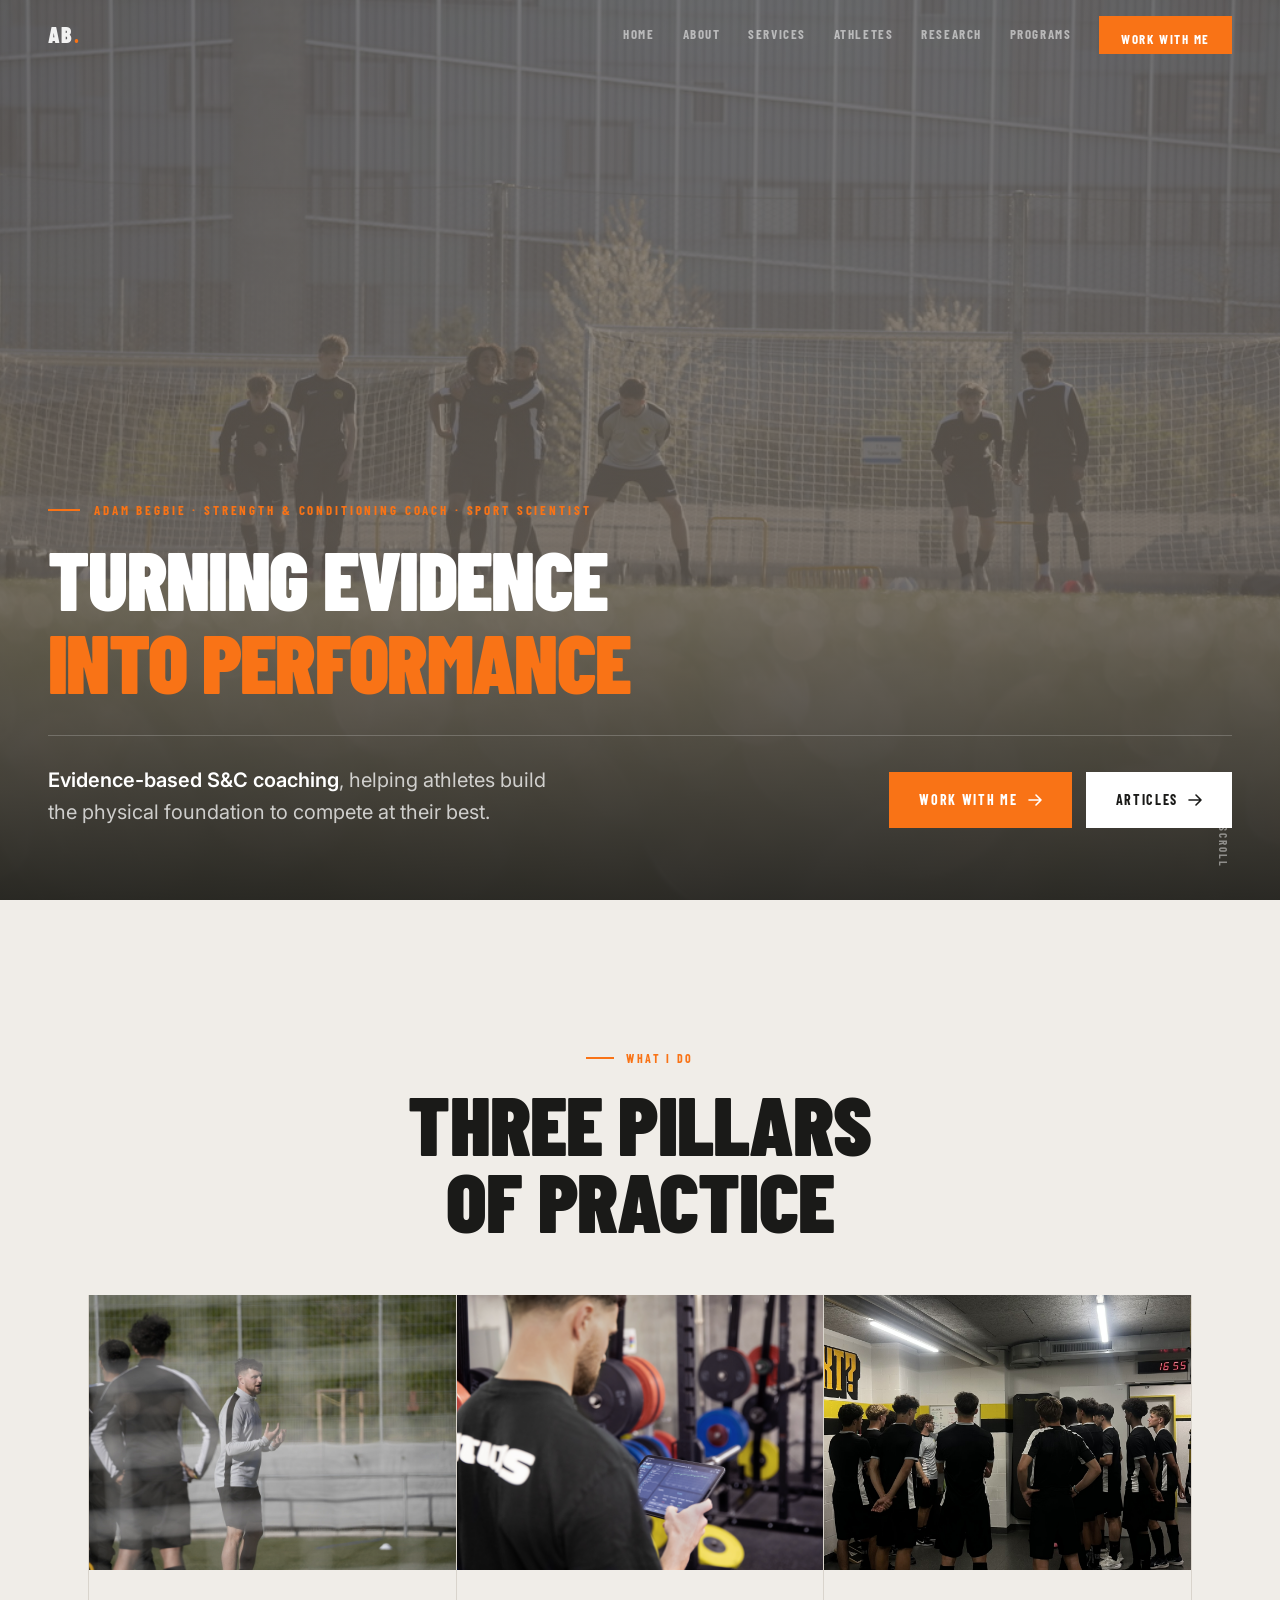
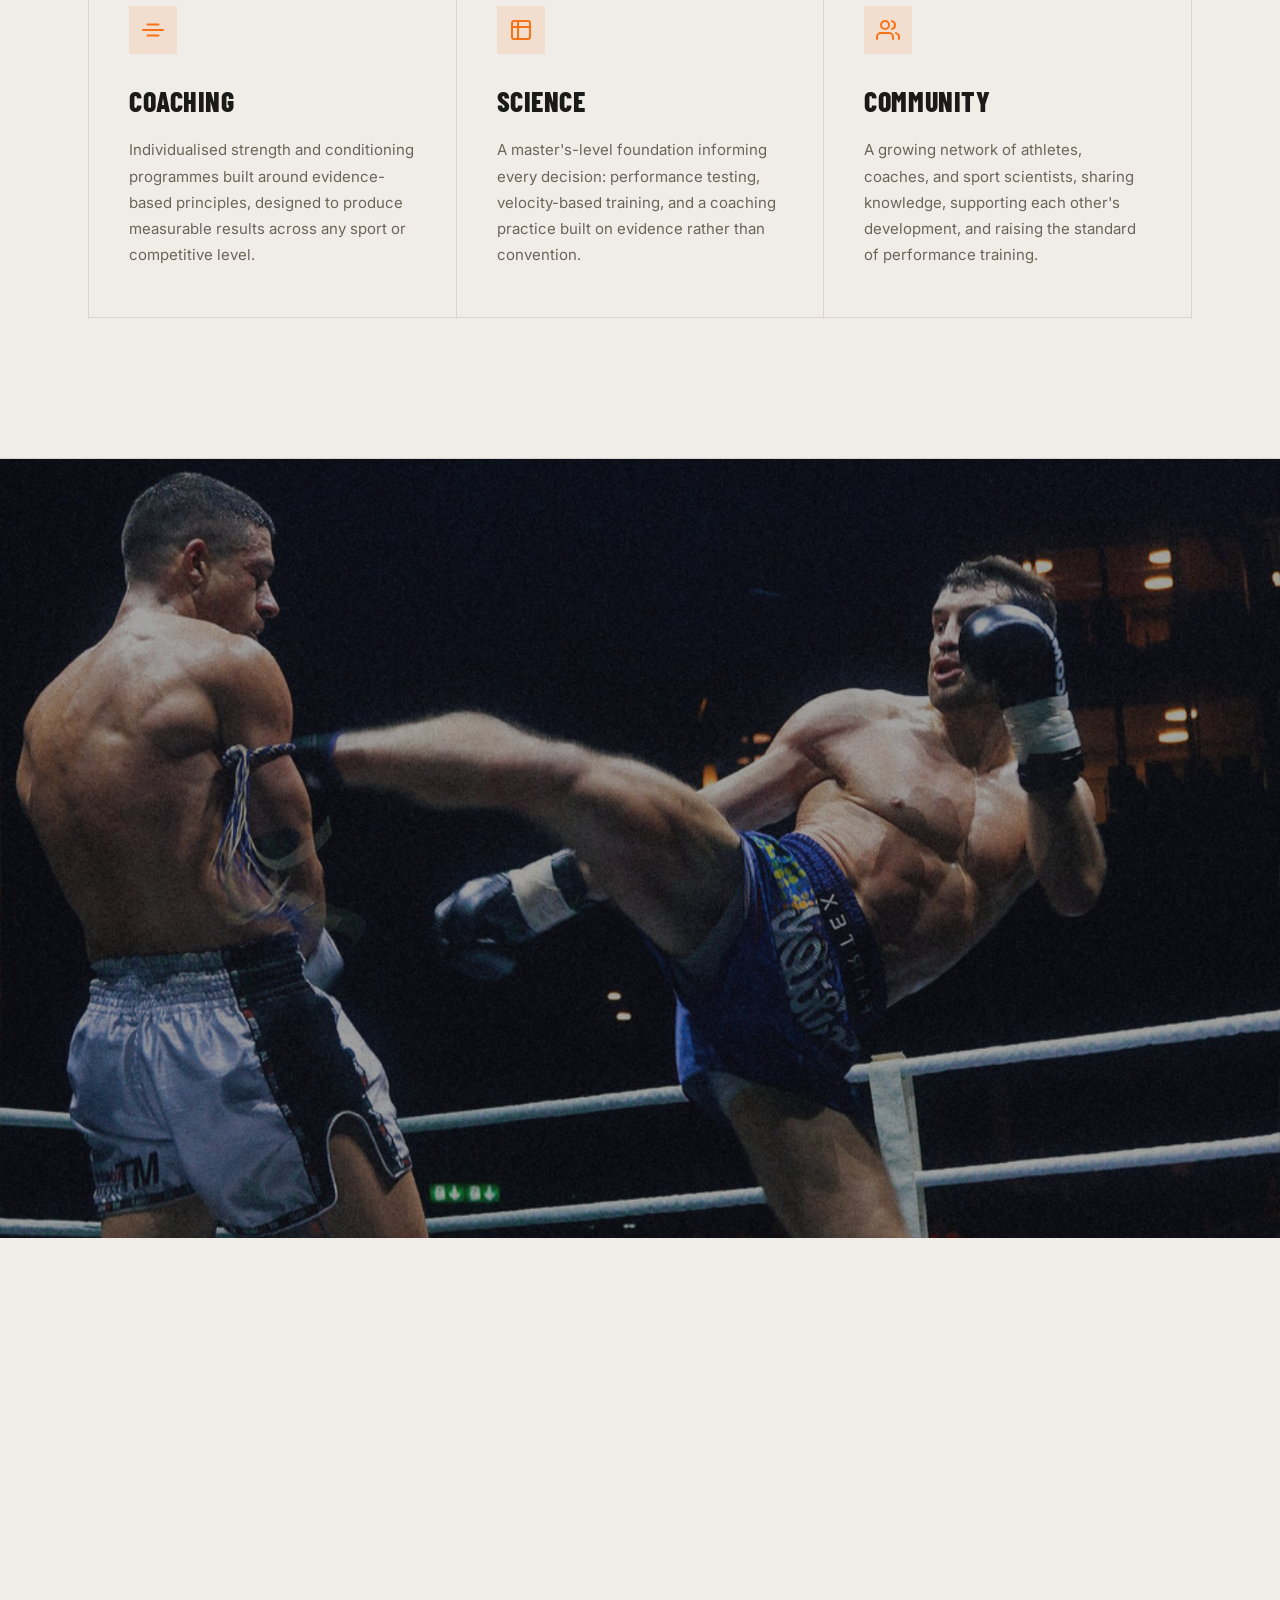
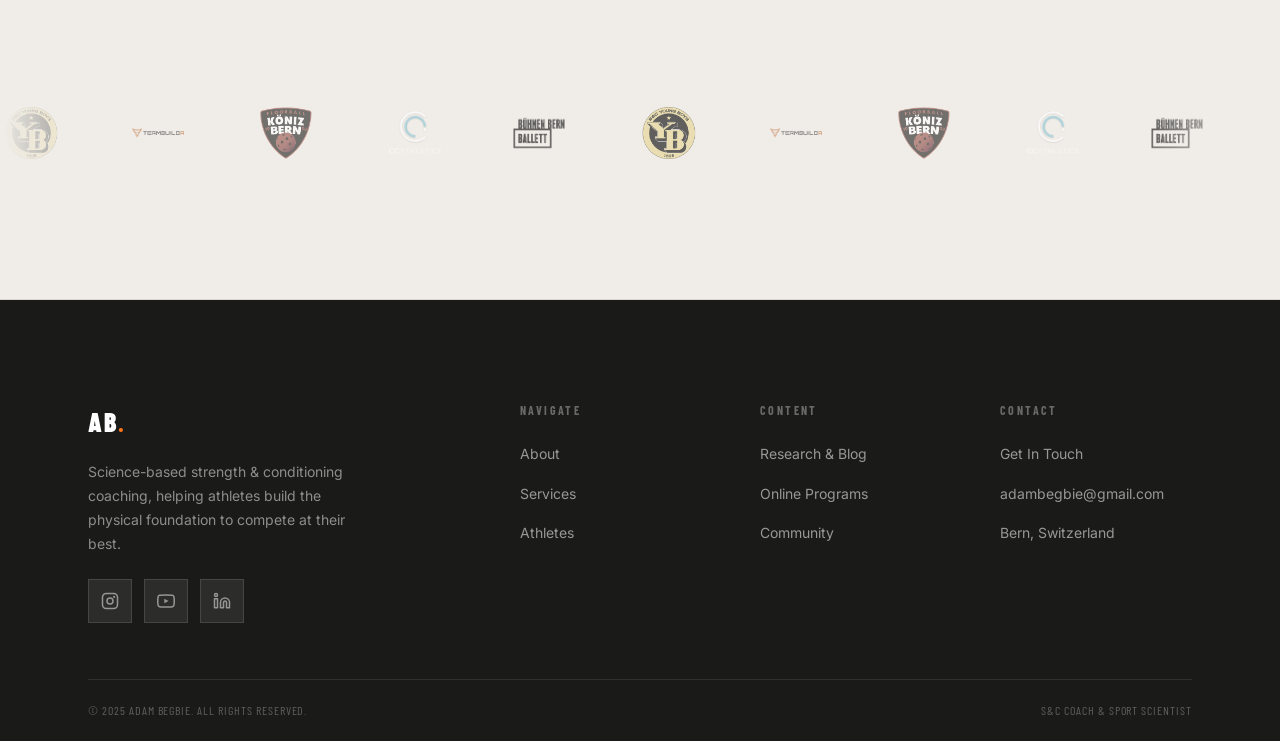
<file: index.html>
<!DOCTYPE html>
<html lang="en">
<head>
  <meta charset="UTF-8">
  <meta name="viewport" content="width=device-width, initial-scale=1.0">
  <title>Adam Begbie | Strength & Conditioning Coach & Sport Scientist</title>
  <meta name="description" content="Science-based strength and conditioning coaching for athletes who demand more. 1:1 coaching, online programming, performance testing, and sport science consultancy.">
  <meta property="og:title" content="Adam Begbie | S&C Coach & Sport Scientist">
  <meta property="og:description" content="Helping athletes build the physical foundation to compete at their best.">
  <meta property="og:image" content="assets/images/og-image.jpg">
  <meta property="og:type" content="website">
  <link rel="icon" href="assets/images/favicon.png">

  <link rel="preconnect" href="https://fonts.googleapis.com">
  <link rel="preconnect" href="https://fonts.gstatic.com" crossorigin>
  <link href="https://fonts.googleapis.com/css2?family=Barlow+Condensed:wght@700;800;900&family=Inter:wght@400;500;600&display=swap" rel="stylesheet">
  <link rel="stylesheet" href="styles.css">
</head>

<body class="is-home">
  <a href="#main" class="skip">Skip to main content</a>

  <!-- ── NAV ──────────────────────────────────── -->
  <nav id="nav" role="navigation" aria-label="Main navigation">
    <a href="index.html" class="nav-logo" aria-label="Adam Begbie">AB<b>.</b></a>

    <div class="nav-links">
      <a href="index.html" class="active">Home</a>
      <a href="about.html">About</a>
      <a href="services.html">Services</a>
      <a href="athletes.html">Athletes</a>
      <a href="blog.html">Research</a>
      <a href="training-programs.html">Programs</a>
      <a href="contact.html" class="nav-cta">Work With Me</a>
    </div>

    <button class="hamburger" id="ham" aria-label="Open menu" aria-expanded="false" aria-controls="mob-nav">
      <span></span><span></span><span></span>
    </button>
  </nav>

  <nav id="mob-nav" aria-label="Mobile navigation" aria-hidden="true">
    <a href="index.html"    class="mlink">Home</a>
    <a href="about.html"    class="mlink">About</a>
    <a href="services.html" class="mlink">Services</a>
    <a href="athletes.html" class="mlink">Athletes</a>
    <a href="blog.html"     class="mlink">Research</a>
    <a href="training-programs.html" class="mlink">Programs</a>
    <a href="contact.html"  class="mlink">Contact</a>
  </nav>

  <main id="main">

    <!-- ── HERO ─────────────────────────────────── -->
    <section id="hero" aria-label="Introduction">
      <div class="hero-img" aria-hidden="true">
        <!-- [PHOTO: Full-height hero portrait of Adam Begbie, athletic setting, high contrast] -->
        <img src="assets/images/hero-portrait.jpeg" alt="">
      </div>
      <div class="hero-overlay" aria-hidden="true"></div>

      <div class="hero-inner">
        <p class="hero-tag">Adam Begbie · Strength &amp; Conditioning Coach · Sport Scientist</p>

        <h1>
          <span class="hero-tagline-main">Turning Evidence<br><span>Into Performance</span></span>
        </h1>

        <div class="hero-rule" aria-hidden="true"></div>

        <div class="hero-foot">
          <p class="hero-tagline">
            <strong>Evidence-based S&amp;C coaching</strong>, helping athletes
            build the physical foundation to compete at their best.
          </p>
          <div class="hero-ctas">
            <a href="services.html" class="btn btn-fill">
              Work With Me
              <svg width="14" height="14" viewBox="0 0 14 14" fill="none" aria-hidden="true">
                <path d="M1 7h12M8 2l5 5-5 5" stroke="currentColor" stroke-width="1.6" stroke-linecap="round" stroke-linejoin="round"/>
              </svg>
            </a>
            <a href="blog.html" class="btn btn-light">
              Articles
              <svg width="14" height="14" viewBox="0 0 14 14" fill="none" aria-hidden="true">
                <path d="M1 7h12M8 2l5 5-5 5" stroke="currentColor" stroke-width="1.6" stroke-linecap="round" stroke-linejoin="round"/>
              </svg>
            </a>
          </div>
        </div>
      </div>

      <div class="scroll-hint" aria-hidden="true">
        <span>Scroll</span>
      </div>
    </section>

    <!-- ── WHAT I DO ──────────────────────────────── -->
    <section id="what-i-do" class="section-pad" aria-labelledby="wid-h">
      <div class="container">
        <div class="sr" style="text-align:center; margin-bottom: 56px;">
          <p class="lbl" style="justify-content:center">What I Do</p>
          <h2 class="section-head" id="wid-h">THREE PILLARS<br>OF PRACTICE</h2>
        </div>
        <div class="pillars">

          <div class="pillar sr">
            <div class="pillar-img">
              <img src="assets/images/coaching-pillars-of-practice.jpeg" alt="">
            </div>
            <div class="pillar-content">
              <div class="pillar-icon" aria-hidden="true">
                <svg viewBox="0 0 24 24" fill="none" stroke="currentColor" stroke-width="2" stroke-linecap="round" stroke-linejoin="round">
                  <path d="M6.5 6.5h11M6.5 17.5h11M4 12h16M2 12h2M20 12h2"/>
                </svg>
              </div>
              <h3>Coaching</h3>
              <p>Individualised strength and conditioning programmes built around evidence-based principles, designed to produce measurable results across any sport or competitive level.</p>
            </div>
          </div>

          <div class="pillar sr d2">
            <div class="pillar-img">
              <img src="assets/images/Science-pillars-of-practice.jpg" alt="">
            </div>
            <div class="pillar-content">
              <div class="pillar-icon" aria-hidden="true">
                <svg viewBox="0 0 24 24" fill="none" stroke="currentColor" stroke-width="2" stroke-linecap="round" stroke-linejoin="round">
                  <path d="M9 3H5a2 2 0 00-2 2v4m6-6h10a2 2 0 012 2v4M9 3v18m0 0h10a2 2 0 002-2V9M9 21H5a2 2 0 01-2-2V9m0 0h18"/>
                </svg>
              </div>
              <h3>Science</h3>
              <p>A master's-level foundation informing every decision: performance testing, velocity-based training, and a coaching practice built on evidence rather than convention.</p>
            </div>
          </div>

          <div class="pillar sr d3">
            <div class="pillar-img">
              <img src="assets/images/community-pillers-of-practice.jpeg" alt="">
            </div>
            <div class="pillar-content">
              <div class="pillar-icon" aria-hidden="true">
                <svg viewBox="0 0 24 24" fill="none" stroke="currentColor" stroke-width="2" stroke-linecap="round" stroke-linejoin="round">
                  <path d="M17 21v-2a4 4 0 00-4-4H5a4 4 0 00-4 4v2M9 11a4 4 0 100-8 4 4 0 000 8zM23 21v-2a4 4 0 00-3-3.87M16 3.13a4 4 0 010 7.75"/>
                </svg>
              </div>
              <h3>Community</h3>
              <p>A growing network of athletes, coaches, and sport scientists, sharing knowledge, supporting each other's development, and raising the standard of performance training.</p>
            </div>
          </div>

        </div>
      </div>
    </section>

    <!-- ── FEATURED QUOTE ─────────────────────────── -->
    <section id="featured-quote" class="dark" aria-label="Featured testimonial">
      <div class="quote-full-bg" aria-hidden="true">
        <img src="assets/images/Tim-Schlapbach.jpg" alt="">
      </div>
      <div class="container">
        <div class="quote-wrap sr">
          <span class="quote-mark" aria-hidden="true">&ldquo;</span>
          <blockquote>
            <p class="quote-text">
              Non-surgical ACL rehab. Back competing at the highest level. I had doubts. Adam never did. The process was precise, the science was sound, and fourteen weeks later the results did the talking.
            </p>
            <footer class="quote-attr">
              <img src="assets/images/Tim-Schlapbach-portrait.jpeg" alt="Tim Schlapbach" class="quote-avatar">
              <cite class="quote-name">Tim Schlapbach</cite>
              <span class="quote-role">Muay Thai Fighter · RWS Thailand</span>
            </footer>
          </blockquote>
        </div>
      </div>
    </section>

    <!-- ── BLOG TEASERS ───────────────────────────── -->
    <section id="home-blog" class="section-pad" aria-labelledby="blog-h">
      <div class="container">
        <div class="home-blog-top">
          <div class="sr">
            <p class="lbl">Research &amp; Writing</p>
            <h2 class="section-head" id="blog-h">LATEST<br>FROM THE LAB</h2>
          </div>
          <a href="blog.html" class="btn btn-outline sr d2">View All Writing</a>
        </div>

        <div class="card-grid card-grid--four">

          <article class="card sr">
            <div class="card-thumb">
              <img src="assets/images/Concurrent-Training.jpg" alt="Concurrent training">
            </div>
            <div class="card-body">
              <span class="card-tag tag-research">Research</span>
              <time class="card-date" datetime="2025-03">March 2025</time>
              <h3>The Interference Effect: From Foundational Theory to Modern Practice</h3>
              <p>A critical review tracing the interference effect from Hickson's 1980 study to the AMPK–mTOR conflict, and what modern evidence says about concurrent training.</p>
              <a href="interference-effect.html" class="card-link" aria-label="Read: The Interference Effect">
                Read More
                <svg width="14" height="10" viewBox="0 0 14 10" fill="none" aria-hidden="true">
                  <path d="M1 5h12M8 1l4 4-4 4" stroke="currentColor" stroke-width="1.5" stroke-linecap="round" stroke-linejoin="round"/>
                </svg>
              </a>
            </div>
          </article>

          <article class="card sr d1">
            <div class="card-thumb">
              <img src="assets/images/Conditioning.webp" alt="Athlete conditioning">
            </div>
            <div class="card-body">
              <span class="card-tag tag-thought">Thought Piece</span>
              <time class="card-date" datetime="2025-02">February 2025</time>
              <h3>Precision Over Punishment: A New Philosophy of Conditioning</h3>
              <p>A challenge to the exhaustion culture in conditioning, arguing for a precision-based approach that minimises collateral stress while targeting specific adaptations.</p>
              <a href="precision-conditioning.html" class="card-link" aria-label="Read: Precision Over Punishment">
                Read More
                <svg width="14" height="10" viewBox="0 0 14 10" fill="none" aria-hidden="true">
                  <path d="M1 5h12M8 1l4 4-4 4" stroke="currentColor" stroke-width="1.5" stroke-linecap="round" stroke-linejoin="round"/>
                </svg>
              </a>
            </div>
          </article>

          <article class="card sr d2">
            <div class="card-thumb">
              <img src="assets/images/Wicket-Runs.jpg" alt="Wicket runs sprint training">
            </div>
            <div class="card-body">
              <span class="card-tag tag-thought">Thought Piece</span>
              <time class="card-date" datetime="2025-04">April 2025</time>
              <h3>A-Skips Are a Waste of Time</h3>
              <p>A case for replacing traditional sprint drills with wicket-based training, and why a constraints-led approach develops sprint mechanics more effectively.</p>
              <a href="a-skips.html" class="card-link" aria-label="Read: A-Skips Are a Waste of Time">
                Read More
                <svg width="14" height="10" viewBox="0 0 14 10" fill="none" aria-hidden="true">
                  <path d="M1 5h12M8 1l4 4-4 4" stroke="currentColor" stroke-width="1.5" stroke-linecap="round" stroke-linejoin="round"/>
                </svg>
              </a>
            </div>
          </article>

          <article class="card sr d3">
            <div class="card-thumb">
              <img src="assets/images/Overspeed-Training.webp" alt="Overspeed sprint training">
            </div>
            <div class="card-body">
              <span class="card-tag tag-research">Research</span>
              <time class="card-date" datetime="2025-05">May 2025</time>
              <h3>Is Overspeed Training Effective for Maximal Sprint Speed?</h3>
              <p>A critical evaluation of the evidence behind overspeed training: the biomechanics, current literature, and practical recommendations for coaches.</p>
              <a href="overspeed-training.html" class="card-link" aria-label="Read: Overspeed Training">
                Read More
                <svg width="14" height="10" viewBox="0 0 14 10" fill="none" aria-hidden="true">
                  <path d="M1 5h12M8 1l4 4-4 4" stroke="currentColor" stroke-width="1.5" stroke-linecap="round" stroke-linejoin="round"/>
                </svg>
              </a>
            </div>
          </article>

        </div>
      </div>
    </section>

    <!-- ── PARTNERS ───────────────────────────────── -->
    <section id="partners" class="section-pad" aria-label="Partners and affiliations">
      <div class="container">
        <p class="partners-intro sr">Trusted by &amp; affiliated with</p>
        <h2 class="partners-heading sr">Organisations &amp; Partners</h2>
      </div>
      <div class="partners-strip">
        <div class="partners-track" aria-label="Partner logos">
          <div class="partner-logo"><img src="assets/images/Partner-logo-1.png" alt="Partner 1"></div>
          <div class="partner-logo"><img src="assets/images/Partner-logo-2.png" alt="Partner 2"></div>
          <div class="partner-logo"><img src="assets/images/Partner-logo-3.png" alt="Partner 3"></div>
          <div class="partner-logo"><img src="assets/images/Partner-logo-4.png" alt="Partner 4"></div>
          <div class="partner-logo"><img src="assets/images/Partner-logo-5.png" alt="Partner 5"></div>
          <div class="partner-logo" aria-hidden="true"><img src="assets/images/Partner-logo-1.png" alt=""></div>
          <div class="partner-logo" aria-hidden="true"><img src="assets/images/Partner-logo-2.png" alt=""></div>
          <div class="partner-logo" aria-hidden="true"><img src="assets/images/Partner-logo-3.png" alt=""></div>
          <div class="partner-logo" aria-hidden="true"><img src="assets/images/Partner-logo-4.png" alt=""></div>
          <div class="partner-logo" aria-hidden="true"><img src="assets/images/Partner-logo-5.png" alt=""></div>
          <div class="partner-logo" aria-hidden="true"><img src="assets/images/Partner-logo-1.png" alt=""></div>
          <div class="partner-logo" aria-hidden="true"><img src="assets/images/Partner-logo-2.png" alt=""></div>
          <div class="partner-logo" aria-hidden="true"><img src="assets/images/Partner-logo-3.png" alt=""></div>
          <div class="partner-logo" aria-hidden="true"><img src="assets/images/Partner-logo-4.png" alt=""></div>
          <div class="partner-logo" aria-hidden="true"><img src="assets/images/Partner-logo-5.png" alt=""></div>
          <div class="partner-logo" aria-hidden="true"><img src="assets/images/Partner-logo-1.png" alt=""></div>
          <div class="partner-logo" aria-hidden="true"><img src="assets/images/Partner-logo-2.png" alt=""></div>
          <div class="partner-logo" aria-hidden="true"><img src="assets/images/Partner-logo-3.png" alt=""></div>
          <div class="partner-logo" aria-hidden="true"><img src="assets/images/Partner-logo-4.png" alt=""></div>
          <div class="partner-logo" aria-hidden="true"><img src="assets/images/Partner-logo-5.png" alt=""></div>
        </div>
      </div>
    </section>

  </main>

  <!-- ── FOOTER ──────────────────────────────────── -->
  <footer role="contentinfo">
    <div class="container">
      <div class="footer-grid">
        <div class="footer-brand">
          <a href="index.html" class="nav-logo">AB<b>.</b></a>
          <p>Science-based strength &amp; conditioning coaching, helping athletes build the physical foundation to compete at their best.</p>
          <div class="socials" aria-label="Social media links">
            <a href="https://www.instagram.com/adamathletik/#" class="social-btn" aria-label="Instagram" target="_blank" rel="noopener noreferrer">
              <svg viewBox="0 0 24 24" fill="none" stroke="currentColor" stroke-width="2" stroke-linecap="round" stroke-linejoin="round"><rect x="2" y="2" width="20" height="20" rx="5"/><circle cx="12" cy="12" r="4"/><circle cx="17.5" cy="6.5" r=".5" fill="currentColor"/></svg>
            </a>
            <a href="https://youtube.com/@adambegbie4595?si=CycsUvRPD9QI_giy" class="social-btn" aria-label="YouTube" target="_blank" rel="noopener noreferrer">
              <svg viewBox="0 0 24 24" fill="none" stroke="currentColor" stroke-width="2" stroke-linecap="round" stroke-linejoin="round"><path d="M22.54 6.42a2.78 2.78 0 00-1.95-1.96C18.88 4 12 4 12 4s-6.88 0-8.59.46A2.78 2.78 0 001.46 6.42 29 29 0 001 12a29 29 0 00.46 5.58 2.78 2.78 0 001.95 1.96C5.12 20 12 20 12 20s6.88 0 8.59-.46a2.78 2.78 0 001.95-1.96A29 29 0 0023 12a29 29 0 00-.46-5.58z"/><polygon points="9.75 15.02 15.5 12 9.75 8.98 9.75 15.02" fill="currentColor" stroke="none"/></svg>
            </a>
            <a href="https://www.linkedin.com/in/adam-begbie-0b9b06232/" class="social-btn" aria-label="LinkedIn" target="_blank" rel="noopener noreferrer">
              <svg viewBox="0 0 24 24" fill="none" stroke="currentColor" stroke-width="2" stroke-linecap="round" stroke-linejoin="round"><path d="M16 8a6 6 0 016 6v7h-4v-7a2 2 0 00-2-2 2 2 0 00-2 2v7h-4v-7a6 6 0 016-6z"/><rect x="2" y="9" width="4" height="12"/><circle cx="4" cy="4" r="2"/></svg>
            </a>
            </div>
        </div>

        <div class="footer-col">
          <h4>Navigate</h4>
          <ul>
            <li><a href="about.html">About</a></li>
            <li><a href="services.html">Services</a></li>
            <li><a href="athletes.html">Athletes</a></li>
            
          </ul>
        </div>

        <div class="footer-col">
          <h4>Content</h4>
          <ul>
            <li><a href="blog.html">Research &amp; Blog</a></li>
            <li><a href="training-programs.html">Online Programs</a></li>
            <li><a href="community.html">Community</a></li>
          </ul>
        </div>

        <div class="footer-col">
          <h4>Contact</h4>
          <ul>
            <li><a href="contact.html">Get In Touch</a></li>
            <li><a href="mailto:adambegbie@gmail.com">adambegbie@gmail.com</a></li>
            <li><a href="#">Bern, Switzerland</a></li>
          </ul>
        </div>
      </div>

      <div class="footer-bottom">
        <span>&copy; 2025 Adam Begbie. All rights reserved.</span>
        <span>S&amp;C Coach &amp; Sport Scientist</span>
      </div>
    </div>
  </footer>

  <script src="main.js"></script>
</body>
</html>
</file>
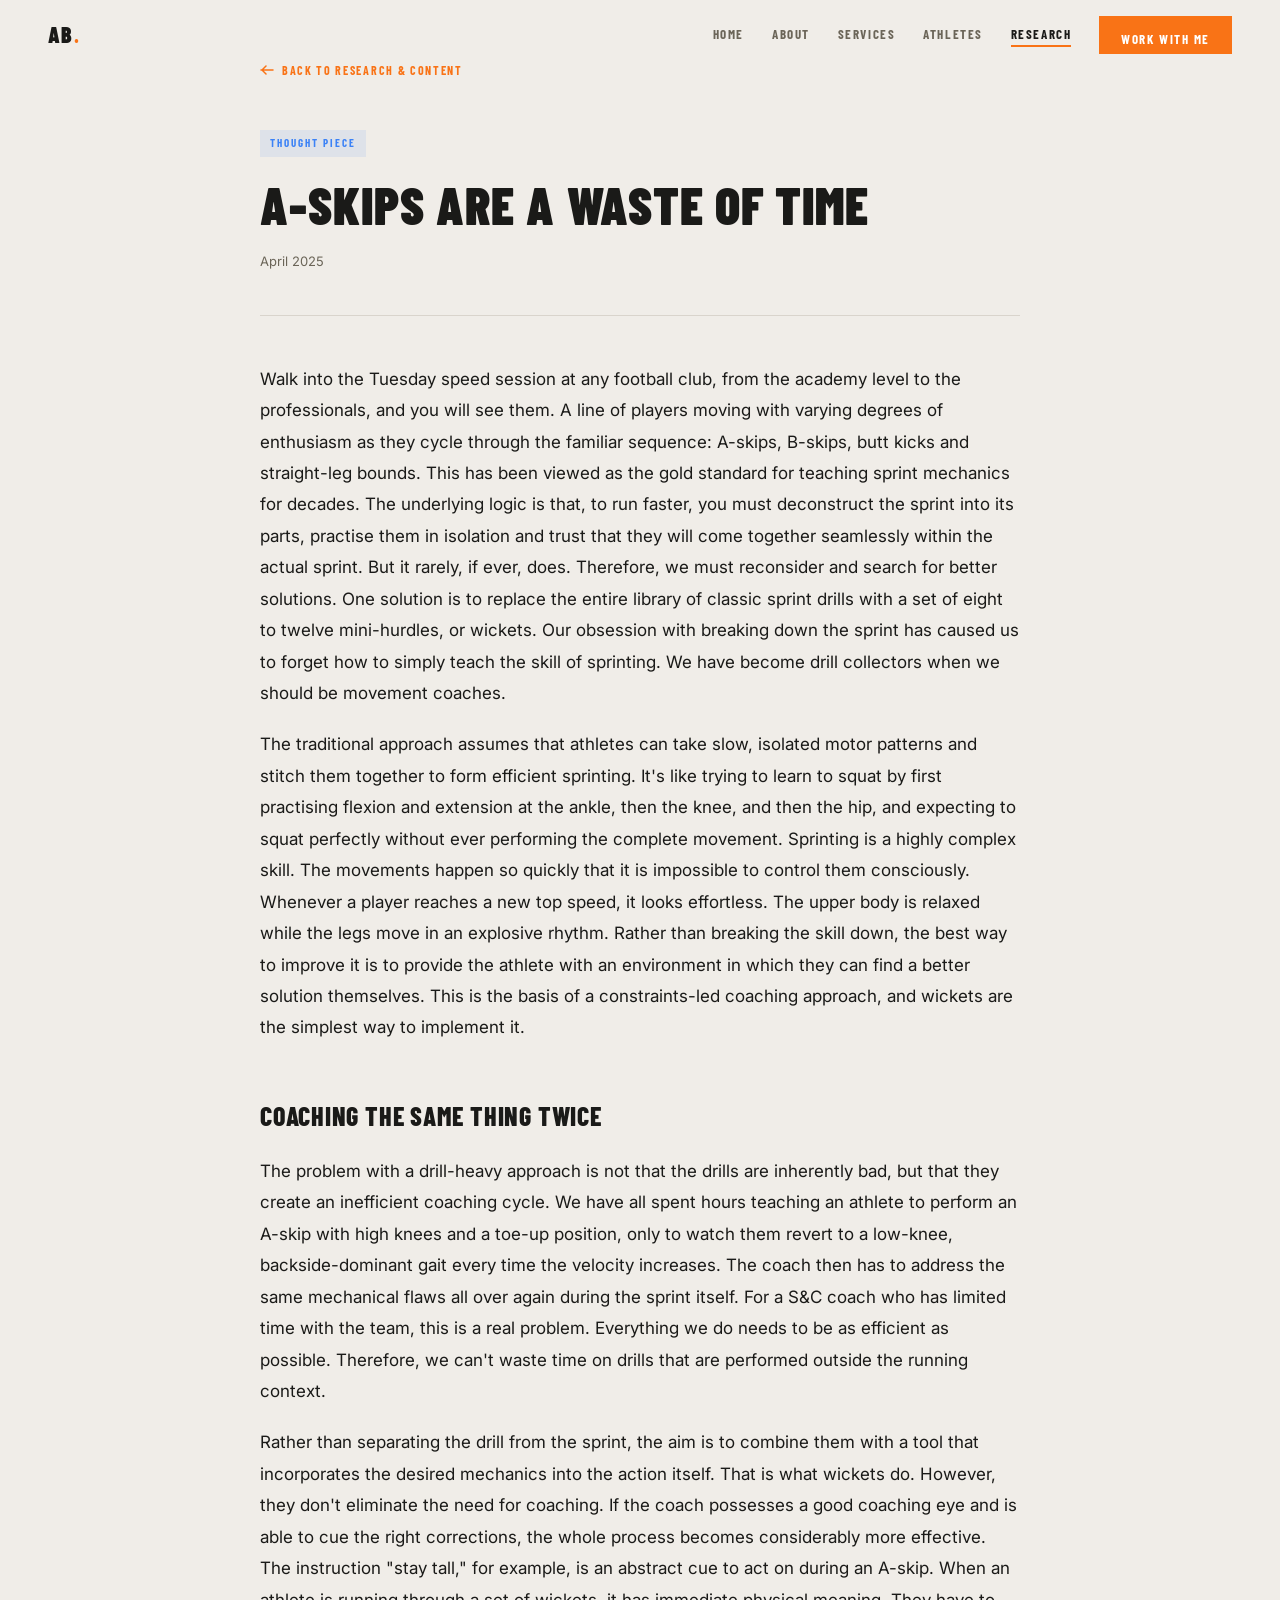
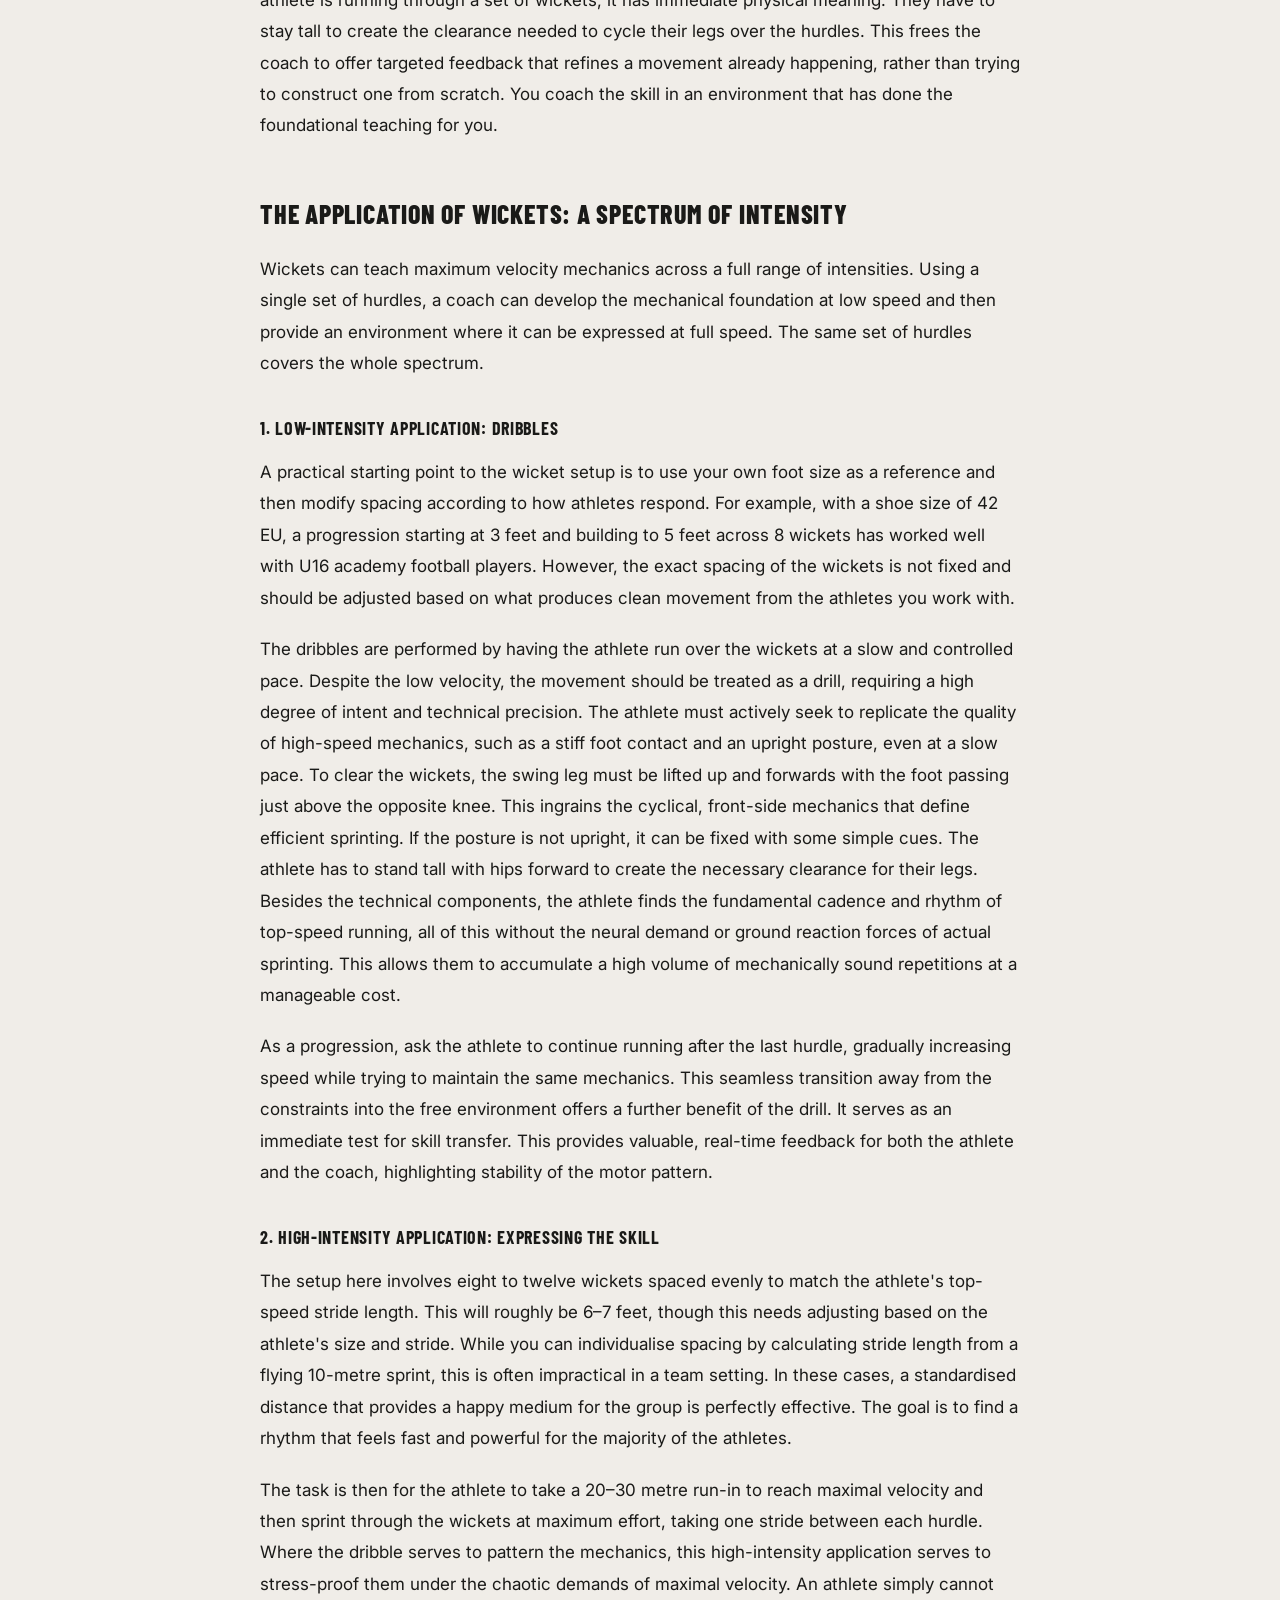
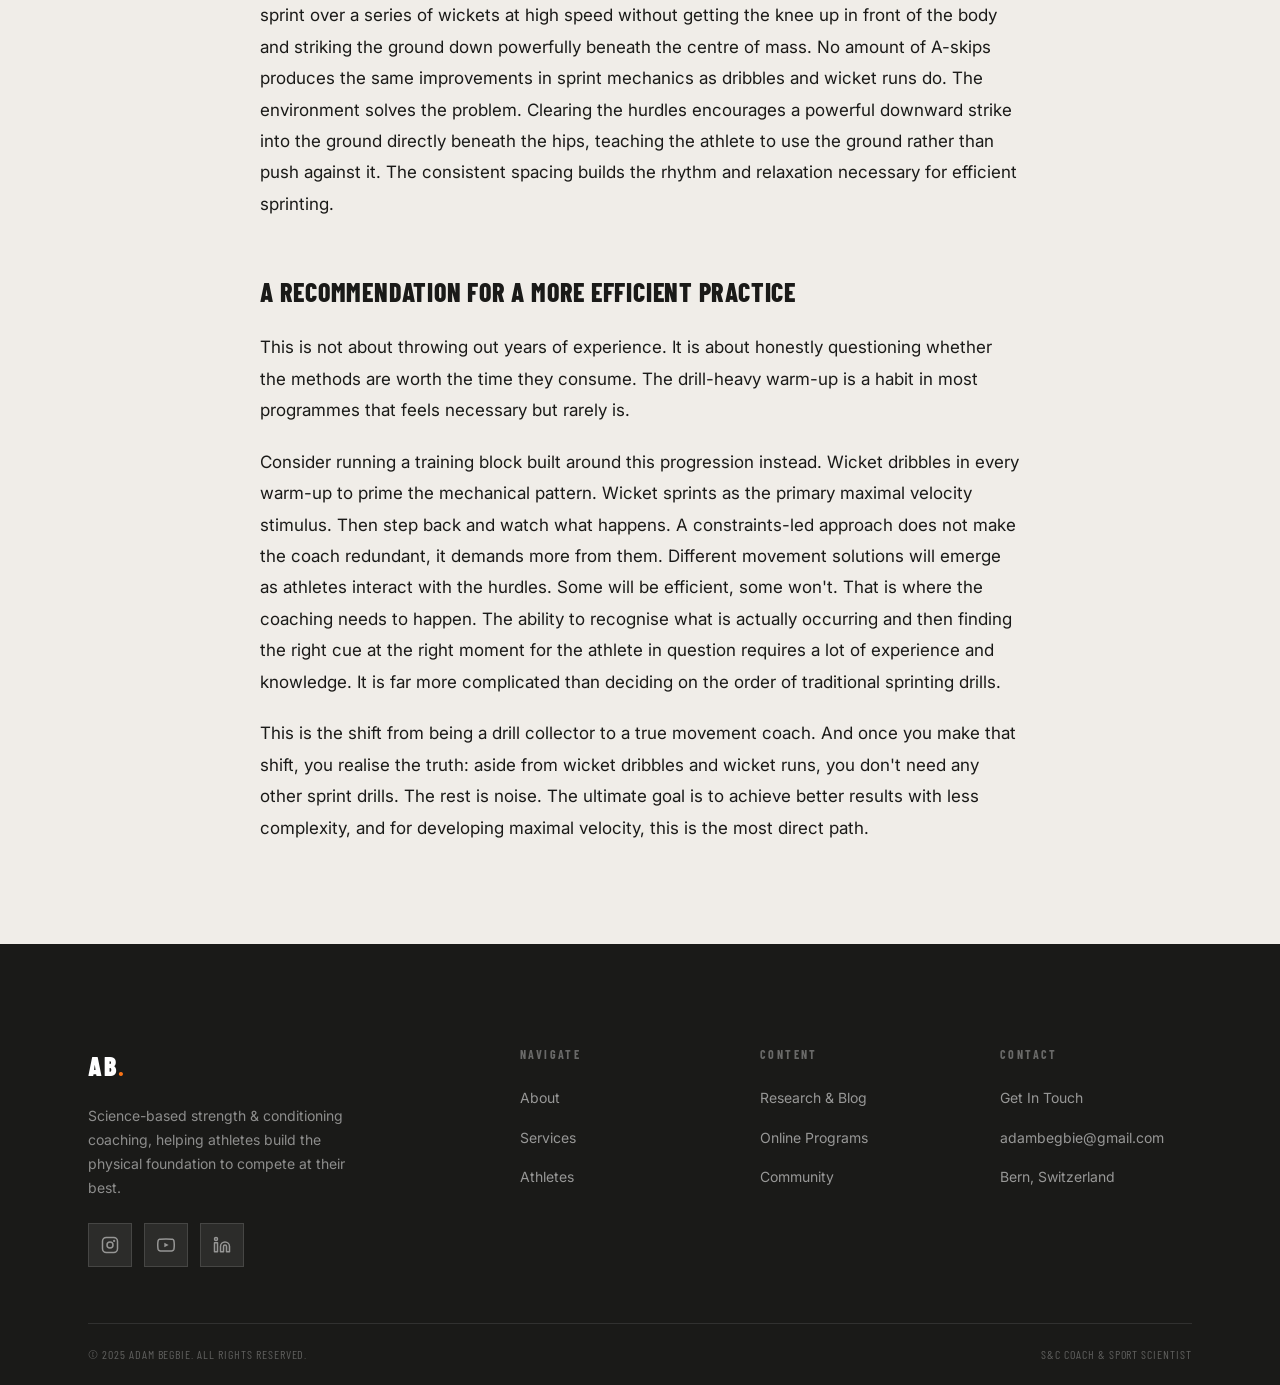
<file: a-skips.html>
<!DOCTYPE html>
<html lang="en">
<head>
  <meta charset="UTF-8">
  <meta name="viewport" content="width=device-width, initial-scale=1.0">
  <title>A-Skips Are a Waste of Time | Adam Begbie</title>
  <meta name="description" content="A case for replacing traditional sprint drills with wicket-based training, and why a constraints-led approach develops sprint mechanics more effectively.">
  <link rel="icon" href="assets/images/favicon.png">
  <link rel="preconnect" href="https://fonts.googleapis.com">
  <link rel="preconnect" href="https://fonts.gstatic.com" crossorigin>
  <link href="https://fonts.googleapis.com/css2?family=Barlow+Condensed:wght@700;800;900&family=Inter:wght@400;500;600&display=swap" rel="stylesheet">
  <link rel="stylesheet" href="styles.css">
</head>

<body>
  <a href="#main" class="skip">Skip to main content</a>

  <nav id="nav" role="navigation" aria-label="Main navigation">
    <a href="index.html" class="nav-logo">AB<b>.</b></a>
    <div class="nav-links">
      <a href="index.html">Home</a>
      <a href="about.html">About</a>
      <a href="services.html">Services</a>
      <a href="athletes.html">Athletes</a>
      <a href="blog.html" class="active">Research</a>
      <a href="contact.html" class="nav-cta">Work With Me</a>
    </div>
    <button class="hamburger" id="ham" aria-label="Open menu" aria-expanded="false" aria-controls="mob-nav">
      <span></span><span></span><span></span>
    </button>
  </nav>

  <nav id="mob-nav" aria-label="Mobile navigation" aria-hidden="true">
    <a href="index.html"    class="mlink">Home</a>
    <a href="about.html"    class="mlink">About</a>
    <a href="services.html" class="mlink">Services</a>
    <a href="athletes.html" class="mlink">Athletes</a>
    <a href="blog.html"     class="mlink">Research</a>
    <a href="training-programs.html" class="mlink">Programs</a>
    <a href="contact.html"  class="mlink">Contact</a>
  </nav>

  <main id="main">
    <div class="container">
      <div class="article-wrap">

        <a href="blog.html" class="article-back">
          <svg width="14" height="10" viewBox="0 0 14 10" fill="none" aria-hidden="true">
            <path d="M1 5h12M8 1l4 4-4 4" stroke="currentColor" stroke-width="1.5" stroke-linecap="round" stroke-linejoin="round"/>
          </svg>
          Back to Research &amp; Content
        </a>

        <header class="article-header">
          <span class="card-tag tag-thought">Thought Piece</span>
          <h1 class="article-title">A-Skips Are a Waste of Time</h1>
          <time class="article-date" datetime="2025-04">April 2025</time>
        </header>

        <div class="article-body">

          <p>Walk into the Tuesday speed session at any football club, from the academy level to the professionals, and you will see them. A line of players moving with varying degrees of enthusiasm as they cycle through the familiar sequence: A-skips, B-skips, butt kicks and straight-leg bounds. This has been viewed as the gold standard for teaching sprint mechanics for decades. The underlying logic is that, to run faster, you must deconstruct the sprint into its parts, practise them in isolation and trust that they will come together seamlessly within the actual sprint. But it rarely, if ever, does. Therefore, we must reconsider and search for better solutions. One solution is to replace the entire library of classic sprint drills with a set of eight to twelve mini-hurdles, or wickets. Our obsession with breaking down the sprint has caused us to forget how to simply teach the skill of sprinting. We have become drill collectors when we should be movement coaches.</p>

          <p>The traditional approach assumes that athletes can take slow, isolated motor patterns and stitch them together to form efficient sprinting. It's like trying to learn to squat by first practising flexion and extension at the ankle, then the knee, and then the hip, and expecting to squat perfectly without ever performing the complete movement. Sprinting is a highly complex skill. The movements happen so quickly that it is impossible to control them consciously. Whenever a player reaches a new top speed, it looks effortless. The upper body is relaxed while the legs move in an explosive rhythm. Rather than breaking the skill down, the best way to improve it is to provide the athlete with an environment in which they can find a better solution themselves. This is the basis of a constraints-led coaching approach, and wickets are the simplest way to implement it.</p>

          <h2>Coaching the Same Thing Twice</h2>

          <p>The problem with a drill-heavy approach is not that the drills are inherently bad, but that they create an inefficient coaching cycle. We have all spent hours teaching an athlete to perform an A-skip with high knees and a toe-up position, only to watch them revert to a low-knee, backside-dominant gait every time the velocity increases. The coach then has to address the same mechanical flaws all over again during the sprint itself. For a S&amp;C coach who has limited time with the team, this is a real problem. Everything we do needs to be as efficient as possible. Therefore, we can't waste time on drills that are performed outside the running context.</p>

          <p>Rather than separating the drill from the sprint, the aim is to combine them with a tool that incorporates the desired mechanics into the action itself. That is what wickets do. However, they don't eliminate the need for coaching. If the coach possesses a good coaching eye and is able to cue the right corrections, the whole process becomes considerably more effective. The instruction "stay tall," for example, is an abstract cue to act on during an A-skip. When an athlete is running through a set of wickets, it has immediate physical meaning. They have to stay tall to create the clearance needed to cycle their legs over the hurdles. This frees the coach to offer targeted feedback that refines a movement already happening, rather than trying to construct one from scratch. You coach the skill in an environment that has done the foundational teaching for you.</p>

          <h2>The Application of Wickets: A Spectrum of Intensity</h2>

          <p>Wickets can teach maximum velocity mechanics across a full range of intensities. Using a single set of hurdles, a coach can develop the mechanical foundation at low speed and then provide an environment where it can be expressed at full speed. The same set of hurdles covers the whole spectrum.</p>

          <h3>1. Low-Intensity Application: Dribbles</h3>

          <p>A practical starting point to the wicket setup is to use your own foot size as a reference and then modify spacing according to how athletes respond. For example, with a shoe size of 42 EU, a progression starting at 3 feet and building to 5 feet across 8 wickets has worked well with U16 academy football players. However, the exact spacing of the wickets is not fixed and should be adjusted based on what produces clean movement from the athletes you work with.</p>

          <p>The dribbles are performed by having the athlete run over the wickets at a slow and controlled pace. Despite the low velocity, the movement should be treated as a drill, requiring a high degree of intent and technical precision. The athlete must actively seek to replicate the quality of high-speed mechanics, such as a stiff foot contact and an upright posture, even at a slow pace. To clear the wickets, the swing leg must be lifted up and forwards with the foot passing just above the opposite knee. This ingrains the cyclical, front-side mechanics that define efficient sprinting. If the posture is not upright, it can be fixed with some simple cues. The athlete has to stand tall with hips forward to create the necessary clearance for their legs. Besides the technical components, the athlete finds the fundamental cadence and rhythm of top-speed running, all of this without the neural demand or ground reaction forces of actual sprinting. This allows them to accumulate a high volume of mechanically sound repetitions at a manageable cost.</p>

          <p>As a progression, ask the athlete to continue running after the last hurdle, gradually increasing speed while trying to maintain the same mechanics. This seamless transition away from the constraints into the free environment offers a further benefit of the drill. It serves as an immediate test for skill transfer. This provides valuable, real-time feedback for both the athlete and the coach, highlighting stability of the motor pattern.</p>

          <h3>2. High-Intensity Application: Expressing the Skill</h3>

          <p>The setup here involves eight to twelve wickets spaced evenly to match the athlete's top-speed stride length. This will roughly be 6–7 feet, though this needs adjusting based on the athlete's size and stride. While you can individualise spacing by calculating stride length from a flying 10-metre sprint, this is often impractical in a team setting. In these cases, a standardised distance that provides a happy medium for the group is perfectly effective. The goal is to find a rhythm that feels fast and powerful for the majority of the athletes.</p>

          <p>The task is then for the athlete to take a 20–30 metre run-in to reach maximal velocity and then sprint through the wickets at maximum effort, taking one stride between each hurdle. Where the dribble serves to pattern the mechanics, this high-intensity application serves to stress-proof them under the chaotic demands of maximal velocity. An athlete simply cannot sprint over a series of wickets at high speed without getting the knee up in front of the body and striking the ground down powerfully beneath the centre of mass. No amount of A-skips produces the same improvements in sprint mechanics as dribbles and wicket runs do. The environment solves the problem. Clearing the hurdles encourages a powerful downward strike into the ground directly beneath the hips, teaching the athlete to use the ground rather than push against it. The consistent spacing builds the rhythm and relaxation necessary for efficient sprinting.</p>

          <h2>A Recommendation for a More Efficient Practice</h2>

          <p>This is not about throwing out years of experience. It is about honestly questioning whether the methods are worth the time they consume. The drill-heavy warm-up is a habit in most programmes that feels necessary but rarely is.</p>

          <p>Consider running a training block built around this progression instead. Wicket dribbles in every warm-up to prime the mechanical pattern. Wicket sprints as the primary maximal velocity stimulus. Then step back and watch what happens. A constraints-led approach does not make the coach redundant, it demands more from them. Different movement solutions will emerge as athletes interact with the hurdles. Some will be efficient, some won't. That is where the coaching needs to happen. The ability to recognise what is actually occurring and then finding the right cue at the right moment for the athlete in question requires a lot of experience and knowledge. It is far more complicated than deciding on the order of traditional sprinting drills.</p>

          <p>This is the shift from being a drill collector to a true movement coach. And once you make that shift, you realise the truth: aside from wicket dribbles and wicket runs, you don't need any other sprint drills. The rest is noise. The ultimate goal is to achieve better results with less complexity, and for developing maximal velocity, this is the most direct path.</p>

        </div>

      </div>
    </div>
  </main>

  <footer role="contentinfo">
    <div class="container">
      <div class="footer-grid">
        <div class="footer-brand">
          <a href="index.html" class="nav-logo">AB<b>.</b></a>
          <p>Science-based strength &amp; conditioning coaching, helping athletes build the physical foundation to compete at their best.</p>
          <div class="socials">
            <a href="https://www.instagram.com/adamathletik/#" class="social-btn" aria-label="Instagram" target="_blank" rel="noopener noreferrer"><svg viewBox="0 0 24 24" fill="none" stroke="currentColor" stroke-width="2" stroke-linecap="round" stroke-linejoin="round"><rect x="2" y="2" width="20" height="20" rx="5"/><circle cx="12" cy="12" r="4"/><circle cx="17.5" cy="6.5" r=".5" fill="currentColor"/></svg></a>
            <a href="https://youtube.com/?si=CycsUvRPD9QI_giy" class="social-btn" aria-label="YouTube" target="_blank" rel="noopener noreferrer"><svg viewBox="0 0 24 24" fill="none" stroke="currentColor" stroke-width="2" stroke-linecap="round" stroke-linejoin="round"><path d="M22.54 6.42a2.78 2.78 0 00-1.95-1.96C18.88 4 12 4 12 4s-6.88 0-8.59.46A2.78 2.78 0 001.46 6.42 29 29 0 001 12a29 29 0 00.46 5.58 2.78 2.78 0 001.95 1.96C5.12 20 12 20 12 20s6.88 0 8.59-.46a2.78 2.78 0 001.95-1.96A29 29 0 0023 12a29 29 0 00-.46-5.58z"/><polygon points="9.75 15.02 15.5 12 9.75 8.98 9.75 15.02" fill="currentColor" stroke="none"/></svg></a><a href="https://www.linkedin.com/in/adam-begbie-0b9b06232/" class="social-btn" aria-label="LinkedIn" target="_blank" rel="noopener noreferrer"><svg viewBox="0 0 24 24" fill="none" stroke="currentColor" stroke-width="2" stroke-linecap="round" stroke-linejoin="round"><path d="M16 8a6 6 0 016 6v7h-4v-7a2 2 0 00-2-2 2 2 0 00-2 2v7h-4v-7a6 6 0 016-6z"/><rect x="2" y="9" width="4" height="12"/><circle cx="4" cy="4" r="2"/></svg></a>
            </div>
        </div>
        <div class="footer-col"><h4>Navigate</h4><ul><li><a href="about.html">About</a></li><li><a href="services.html">Services</a></li><li><a href="athletes.html">Athletes</a></li></ul></div>
        <div class="footer-col"><h4>Content</h4><ul><li><a href="blog.html">Research &amp; Blog</a></li><li><a href="training-programs.html">Online Programs</a></li><li><a href="community.html">Community</a></li></ul></div>
        <div class="footer-col"><h4>Contact</h4><ul><li><a href="contact.html">Get In Touch</a></li><li><a href="mailto:adambegbie@gmail.com">adambegbie@gmail.com</a></li><li><a href="#">Bern, Switzerland</a></li></ul></div>
      </div>
      <div class="footer-bottom">
        <span>&copy; 2025 Adam Begbie. All rights reserved.</span>
        <span>S&amp;C Coach &amp; Sport Scientist</span>
      </div>
    </div>
  </footer>

  <script src="main.js"></script>
</body>
</html>
</file>
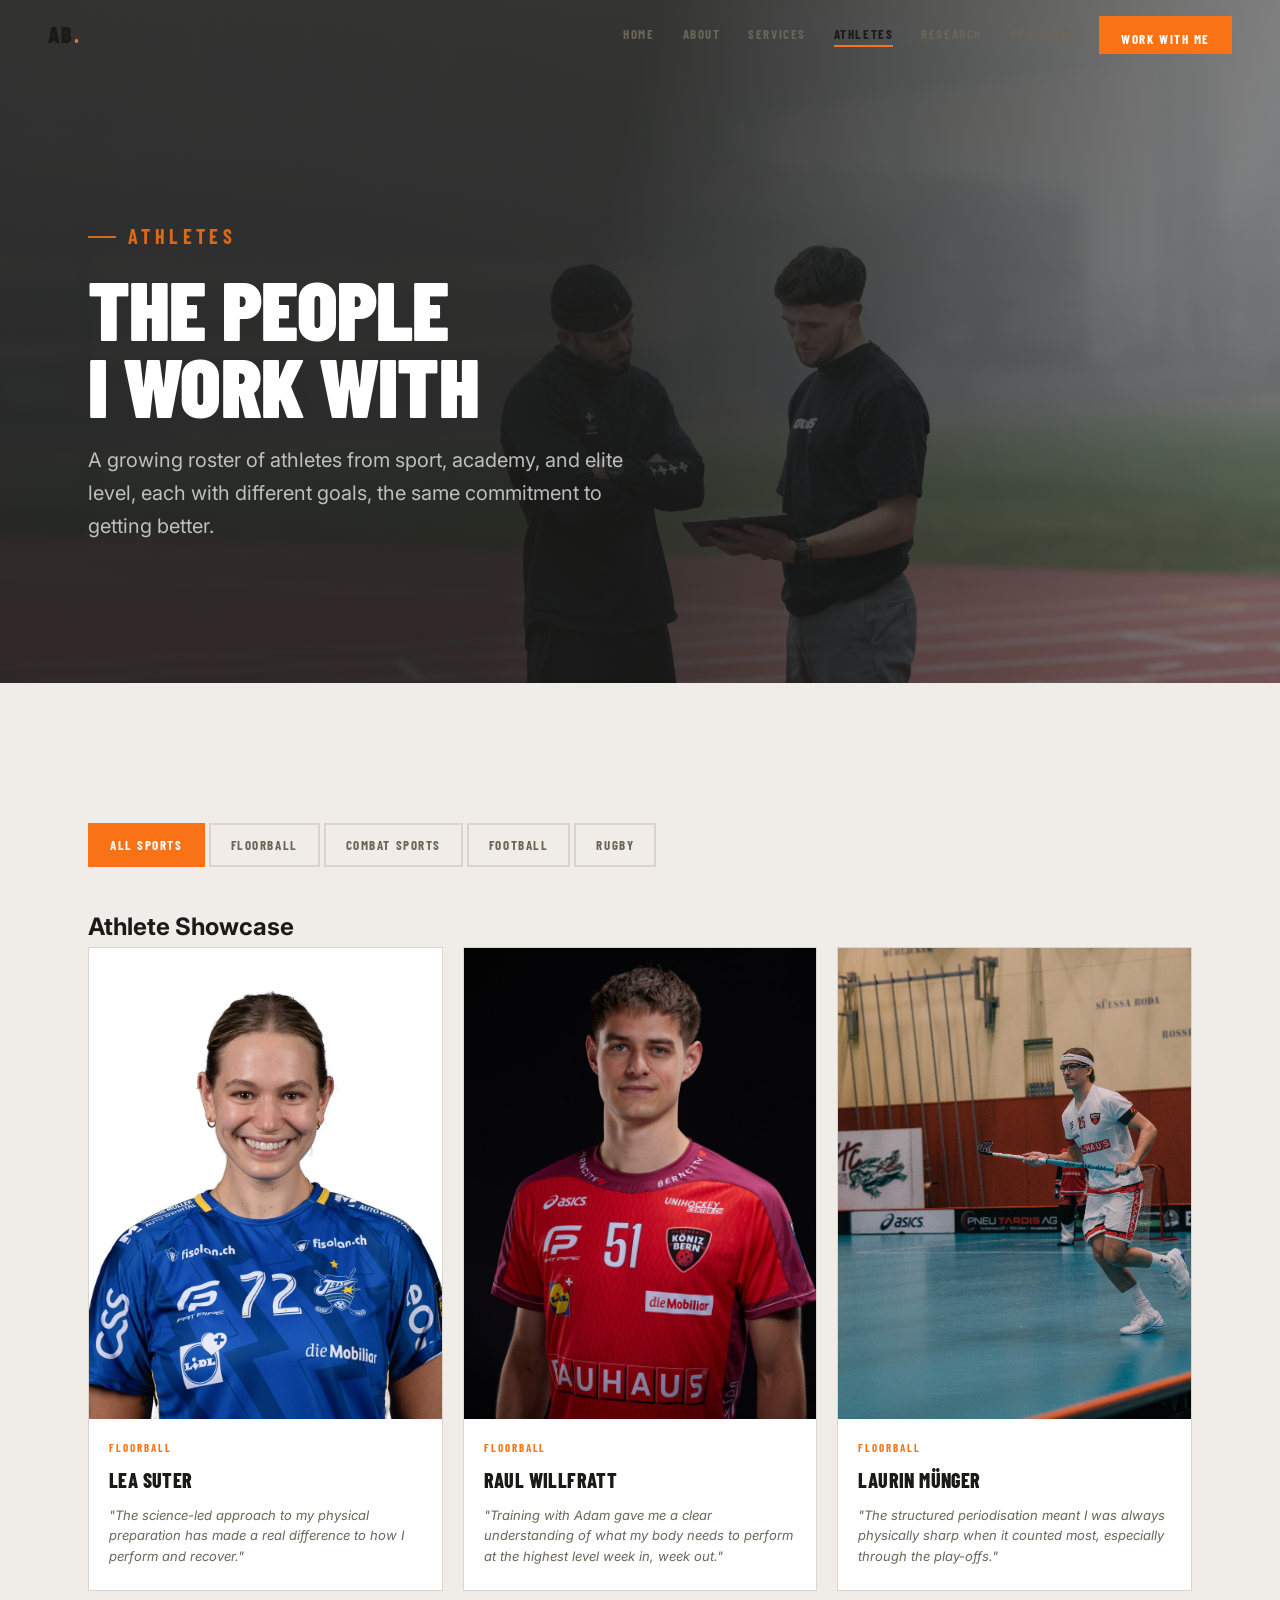
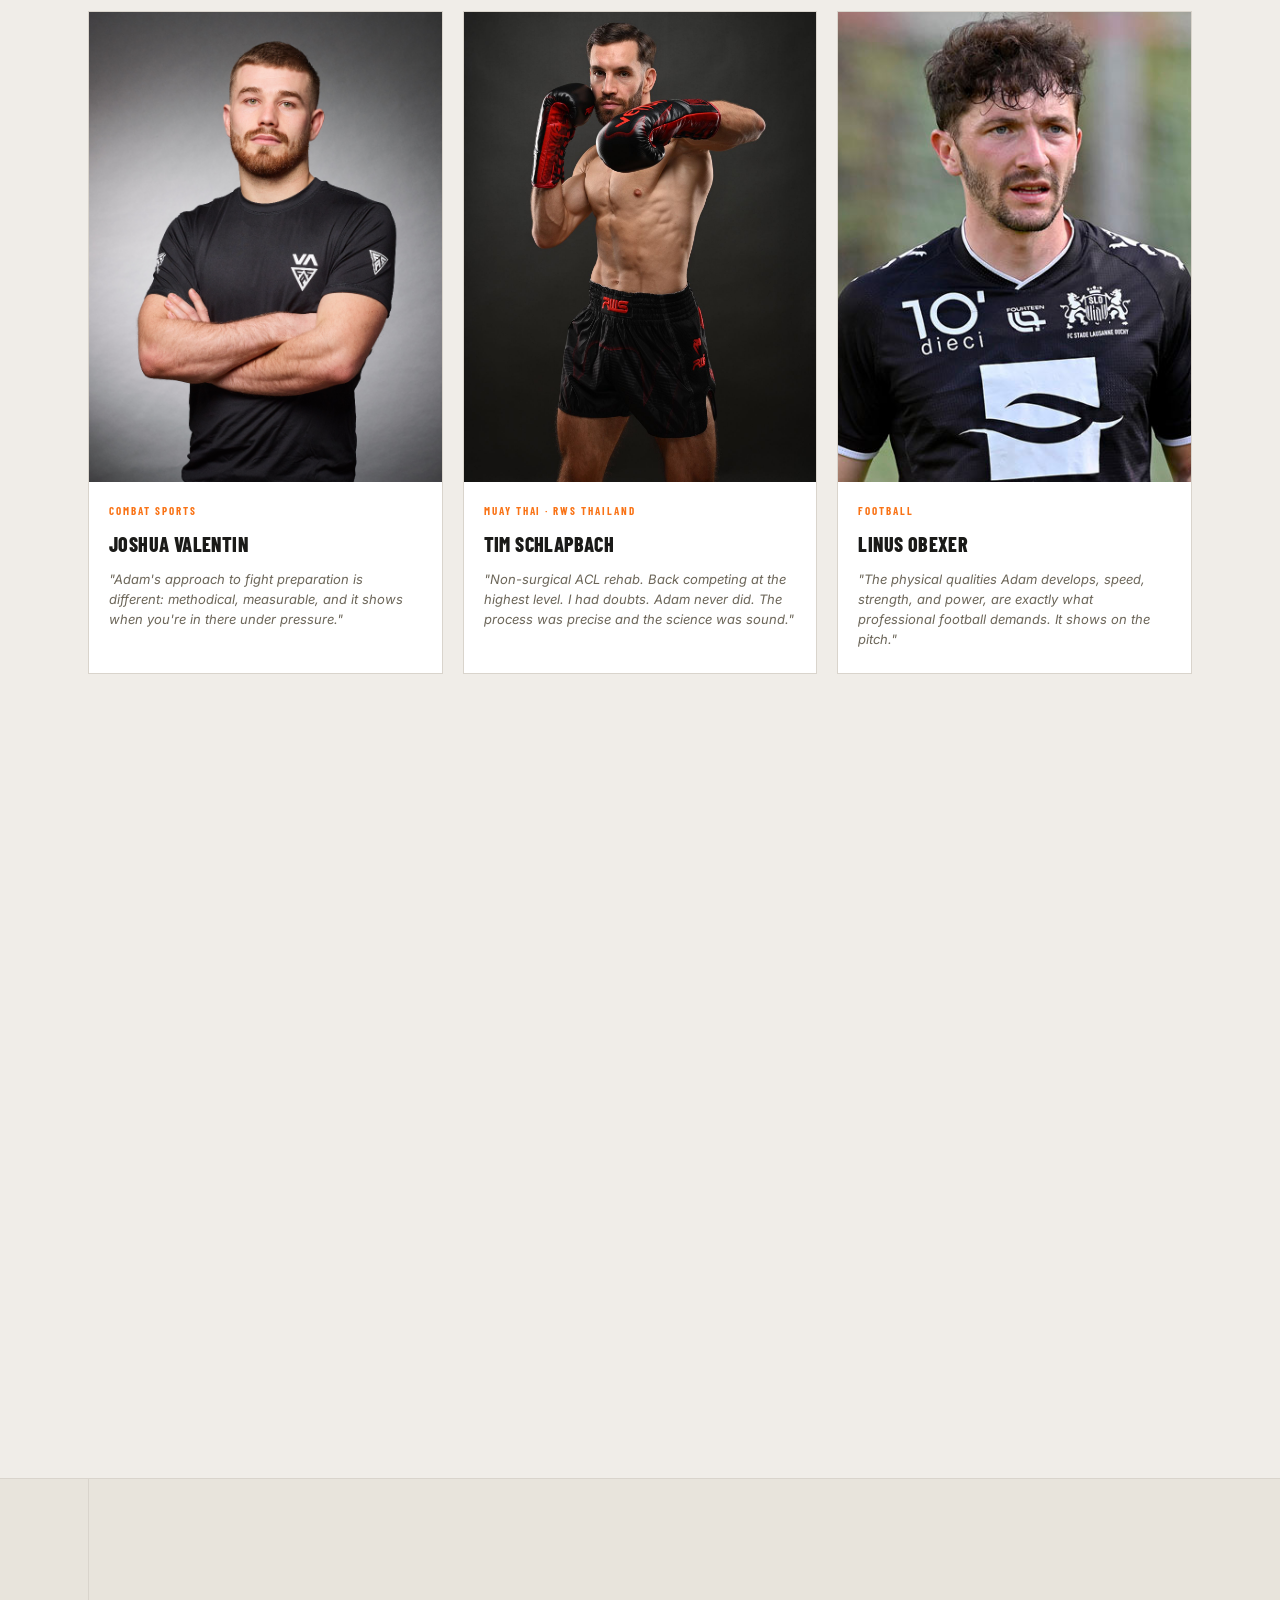
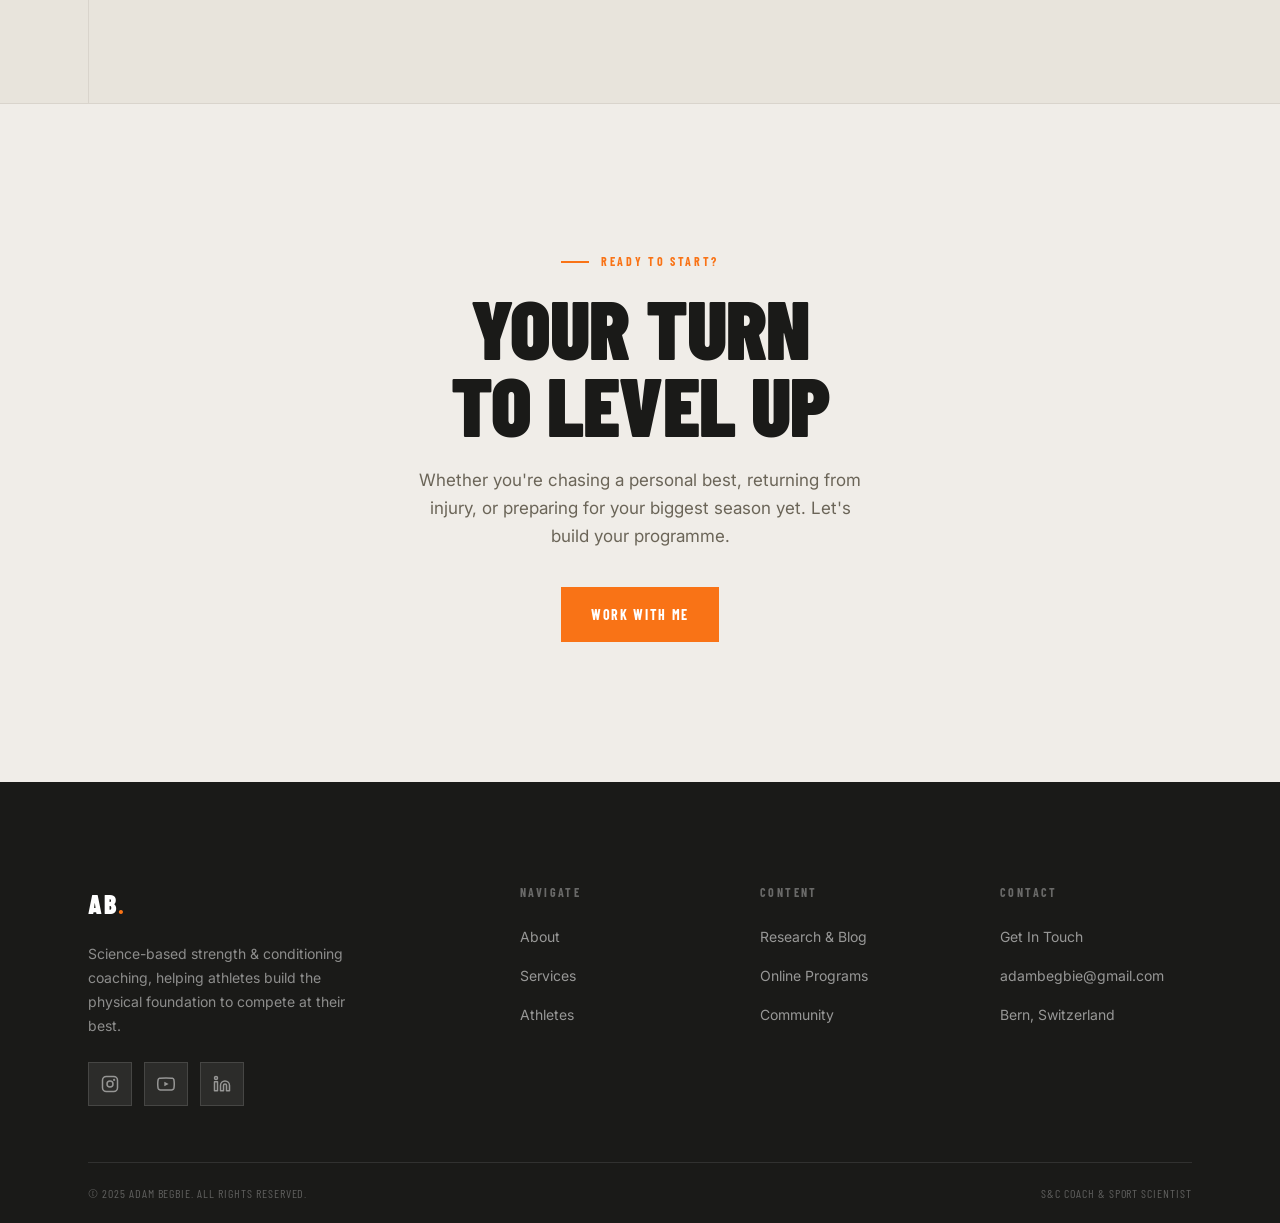
<file: athletes.html>
<!DOCTYPE html>
<html lang="en">
<head>
  <meta charset="UTF-8">
  <meta name="viewport" content="width=device-width, initial-scale=1.0">
  <title>Athletes | Adam Begbie S&C Coach & Sport Scientist</title>
  <meta name="description" content="Athletes coached by Adam Begbie: rugby, football, athletics, and combat sports. See the results and read what athletes say about working together.">
  <link rel="icon" href="assets/images/favicon.png">
  <link rel="preconnect" href="https://fonts.googleapis.com">
  <link rel="preconnect" href="https://fonts.gstatic.com" crossorigin>
  <link href="https://fonts.googleapis.com/css2?family=Barlow+Condensed:wght@700;800;900&family=Inter:wght@400;500;600&display=swap" rel="stylesheet">
  <link rel="stylesheet" href="styles.css">
</head>

<body>
  <a href="#main" class="skip">Skip to main content</a>

  <nav id="nav" role="navigation" aria-label="Main navigation">
    <a href="index.html" class="nav-logo">AB<b>.</b></a>
    <div class="nav-links">
      <a href="index.html">Home</a>
      <a href="about.html">About</a>
      <a href="services.html">Services</a>
      <a href="athletes.html" class="active">Athletes</a>
      <a href="blog.html">Research</a>
      <a href="training-programs.html">Programs</a>
      <a href="contact.html" class="nav-cta">Work With Me</a>
    </div>
    <button class="hamburger" id="ham" aria-label="Open menu" aria-expanded="false" aria-controls="mob-nav">
      <span></span><span></span><span></span>
    </button>
  </nav>

  <nav id="mob-nav" aria-label="Mobile navigation" aria-hidden="true">
    <a href="index.html"    class="mlink">Home</a>
    <a href="about.html"    class="mlink">About</a>
    <a href="services.html" class="mlink">Services</a>
    <a href="athletes.html" class="mlink">Athletes</a>
    <a href="blog.html"     class="mlink">Research</a>
    <a href="training-programs.html" class="mlink">Programs</a>
    <a href="contact.html"  class="mlink">Contact</a>
  </nav>

  <main id="main">

    <!-- ── PAGE HEADER ──────────────────────────── -->
    <header class="page-header page-header--photo">
      <div class="ph-bg">
        <img src="assets/images/The-people-i-work-with.jpg" alt="">
      </div>
      <div class="container">
        <p class="lbl">Athletes</p>
        <h1 class="section-head">The People<br>I Work With</h1>
        <p>A growing roster of athletes from sport, academy, and elite level, each with different goals, the same commitment to getting better.</p>
      </div>
    </header>

    <!-- ── FILTER + GRID ────────────────────────── -->
    <section class="section-pad" aria-labelledby="athletes-h">
      <div class="container">

        <div class="filter-bar" role="group" aria-label="Filter athletes by sport" data-filter-group="athletes">
          <button class="filter-btn active" data-filter="all">All Sports</button>
          <button class="filter-btn" data-filter="floorball">Floorball</button>
          <button class="filter-btn" data-filter="combat">Combat Sports</button>
          <button class="filter-btn" data-filter="football">Football</button>
          <button class="filter-btn" data-filter="rugby">Rugby</button>
        </div>

        <h2 id="athletes-h" class="sr-only">Athlete Showcase</h2>

        <div class="athletes-grid">

          <!-- Floorball -->
          <article class="athlete-card sr" data-filter-target="athletes" data-sport="floorball">
            <div class="athlete-photo">
              <img src="assets/images/athlete-lea-suter.jpg" alt="Lea Suter">
            </div>
            <div class="athlete-info">
              <p class="athlete-sport">Floorball</p>
              <h3 class="athlete-name">Lea Suter</h3>
              <p class="athlete-quote">"The science-led approach to my physical preparation has made a real difference to how I perform and recover."</p>
            </div>
          </article>

          <article class="athlete-card sr d1" data-filter-target="athletes" data-sport="floorball">
            <div class="athlete-photo">
              <img src="assets/images/Raul%20Willfratt.jpg" alt="Raul Willfratt">
            </div>
            <div class="athlete-info">
              <p class="athlete-sport">Floorball</p>
              <h3 class="athlete-name">Raul Willfratt</h3>
              <p class="athlete-quote">"Training with Adam gave me a clear understanding of what my body needs to perform at the highest level week in, week out."</p>
            </div>
          </article>

          <article class="athlete-card sr d2" data-filter-target="athletes" data-sport="floorball">
            <div class="athlete-photo">
              <img src="assets/images/Laurin%20M%C3%BCnger.jpg" alt="Laurin Münger">
            </div>
            <div class="athlete-info">
              <p class="athlete-sport">Floorball</p>
              <h3 class="athlete-name">Laurin Münger</h3>
              <p class="athlete-quote">"The structured periodisation meant I was always physically sharp when it counted most, especially through the play-offs."</p>
            </div>
          </article>

          <!-- Combat Sports -->
          <article class="athlete-card sr d3" data-filter-target="athletes" data-sport="combat">
            <div class="athlete-photo">
              <img src="assets/images/Joshua%20Valentin.png" alt="Joshua Valentin">
            </div>
            <div class="athlete-info">
              <p class="athlete-sport">Combat Sports</p>
              <h3 class="athlete-name">Joshua Valentin</h3>
              <p class="athlete-quote">"Adam's approach to fight preparation is different: methodical, measurable, and it shows when you're in there under pressure."</p>
            </div>
          </article>

          <article class="athlete-card sr" data-filter-target="athletes" data-sport="combat">
            <div class="athlete-photo">
              <img src="assets/images/Tim-Schlapbach-portrait.jpeg" alt="Tim Schlapbach">
            </div>
            <div class="athlete-info">
              <p class="athlete-sport">Muay Thai · RWS Thailand</p>
              <h3 class="athlete-name">Tim Schlapbach</h3>
              <p class="athlete-quote">"Non-surgical ACL rehab. Back competing at the highest level. I had doubts. Adam never did. The process was precise and the science was sound."</p>
            </div>
          </article>

          <!-- Football -->
          <article class="athlete-card sr d1" data-filter-target="athletes" data-sport="football">
            <div class="athlete-photo">
              <img src="assets/images/Linus-Obexer.jpg" alt="Linus Obexer">
            </div>
            <div class="athlete-info">
              <p class="athlete-sport">Football</p>
              <h3 class="athlete-name">Linus Obexer</h3>
              <p class="athlete-quote">"The physical qualities Adam develops, speed, strength, and power, are exactly what professional football demands. It shows on the pitch."</p>
            </div>
          </article>

          <article class="athlete-card sr d2" data-filter-target="athletes" data-sport="football">
            <div class="athlete-photo">
              <img src="assets/images/Jo%C3%ABl%20Schmied.jpg" alt="Joël Schmied">
            </div>
            <div class="athlete-info">
              <p class="athlete-sport">Football</p>
              <h3 class="athlete-name">Joël Schmied</h3>
              <p class="athlete-quote">"Working with Adam took my physical preparation to a level that genuinely matches the demands of professional football."</p>
            </div>
          </article>

          <!-- Rugby -->
          <article class="athlete-card sr d3" data-filter-target="athletes" data-sport="rugby">
            <div class="athlete-photo">
              <img src="assets/images/Leo-Luginbuehl.jpg" alt="Leo Luginbühl">
            </div>
            <div class="athlete-info">
              <p class="athlete-sport">Rugby</p>
              <h3 class="athlete-name">Leo Luginbühl</h3>
              <p class="athlete-quote">"The pre-season block Adam designed was the most physically prepared I've ever felt going into a season. Every session had a clear purpose."</p>
            </div>
          </article>

          <article class="athlete-card sr" data-filter-target="athletes" data-sport="rugby">
            <div class="athlete-photo">
              <img src="assets/images/David-Stoffel.jpg" alt="David Stoffel">
            </div>
            <div class="athlete-info">
              <p class="athlete-sport">Rugby</p>
              <h3 class="athlete-name">David Stoffel</h3>
              <p class="athlete-quote">"Every session had a target and a reason. The carry-over from the gym into match performance was something I hadn't experienced before."</p>
            </div>
          </article>

        </div>
      </div>
    </section>

    <!-- ── STATS BAND ────────────────────────────── -->
    <section style="background: var(--bg-alt); border-top: 1px solid var(--border); border-bottom: 1px solid var(--border);" aria-label="Key statistics">
      <div class="container">
        <div style="display:grid; grid-template-columns: repeat(3,1fr); border-left: 1px solid var(--border);">
          <div style="padding: 56px 40px; border-right: 1px solid var(--border); text-align:center;" class="sr">
            <div style="font-family:var(--f-disp); font-weight:900; font-size:clamp(52px,7vw,80px); line-height:1; color:var(--accent); margin-bottom:10px;">150+</div>
            <div style="font-family:var(--f-disp); font-size:13px; font-weight:700; letter-spacing:.14em; text-transform:uppercase; color:var(--text-muted);">Athletes Coached</div>
          </div>
          <div style="padding: 56px 40px; border-right: 1px solid var(--border); text-align:center;" class="sr d1">
            <div style="font-family:var(--f-disp); font-weight:900; font-size:clamp(52px,7vw,80px); line-height:1; color:var(--accent); margin-bottom:10px;">8+</div>
            <div style="font-family:var(--f-disp); font-size:13px; font-weight:700; letter-spacing:.14em; text-transform:uppercase; color:var(--text-muted);">Sports Covered</div>
          </div>
          <div style="padding: 56px 40px; text-align:center;" class="sr d2">
            <div style="font-family:var(--f-disp); font-weight:900; font-size:clamp(52px,7vw,80px); line-height:1; color:var(--accent); margin-bottom:10px;">10+</div>
            <div style="font-family:var(--f-disp); font-size:13px; font-weight:700; letter-spacing:.14em; text-transform:uppercase; color:var(--text-muted);">Club & Team Partnerships</div>
          </div>
        </div>
      </div>
    </section>

    <!-- ── CTA ──────────────────────────────────── -->
    <section class="section-pad" style="text-align:center;" aria-label="Call to action">
      <div class="container sr">
        <p class="lbl" style="justify-content:center;">Ready to Start?</p>
        <h2 class="section-head" style="margin-bottom:24px;">Your Turn<br>to Level Up</h2>
        <p style="font-size:17px; color:var(--text-muted); max-width:460px; margin:0 auto 36px; line-height:1.65;">
          Whether you're chasing a personal best, returning from injury, or preparing for your biggest season yet. Let's build your programme.
        </p>
        <div style="display:flex; gap:14px; justify-content:center; flex-wrap:wrap;">
          <a href="contact.html" class="btn btn-fill">Work With Me</a>
                  </div>
      </div>
    </section>

  </main>

  <footer role="contentinfo">
    <div class="container">
      <div class="footer-grid">
        <div class="footer-brand">
          <a href="index.html" class="nav-logo">AB<b>.</b></a>
          <p>Science-based strength &amp; conditioning coaching, helping athletes build the physical foundation to compete at their best.</p>
          <div class="socials">
            <a href="https://www.instagram.com/adamathletik/#" class="social-btn" aria-label="Instagram" target="_blank" rel="noopener noreferrer">
              <svg viewBox="0 0 24 24" fill="none" stroke="currentColor" stroke-width="2" stroke-linecap="round" stroke-linejoin="round"><rect x="2" y="2" width="20" height="20" rx="5"/><circle cx="12" cy="12" r="4"/><circle cx="17.5" cy="6.5" r=".5" fill="currentColor"/></svg>
            </a>
            <a href="https://youtube.com/?si=CycsUvRPD9QI_giy" class="social-btn" aria-label="YouTube" target="_blank" rel="noopener noreferrer"><svg viewBox="0 0 24 24" fill="none" stroke="currentColor" stroke-width="2" stroke-linecap="round" stroke-linejoin="round"><path d="M22.54 6.42a2.78 2.78 0 00-1.95-1.96C18.88 4 12 4 12 4s-6.88 0-8.59.46A2.78 2.78 0 001.46 6.42 29 29 0 001 12a29 29 0 00.46 5.58 2.78 2.78 0 001.95 1.96C5.12 20 12 20 12 20s6.88 0 8.59-.46a2.78 2.78 0 001.95-1.96A29 29 0 0023 12a29 29 0 00-.46-5.58z"/><polygon points="9.75 15.02 15.5 12 9.75 8.98 9.75 15.02" fill="currentColor" stroke="none"/></svg></a><a href="https://www.linkedin.com/in/adam-begbie-0b9b06232/" class="social-btn" aria-label="LinkedIn" target="_blank" rel="noopener noreferrer">
              <svg viewBox="0 0 24 24" fill="none" stroke="currentColor" stroke-width="2" stroke-linecap="round" stroke-linejoin="round"><path d="M16 8a6 6 0 016 6v7h-4v-7a2 2 0 00-2-2 2 2 0 00-2 2v7h-4v-7a6 6 0 016-6z"/><rect x="2" y="9" width="4" height="12"/><circle cx="4" cy="4" r="2"/></svg>
            </a>
            </div>
        </div>
        <div class="footer-col">
          <h4>Navigate</h4>
          <ul>
            <li><a href="about.html">About</a></li>
            <li><a href="services.html">Services</a></li>
            <li><a href="athletes.html">Athletes</a></li>
            
          </ul>
        </div>
        <div class="footer-col">
          <h4>Content</h4>
          <ul>
            <li><a href="blog.html">Research &amp; Blog</a></li>
            <li><a href="training-programs.html">Online Programs</a></li>
            <li><a href="community.html">Community</a></li>
          </ul>
        </div>
        <div class="footer-col">
          <h4>Contact</h4>
          <ul>
            <li><a href="contact.html">Get In Touch</a></li>
            <li><a href="mailto:adambegbie@gmail.com">adambegbie@gmail.com</a></li>
            <li><a href="#">Bern, Switzerland</a></li>
          </ul>
        </div>
      </div>
      <div class="footer-bottom">
        <span>&copy; 2025 Adam Begbie. All rights reserved.</span>
        <span>S&amp;C Coach &amp; Sport Scientist</span>
      </div>
    </div>
  </footer>

  <script src="main.js"></script>
</body>
</html>
</file>
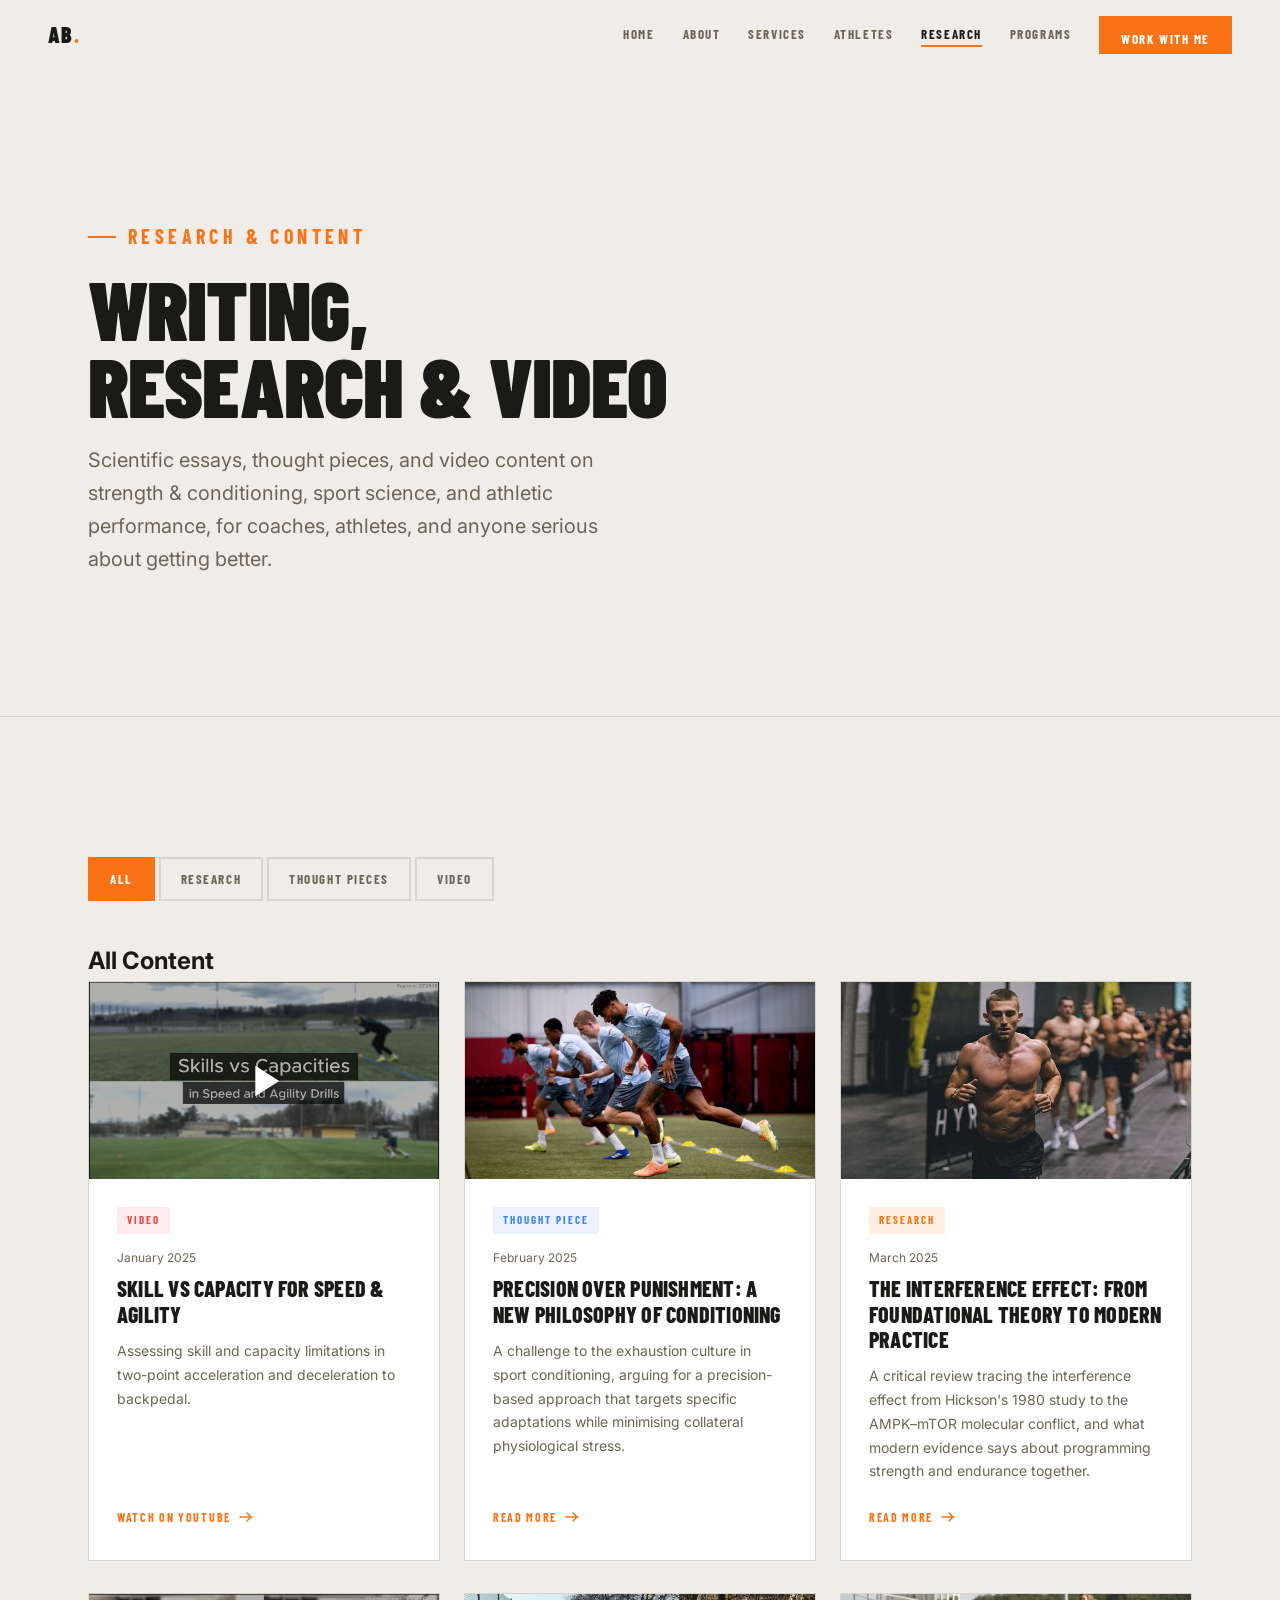
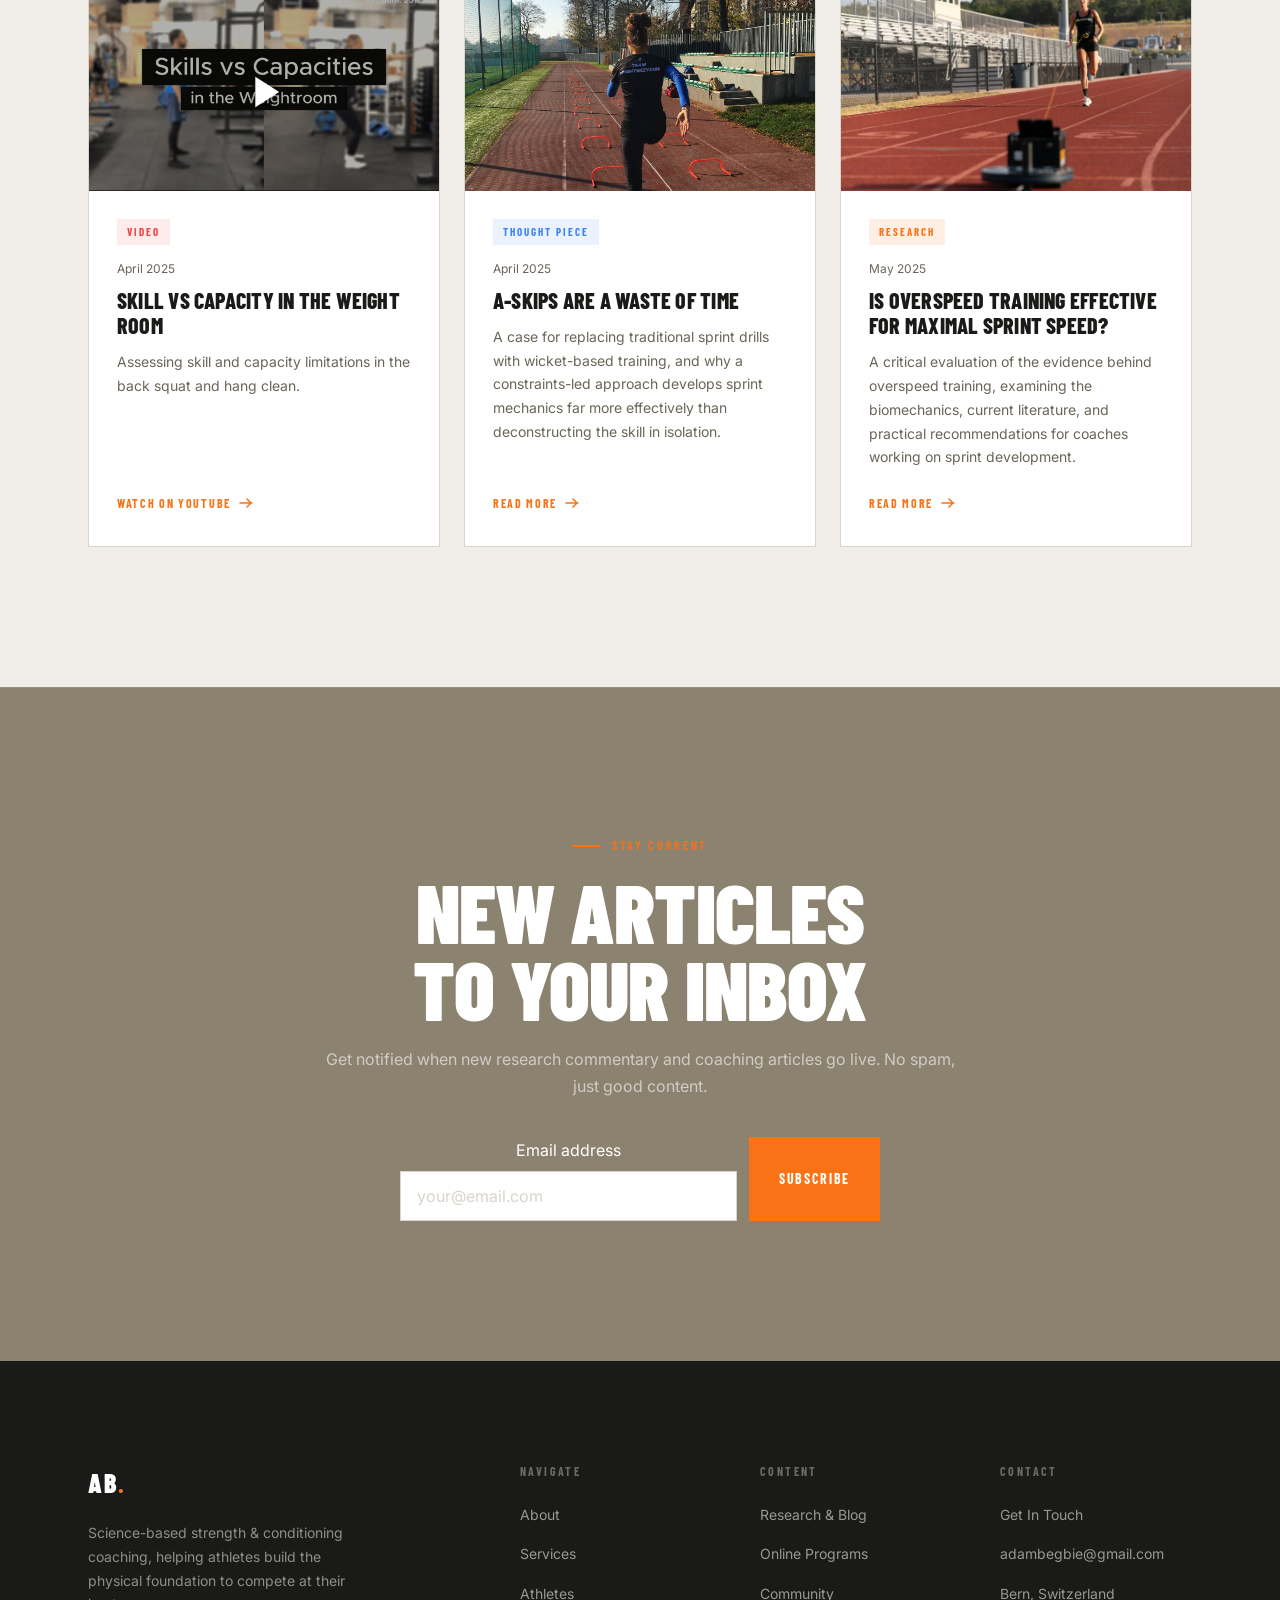
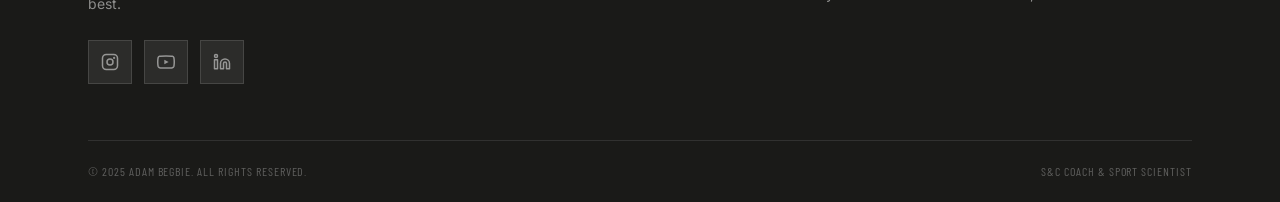
<file: blog.html>
<!DOCTYPE html>
<html lang="en">
<head>
  <meta charset="UTF-8">
  <meta name="viewport" content="width=device-width, initial-scale=1.0">
  <title>Research & Blog | Adam Begbie S&C Coach & Sport Scientist</title>
  <meta name="description" content="Research commentary, coaching articles, and essays on strength & conditioning, sport science, and athletic performance by Adam Begbie.">
  <link rel="icon" href="assets/images/favicon.png">
  <link rel="preconnect" href="https://fonts.googleapis.com">
  <link rel="preconnect" href="https://fonts.gstatic.com" crossorigin>
  <link href="https://fonts.googleapis.com/css2?family=Barlow+Condensed:wght@700;800;900&family=Inter:wght@400;500;600&display=swap" rel="stylesheet">
  <link rel="stylesheet" href="styles.css">
</head>

<body>
  <a href="#main" class="skip">Skip to main content</a>

  <nav id="nav" role="navigation" aria-label="Main navigation">
    <a href="index.html" class="nav-logo">AB<b>.</b></a>
    <div class="nav-links">
      <a href="index.html">Home</a>
      <a href="about.html">About</a>
      <a href="services.html">Services</a>
      <a href="athletes.html">Athletes</a>
      <a href="blog.html" class="active">Research</a>
      <a href="training-programs.html">Programs</a>
      <a href="contact.html" class="nav-cta">Work With Me</a>
    </div>
    <button class="hamburger" id="ham" aria-label="Open menu" aria-expanded="false" aria-controls="mob-nav">
      <span></span><span></span><span></span>
    </button>
  </nav>

  <nav id="mob-nav" aria-label="Mobile navigation" aria-hidden="true">
    <a href="index.html"    class="mlink">Home</a>
    <a href="about.html"    class="mlink">About</a>
    <a href="services.html" class="mlink">Services</a>
    <a href="athletes.html" class="mlink">Athletes</a>
    <a href="blog.html"     class="mlink">Research</a>
    <a href="training-programs.html" class="mlink">Programs</a>
    <a href="contact.html"  class="mlink">Contact</a>
  </nav>

  <main id="main">

    <!-- ── PAGE HEADER ──────────────────────────── -->
    <header class="page-header page-header--light">
      <div class="container">
        <p class="lbl">Research &amp; Content</p>
        <h1 class="section-head">Writing,<br>Research &amp; Video</h1>
        <p>Scientific essays, thought pieces, and video content on strength &amp; conditioning, sport science, and athletic performance, for coaches, athletes, and anyone serious about getting better.</p>
      </div>
    </header>

    <!-- ── FILTER + GRID ────────────────────────── -->
    <section class="section-pad" aria-labelledby="posts-h">
      <div class="container">

        <div class="filter-bar" role="group" aria-label="Filter content by type" data-filter-group="posts">
          <button class="filter-btn active" data-filter="all">All</button>
          <button class="filter-btn" data-filter="research">Research</button>
          <button class="filter-btn" data-filter="thought">Thought Pieces</button>
          <button class="filter-btn" data-filter="video">Video</button>
        </div>

        <h2 id="posts-h" class="sr-only">All Content</h2>

        <div class="card-grid" style="row-gap: 32px;">

          <!-- Video 2 — Jan 2025 -->
          <article class="card sr" data-filter-target="posts" data-type="video">
            <a class="card-thumb card-thumb--link" href="https://youtu.be/S17GngWvYEI" target="_blank" rel="noopener noreferrer" aria-label="Watch: Skill vs Capacity for Speed &amp; Agility on YouTube">
              <img src="assets/images/Thumbnail-2.jpg" alt="Skill vs Capacity for Speed &amp; Agility">
              <div class="card-play" aria-hidden="true">
                <svg viewBox="0 0 24 24" fill="currentColor"><path d="M8 5v14l11-7z"/></svg>
              </div>
            </a>
            <div class="card-body">
              <span class="card-tag tag-video">Video</span>
              <time class="card-date" datetime="2025-01">January 2025</time>
              <h3>Skill vs Capacity for Speed &amp; Agility</h3>
              <p>Assessing skill and capacity limitations in two-point acceleration and deceleration to backpedal.</p>
              <a href="https://youtu.be/S17GngWvYEI" class="card-link" target="_blank" rel="noopener noreferrer" aria-label="Watch: Skill vs Capacity for Speed &amp; Agility">
                Watch on YouTube
                <svg width="14" height="10" viewBox="0 0 14 10" fill="none" aria-hidden="true">
                  <path d="M1 5h12M8 1l4 4-4 4" stroke="currentColor" stroke-width="1.5" stroke-linecap="round" stroke-linejoin="round"/>
                </svg>
              </a>
            </div>
          </article>

          <!-- Thought Piece — Precision Conditioning — Feb 2025 -->
          <article class="card sr d1" data-filter-target="posts" data-type="thought">
            <div class="card-thumb">
              <img src="assets/images/Conditioning.webp" alt="Athlete conditioning session">
            </div>
            <div class="card-body">
              <span class="card-tag tag-thought">Thought Piece</span>
              <time class="card-date" datetime="2025-02">February 2025</time>
              <h3>Precision Over Punishment: A New Philosophy of Conditioning</h3>
              <p>A challenge to the exhaustion culture in sport conditioning, arguing for a precision-based approach that targets specific adaptations while minimising collateral physiological stress.</p>
              <a href="precision-conditioning.html" class="card-link" aria-label="Read: Precision Over Punishment">
                Read More
                <svg width="14" height="10" viewBox="0 0 14 10" fill="none" aria-hidden="true">
                  <path d="M1 5h12M8 1l4 4-4 4" stroke="currentColor" stroke-width="1.5" stroke-linecap="round" stroke-linejoin="round"/>
                </svg>
              </a>
            </div>
          </article>

          <!-- Research — Interference Effect — Mar 2025 -->
          <article class="card sr d2" data-filter-target="posts" data-type="research">
            <div class="card-thumb">
              <img src="assets/images/Concurrent-Training.jpg" alt="Concurrent training, strength and endurance">
            </div>
            <div class="card-body">
              <span class="card-tag tag-research">Research</span>
              <time class="card-date" datetime="2025-03">March 2025</time>
              <h3>The Interference Effect: From Foundational Theory to Modern Practice</h3>
              <p>A critical review tracing the interference effect from Hickson's 1980 study to the AMPK–mTOR molecular conflict, and what modern evidence says about programming strength and endurance together.</p>
              <a href="interference-effect.html" class="card-link" aria-label="Read: The Interference Effect">
                Read More
                <svg width="14" height="10" viewBox="0 0 14 10" fill="none" aria-hidden="true">
                  <path d="M1 5h12M8 1l4 4-4 4" stroke="currentColor" stroke-width="1.5" stroke-linecap="round" stroke-linejoin="round"/>
                </svg>
              </a>
            </div>
          </article>

          <!-- Video 1 — Apr 2025 -->
          <article class="card sr" data-filter-target="posts" data-type="video">
            <a class="card-thumb card-thumb--link" href="https://youtu.be/K_Zouu47UqQ" target="_blank" rel="noopener noreferrer" aria-label="Watch: Skill vs Capacity in the Weight Room on YouTube">
              <img src="assets/images/Thumbnail-1.jpg" alt="Skill vs Capacity in the Weight Room">
              <div class="card-play" aria-hidden="true">
                <svg viewBox="0 0 24 24" fill="currentColor"><path d="M8 5v14l11-7z"/></svg>
              </div>
            </a>
            <div class="card-body">
              <span class="card-tag tag-video">Video</span>
              <time class="card-date" datetime="2025-04">April 2025</time>
              <h3>Skill vs Capacity in the Weight Room</h3>
              <p>Assessing skill and capacity limitations in the back squat and hang clean.</p>
              <a href="https://youtu.be/K_Zouu47UqQ" class="card-link" target="_blank" rel="noopener noreferrer" aria-label="Watch: Skill vs Capacity in the Weight Room">
                Watch on YouTube
                <svg width="14" height="10" viewBox="0 0 14 10" fill="none" aria-hidden="true">
                  <path d="M1 5h12M8 1l4 4-4 4" stroke="currentColor" stroke-width="1.5" stroke-linecap="round" stroke-linejoin="round"/>
                </svg>
              </a>
            </div>
          </article>

          <!-- Thought Piece — A-Skips — Apr 2025 -->
          <article class="card sr d1" data-filter-target="posts" data-type="thought">
            <div class="card-thumb">
              <img src="assets/images/Wicket-Runs.jpg" alt="Wicket runs, sprint mechanics training">
            </div>
            <div class="card-body">
              <span class="card-tag tag-thought">Thought Piece</span>
              <time class="card-date" datetime="2025-04">April 2025</time>
              <h3>A-Skips Are a Waste of Time</h3>
              <p>A case for replacing traditional sprint drills with wicket-based training, and why a constraints-led approach develops sprint mechanics far more effectively than deconstructing the skill in isolation.</p>
              <a href="a-skips.html" class="card-link" aria-label="Read: A-Skips Are a Waste of Time">
                Read More
                <svg width="14" height="10" viewBox="0 0 14 10" fill="none" aria-hidden="true">
                  <path d="M1 5h12M8 1l4 4-4 4" stroke="currentColor" stroke-width="1.5" stroke-linecap="round" stroke-linejoin="round"/>
                </svg>
              </a>
            </div>
          </article>

          <!-- Research — Overspeed Training — May 2025 -->
          <article class="card sr d2" data-filter-target="posts" data-type="research">
            <div class="card-thumb">
              <img src="assets/images/Overspeed-Training.webp" alt="Overspeed sprint training">
            </div>
            <div class="card-body">
              <span class="card-tag tag-research">Research</span>
              <time class="card-date" datetime="2025-05">May 2025</time>
              <h3>Is Overspeed Training Effective for Maximal Sprint Speed?</h3>
              <p>A critical evaluation of the evidence behind overspeed training, examining the biomechanics, current literature, and practical recommendations for coaches working on sprint development.</p>
              <a href="overspeed-training.html" class="card-link" aria-label="Read: Overspeed Training">
                Read More
                <svg width="14" height="10" viewBox="0 0 14 10" fill="none" aria-hidden="true">
                  <path d="M1 5h12M8 1l4 4-4 4" stroke="currentColor" stroke-width="1.5" stroke-linecap="round" stroke-linejoin="round"/>
                </svg>
              </a>
            </div>
          </article>

        </div>
      </div>
    </section>

    <!-- ── NEWSLETTER CTA ────────────────────────── -->
    <section class="section-pad" style="background: var(--bg-dark); color: var(--text-light); border-top: 1px solid rgba(255,255,255,.1);" aria-label="Newsletter signup">
      <div class="container">
        <div style="max-width: 640px; margin: 0 auto; text-align: center;" class="sr">
          <p class="lbl" style="justify-content:center; color:rgba(249,115,22,.85);">Stay Current</p>
          <h2 class="section-head" style="color:var(--text-light); margin-bottom:20px;">New Articles<br>to Your Inbox</h2>
          <p style="font-size:16px; color:rgba(255,255,255,.6); margin-bottom:36px; line-height:1.7;">
            Get notified when new research commentary and coaching articles go live. No spam, just good content.
          </p>
          <form id="join-form" class="join-form" novalidate style="max-width:480px; margin:0 auto; flex-direction:row; display:flex; gap:12px;" aria-label="Newsletter signup form">
            <div class="fg" style="flex:1">
              <label class="sr-only" for="j-email">Email address</label>
              <input class="fi" type="email" id="j-email" name="email" placeholder="your@email.com" required aria-required="true">
            </div>
            <button type="submit" class="btn btn-fill" id="join-btn">Subscribe</button>
          </form>
          <div id="join-success" class="form-success" style="max-width:480px; margin:12px auto 0;">
            You're subscribed. New articles will land in your inbox. Thanks for joining.
          </div>
        </div>
      </div>
    </section>

  </main>

  <footer role="contentinfo">
    <div class="container">
      <div class="footer-grid">
        <div class="footer-brand">
          <a href="index.html" class="nav-logo">AB<b>.</b></a>
          <p>Science-based strength &amp; conditioning coaching, helping athletes build the physical foundation to compete at their best.</p>
          <div class="socials">
            <a href="https://www.instagram.com/adamathletik/#" class="social-btn" aria-label="Instagram" target="_blank" rel="noopener noreferrer">
              <svg viewBox="0 0 24 24" fill="none" stroke="currentColor" stroke-width="2" stroke-linecap="round" stroke-linejoin="round"><rect x="2" y="2" width="20" height="20" rx="5"/><circle cx="12" cy="12" r="4"/><circle cx="17.5" cy="6.5" r=".5" fill="currentColor"/></svg>
            </a>
            <a href="https://youtube.com/?si=CycsUvRPD9QI_giy" class="social-btn" aria-label="YouTube" target="_blank" rel="noopener noreferrer"><svg viewBox="0 0 24 24" fill="none" stroke="currentColor" stroke-width="2" stroke-linecap="round" stroke-linejoin="round"><path d="M22.54 6.42a2.78 2.78 0 00-1.95-1.96C18.88 4 12 4 12 4s-6.88 0-8.59.46A2.78 2.78 0 001.46 6.42 29 29 0 001 12a29 29 0 00.46 5.58 2.78 2.78 0 001.95 1.96C5.12 20 12 20 12 20s6.88 0 8.59-.46a2.78 2.78 0 001.95-1.96A29 29 0 0023 12a29 29 0 00-.46-5.58z"/><polygon points="9.75 15.02 15.5 12 9.75 8.98 9.75 15.02" fill="currentColor" stroke="none"/></svg></a><a href="https://www.linkedin.com/in/adam-begbie-0b9b06232/" class="social-btn" aria-label="LinkedIn" target="_blank" rel="noopener noreferrer">
              <svg viewBox="0 0 24 24" fill="none" stroke="currentColor" stroke-width="2" stroke-linecap="round" stroke-linejoin="round"><path d="M16 8a6 6 0 016 6v7h-4v-7a2 2 0 00-2-2 2 2 0 00-2 2v7h-4v-7a6 6 0 016-6z"/><rect x="2" y="9" width="4" height="12"/><circle cx="4" cy="4" r="2"/></svg>
            </a>
            </div>
        </div>
        <div class="footer-col">
          <h4>Navigate</h4>
          <ul>
            <li><a href="about.html">About</a></li>
            <li><a href="services.html">Services</a></li>
            <li><a href="athletes.html">Athletes</a></li>
            
          </ul>
        </div>
        <div class="footer-col">
          <h4>Content</h4>
          <ul>
            <li><a href="blog.html">Research &amp; Blog</a></li>
            <li><a href="training-programs.html">Online Programs</a></li>
            <li><a href="community.html">Community</a></li>
          </ul>
        </div>
        <div class="footer-col">
          <h4>Contact</h4>
          <ul>
            <li><a href="contact.html">Get In Touch</a></li>
            <li><a href="mailto:adambegbie@gmail.com">adambegbie@gmail.com</a></li>
            <li><a href="#">Bern, Switzerland</a></li>
          </ul>
        </div>
      </div>
      <div class="footer-bottom">
        <span>&copy; 2025 Adam Begbie. All rights reserved.</span>
        <span>S&amp;C Coach &amp; Sport Scientist</span>
      </div>
    </div>
  </footer>

  <script src="main.js"></script>
</body>
</html>
</file>
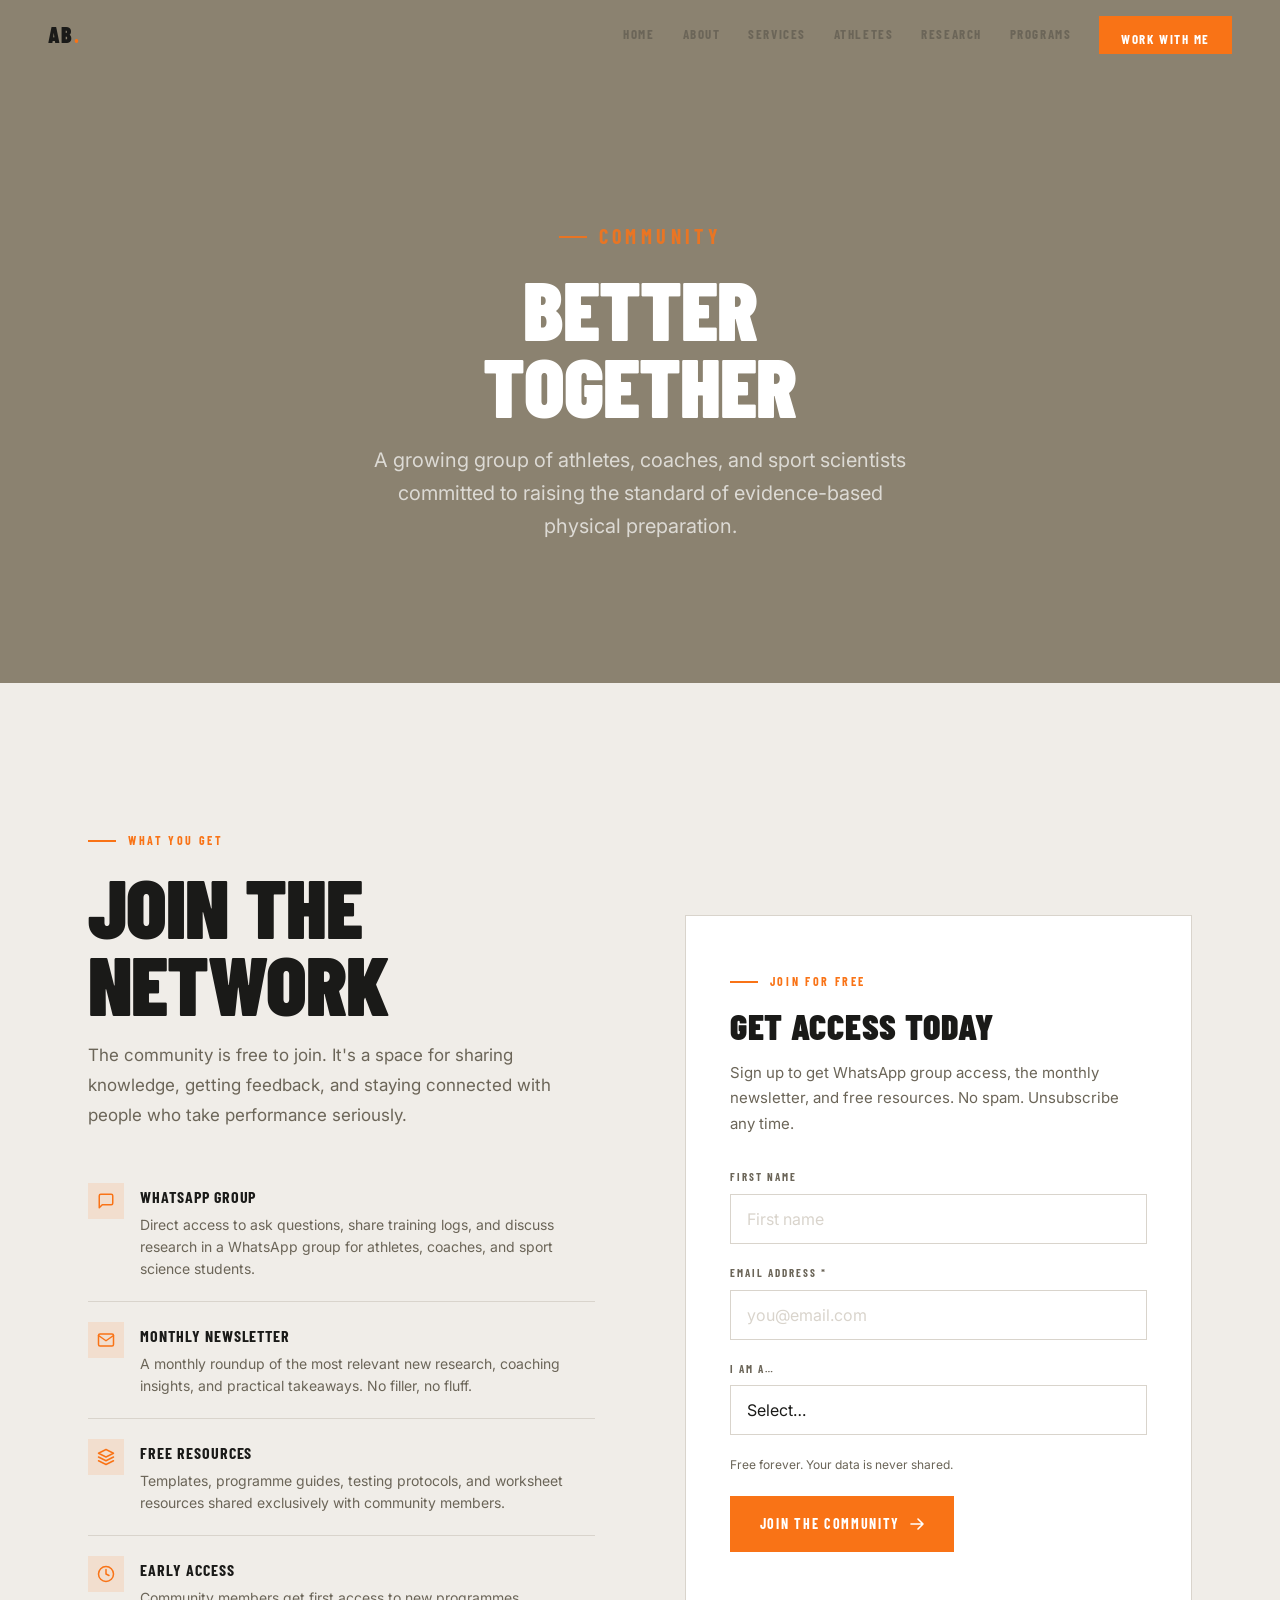
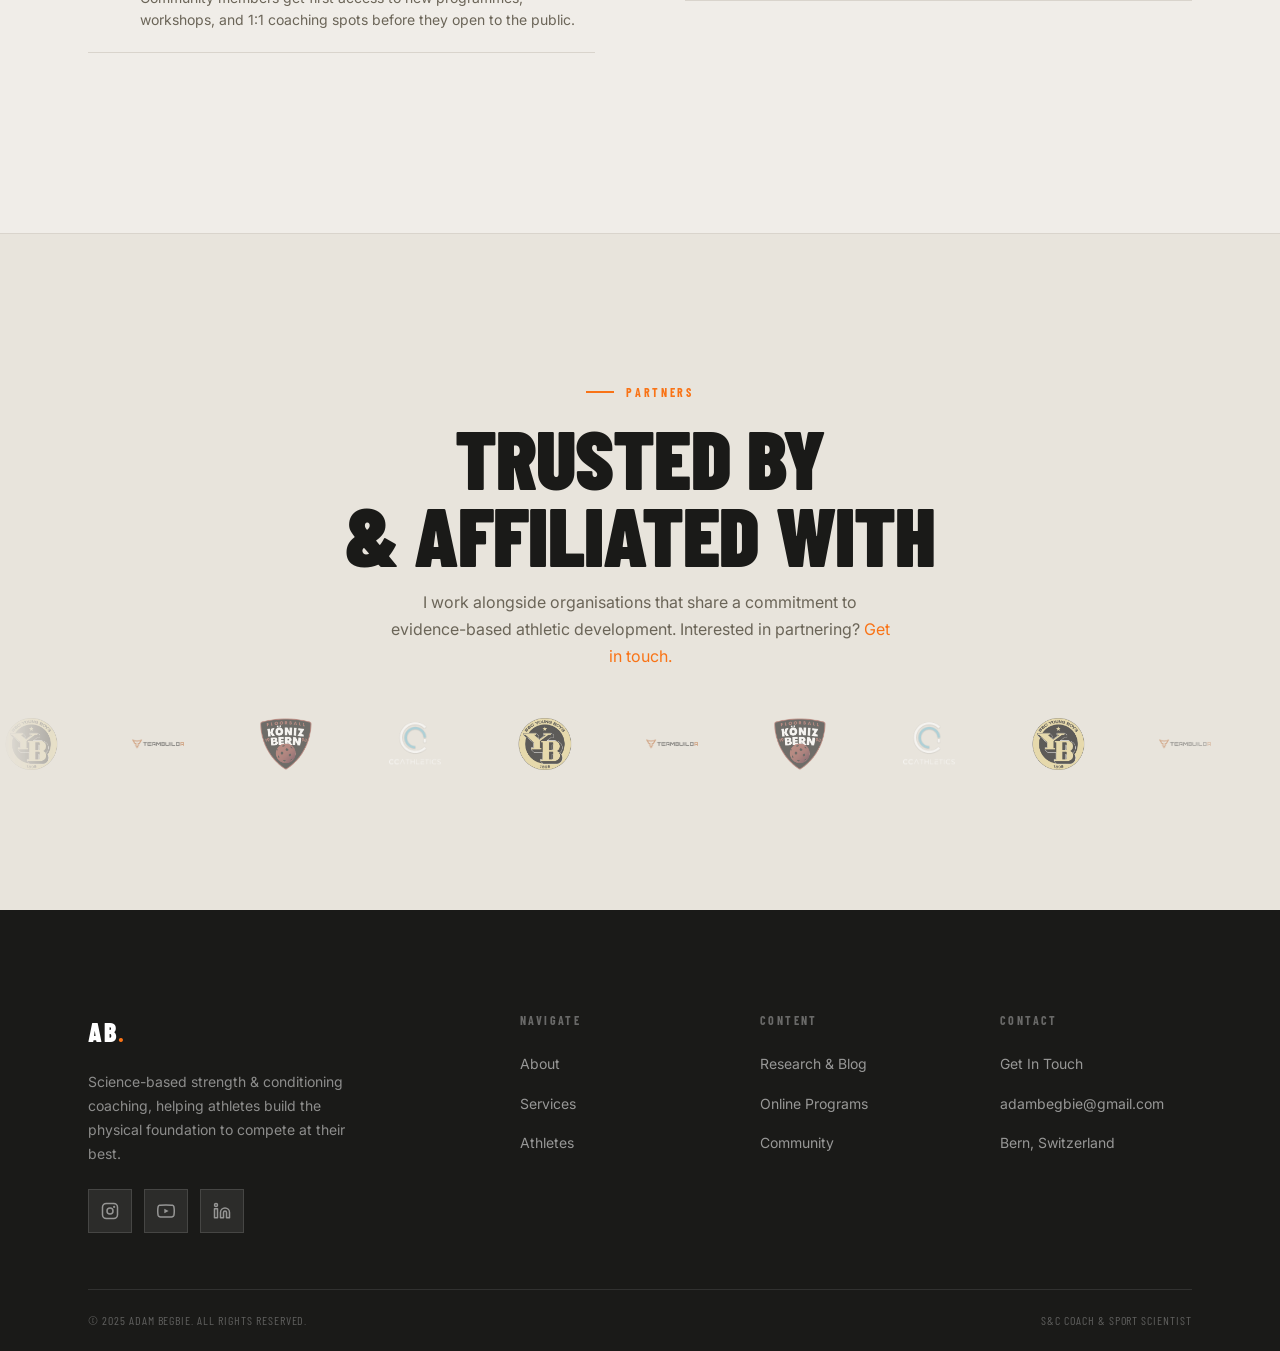
<file: community.html>
<!DOCTYPE html>
<html lang="en">
<head>
  <meta charset="UTF-8">
  <meta name="viewport" content="width=device-width, initial-scale=1.0">
  <title>Community | Adam Begbie S&C Coach & Sport Scientist</title>
  <meta name="description" content="Join the community of athletes, coaches, and sport scientists dedicated to evidence-based physical performance. Newsletter, Discord, and group resources.">
  <link rel="icon" href="assets/images/favicon.png">
  <link rel="preconnect" href="https://fonts.googleapis.com">
  <link rel="preconnect" href="https://fonts.gstatic.com" crossorigin>
  <link href="https://fonts.googleapis.com/css2?family=Barlow+Condensed:wght@700;800;900&family=Inter:wght@400;500;600&display=swap" rel="stylesheet">
  <link rel="stylesheet" href="styles.css">
</head>

<body>
  <a href="#main" class="skip">Skip to main content</a>

  <nav id="nav" role="navigation" aria-label="Main navigation">
    <a href="index.html" class="nav-logo">AB<b>.</b></a>
    <div class="nav-links">
      <a href="index.html">Home</a>
      <a href="about.html">About</a>
      <a href="services.html">Services</a>
      <a href="athletes.html">Athletes</a>
      <a href="blog.html">Research</a>
      <a href="training-programs.html">Programs</a>
      <a href="contact.html" class="nav-cta">Work With Me</a>
    </div>
    <button class="hamburger" id="ham" aria-label="Open menu" aria-expanded="false" aria-controls="mob-nav">
      <span></span><span></span><span></span>
    </button>
  </nav>

  <nav id="mob-nav" aria-label="Mobile navigation" aria-hidden="true">
    <a href="index.html"    class="mlink">Home</a>
    <a href="about.html"    class="mlink">About</a>
    <a href="services.html" class="mlink">Services</a>
    <a href="athletes.html" class="mlink">Athletes</a>
    <a href="blog.html"     class="mlink">Research</a>
    <a href="training-programs.html" class="mlink">Programs</a>
    <a href="contact.html"  class="mlink">Contact</a>
  </nav>

  <main id="main">

    <header class="page-header page-header--centered">
      <div class="container">
        <p class="lbl">Community</p>
        <h1 class="section-head">Better<br>Together</h1>
        <p>A growing group of athletes, coaches, and sport scientists committed to raising the standard of evidence-based physical preparation.</p>
      </div>
    </header>

    <!-- Community offering -->
    <section class="section-pad" aria-labelledby="comm-h">
      <div class="container">
        <div class="community-grid">

          <div class="sr">
            <p class="lbl">What You Get</p>
            <h2 class="section-head" id="comm-h">Join The<br>Network</h2>
            <p style="font-size:17px; color:var(--text-muted); line-height:1.75; margin: 20px 0 8px;">
              The community is free to join. It's a space for sharing knowledge, getting feedback, and staying connected with people who take performance seriously.
            </p>

            <div class="benefits">
              <div class="benefit">
                <div class="benefit-icon" aria-hidden="true">
                  <svg viewBox="0 0 24 24" fill="none" stroke="currentColor" stroke-width="2" stroke-linecap="round" stroke-linejoin="round"><path d="M21 15a2 2 0 01-2 2H7l-4 4V5a2 2 0 012-2h14a2 2 0 012 2z"/></svg>
                </div>
                <div>
                  <h4>WhatsApp Group</h4>
                  <p>Direct access to ask questions, share training logs, and discuss research in a WhatsApp group for athletes, coaches, and sport science students.</p>
                </div>
              </div>
              <div class="benefit">
                <div class="benefit-icon" aria-hidden="true">
                  <svg viewBox="0 0 24 24" fill="none" stroke="currentColor" stroke-width="2" stroke-linecap="round" stroke-linejoin="round"><path d="M4 4h16c1.1 0 2 .9 2 2v12c0 1.1-.9 2-2 2H4c-1.1 0-2-.9-2-2V6c0-1.1.9-2 2-2z"/><polyline points="22,6 12,13 2,6"/></svg>
                </div>
                <div>
                  <h4>Monthly Newsletter</h4>
                  <p>A monthly roundup of the most relevant new research, coaching insights, and practical takeaways. No filler, no fluff.</p>
                </div>
              </div>
              <div class="benefit">
                <div class="benefit-icon" aria-hidden="true">
                  <svg viewBox="0 0 24 24" fill="none" stroke="currentColor" stroke-width="2" stroke-linecap="round" stroke-linejoin="round"><path d="M12 2L2 7l10 5 10-5-10-5zM2 17l10 5 10-5M2 12l10 5 10-5"/></svg>
                </div>
                <div>
                  <h4>Free Resources</h4>
                  <p>Templates, programme guides, testing protocols, and worksheet resources shared exclusively with community members.</p>
                </div>
              </div>
              <div class="benefit">
                <div class="benefit-icon" aria-hidden="true">
                  <svg viewBox="0 0 24 24" fill="none" stroke="currentColor" stroke-width="2" stroke-linecap="round" stroke-linejoin="round"><circle cx="12" cy="12" r="10"/><polyline points="12 6 12 12 16 14"/></svg>
                </div>
                <div>
                  <h4>Early Access</h4>
                  <p>Community members get first access to new programmes, workshops, and 1:1 coaching spots before they open to the public.</p>
                </div>
              </div>
            </div>
          </div>

          <!-- Join form -->
          <div class="sr d2">
            <div style="background: var(--surface); border: 1px solid var(--border); padding: 48px 44px;">
              <p class="lbl">Join For Free</p>
              <h3 style="font-family:var(--f-disp); font-weight:900; font-size:36px; text-transform:uppercase; letter-spacing:.02em; margin-bottom:16px; line-height:1;">Get Access Today</h3>
              <p style="font-size:15px; color:var(--text-muted); line-height:1.7; margin-bottom:32px;">
                Sign up to get WhatsApp group access, the monthly newsletter, and free resources. No spam. Unsubscribe any time.
              </p>

              <form id="join-form" class="form" name="community" method="POST" data-netlify="true" data-netlify-honeypot="bot-field" novalidate aria-label="Community join form">
                <input type="hidden" name="form-name" value="community">
                <p class="bot-field"><label>Skip this: <input name="bot-field"></label></p>
                <div class="fg">
                  <label class="fl" for="j-name">First Name</label>
                  <input class="fi" type="text" id="j-name" name="name" placeholder="First name" autocomplete="given-name">
                </div>
                <div class="fg">
                  <label class="fl" for="j-email">Email Address <span aria-label="required">*</span></label>
                  <input class="fi" type="email" id="j-email" name="email" placeholder="you@email.com" required aria-required="true" autocomplete="email">
                </div>
                <div class="fg">
                  <label class="fl" for="j-role">I am a…</label>
                  <select class="fi" id="j-role" name="role">
                    <option value="">Select…</option>
                    <option value="athlete">Athlete</option>
                    <option value="coach">Coach / S&C</option>
                    <option value="student">Sport Science Student</option>
                    <option value="other">Other</option>
                  </select>
                </div>
                <p class="form-note">Free forever. Your data is never shared.</p>
                <button type="submit" class="btn btn-fill" id="join-btn" style="align-self:flex-start;">
                  Join the Community
                  <svg width="14" height="14" viewBox="0 0 14 14" fill="none" aria-hidden="true">
                    <path d="M1 7h12M8 2l5 5-5 5" stroke="currentColor" stroke-width="1.6" stroke-linecap="round" stroke-linejoin="round"/>
                  </svg>
                </button>
              </form>
              <div id="join-success" class="form-success" role="alert" style="margin-top:12px;">
                <strong style="display:block; margin-bottom:6px;">You're in. Welcome.</strong>
                Check your inbox for a confirmation and your Discord invite link. Talk soon.
              </div>
            </div>
          </div>

        </div>
      </div>
    </section>

    <!-- Partners -->
    <section class="section-pad" style="background: var(--bg-alt); border-top: 1px solid var(--border);" aria-labelledby="part-h">
      <div class="container">
        <div class="sr" style="margin-bottom:48px; text-align:center;">
          <p class="lbl" style="justify-content:center;">Partners</p>
          <h2 class="section-head" id="part-h">Trusted By<br>&amp; Affiliated With</h2>
          <p style="font-size:16px; color:var(--text-muted); max-width:500px; margin: 16px auto 0; line-height:1.7;">
            I work alongside organisations that share a commitment to evidence-based athletic development. Interested in partnering? <a href="contact.html" style="color:var(--accent);">Get in touch.</a>
          </p>
        </div>

      </div>
      <div class="partners-strip">
        <div class="partners-track" aria-label="Partner logos">
          <div class="partner-logo"><img src="assets/images/Partner-logo-1.png" alt="Partner 1"></div>
          <div class="partner-logo"><img src="assets/images/Partner-logo-2.png" alt="Partner 2"></div>
          <div class="partner-logo"><img src="assets/images/Partner-logo-3.png" alt="Partner 3"></div>
          <div class="partner-logo"><img src="assets/images/Partner-logo-4.png" alt="Partner 4"></div>
          <div class="partner-logo" aria-hidden="true"><img src="assets/images/Partner-logo-1.png" alt=""></div>
          <div class="partner-logo" aria-hidden="true"><img src="assets/images/Partner-logo-2.png" alt=""></div>
          <div class="partner-logo" aria-hidden="true"><img src="assets/images/Partner-logo-3.png" alt=""></div>
          <div class="partner-logo" aria-hidden="true"><img src="assets/images/Partner-logo-4.png" alt=""></div>
          <div class="partner-logo" aria-hidden="true"><img src="assets/images/Partner-logo-1.png" alt=""></div>
          <div class="partner-logo" aria-hidden="true"><img src="assets/images/Partner-logo-2.png" alt=""></div>
          <div class="partner-logo" aria-hidden="true"><img src="assets/images/Partner-logo-3.png" alt=""></div>
          <div class="partner-logo" aria-hidden="true"><img src="assets/images/Partner-logo-4.png" alt=""></div>
          <div class="partner-logo" aria-hidden="true"><img src="assets/images/Partner-logo-1.png" alt=""></div>
          <div class="partner-logo" aria-hidden="true"><img src="assets/images/Partner-logo-2.png" alt=""></div>
          <div class="partner-logo" aria-hidden="true"><img src="assets/images/Partner-logo-3.png" alt=""></div>
          <div class="partner-logo" aria-hidden="true"><img src="assets/images/Partner-logo-4.png" alt=""></div>
        </div>
      </div>
    </section>

  </main>

  <footer role="contentinfo">
    <div class="container">
      <div class="footer-grid">
        <div class="footer-brand">
          <a href="index.html" class="nav-logo">AB<b>.</b></a>
          <p>Science-based strength &amp; conditioning coaching, helping athletes build the physical foundation to compete at their best.</p>
          <div class="socials">
            <a href="https://www.instagram.com/adamathletik/#" class="social-btn" aria-label="Instagram" target="_blank" rel="noopener noreferrer"><svg viewBox="0 0 24 24" fill="none" stroke="currentColor" stroke-width="2" stroke-linecap="round" stroke-linejoin="round"><rect x="2" y="2" width="20" height="20" rx="5"/><circle cx="12" cy="12" r="4"/><circle cx="17.5" cy="6.5" r=".5" fill="currentColor"/></svg></a>
            <a href="https://youtube.com/?si=CycsUvRPD9QI_giy" class="social-btn" aria-label="YouTube" target="_blank" rel="noopener noreferrer"><svg viewBox="0 0 24 24" fill="none" stroke="currentColor" stroke-width="2" stroke-linecap="round" stroke-linejoin="round"><path d="M22.54 6.42a2.78 2.78 0 00-1.95-1.96C18.88 4 12 4 12 4s-6.88 0-8.59.46A2.78 2.78 0 001.46 6.42 29 29 0 001 12a29 29 0 00.46 5.58 2.78 2.78 0 001.95 1.96C5.12 20 12 20 12 20s6.88 0 8.59-.46a2.78 2.78 0 001.95-1.96A29 29 0 0023 12a29 29 0 00-.46-5.58z"/><polygon points="9.75 15.02 15.5 12 9.75 8.98 9.75 15.02" fill="currentColor" stroke="none"/></svg></a><a href="https://www.linkedin.com/in/adam-begbie-0b9b06232/" class="social-btn" aria-label="LinkedIn" target="_blank" rel="noopener noreferrer"><svg viewBox="0 0 24 24" fill="none" stroke="currentColor" stroke-width="2" stroke-linecap="round" stroke-linejoin="round"><path d="M16 8a6 6 0 016 6v7h-4v-7a2 2 0 00-2-2 2 2 0 00-2 2v7h-4v-7a6 6 0 016-6z"/><rect x="2" y="9" width="4" height="12"/><circle cx="4" cy="4" r="2"/></svg></a>
            </div>
        </div>
        <div class="footer-col"><h4>Navigate</h4><ul><li><a href="about.html">About</a></li><li><a href="services.html">Services</a></li><li><a href="athletes.html">Athletes</a></li></ul></div>
        <div class="footer-col"><h4>Content</h4><ul><li><a href="blog.html">Research &amp; Blog</a></li><li><a href="training-programs.html">Online Programs</a></li><li><a href="community.html">Community</a></li></ul></div>
        <div class="footer-col"><h4>Contact</h4><ul><li><a href="contact.html">Get In Touch</a></li><li><a href="mailto:adambegbie@gmail.com">adambegbie@gmail.com</a></li><li><a href="#">Bern, Switzerland</a></li></ul></div>
      </div>
      <div class="footer-bottom">
        <span>&copy; 2025 Adam Begbie. All rights reserved.</span>
        <span>S&amp;C Coach &amp; Sport Scientist</span>
      </div>
    </div>
  </footer>

  <script src="main.js"></script>
</body>
</html>
</file>
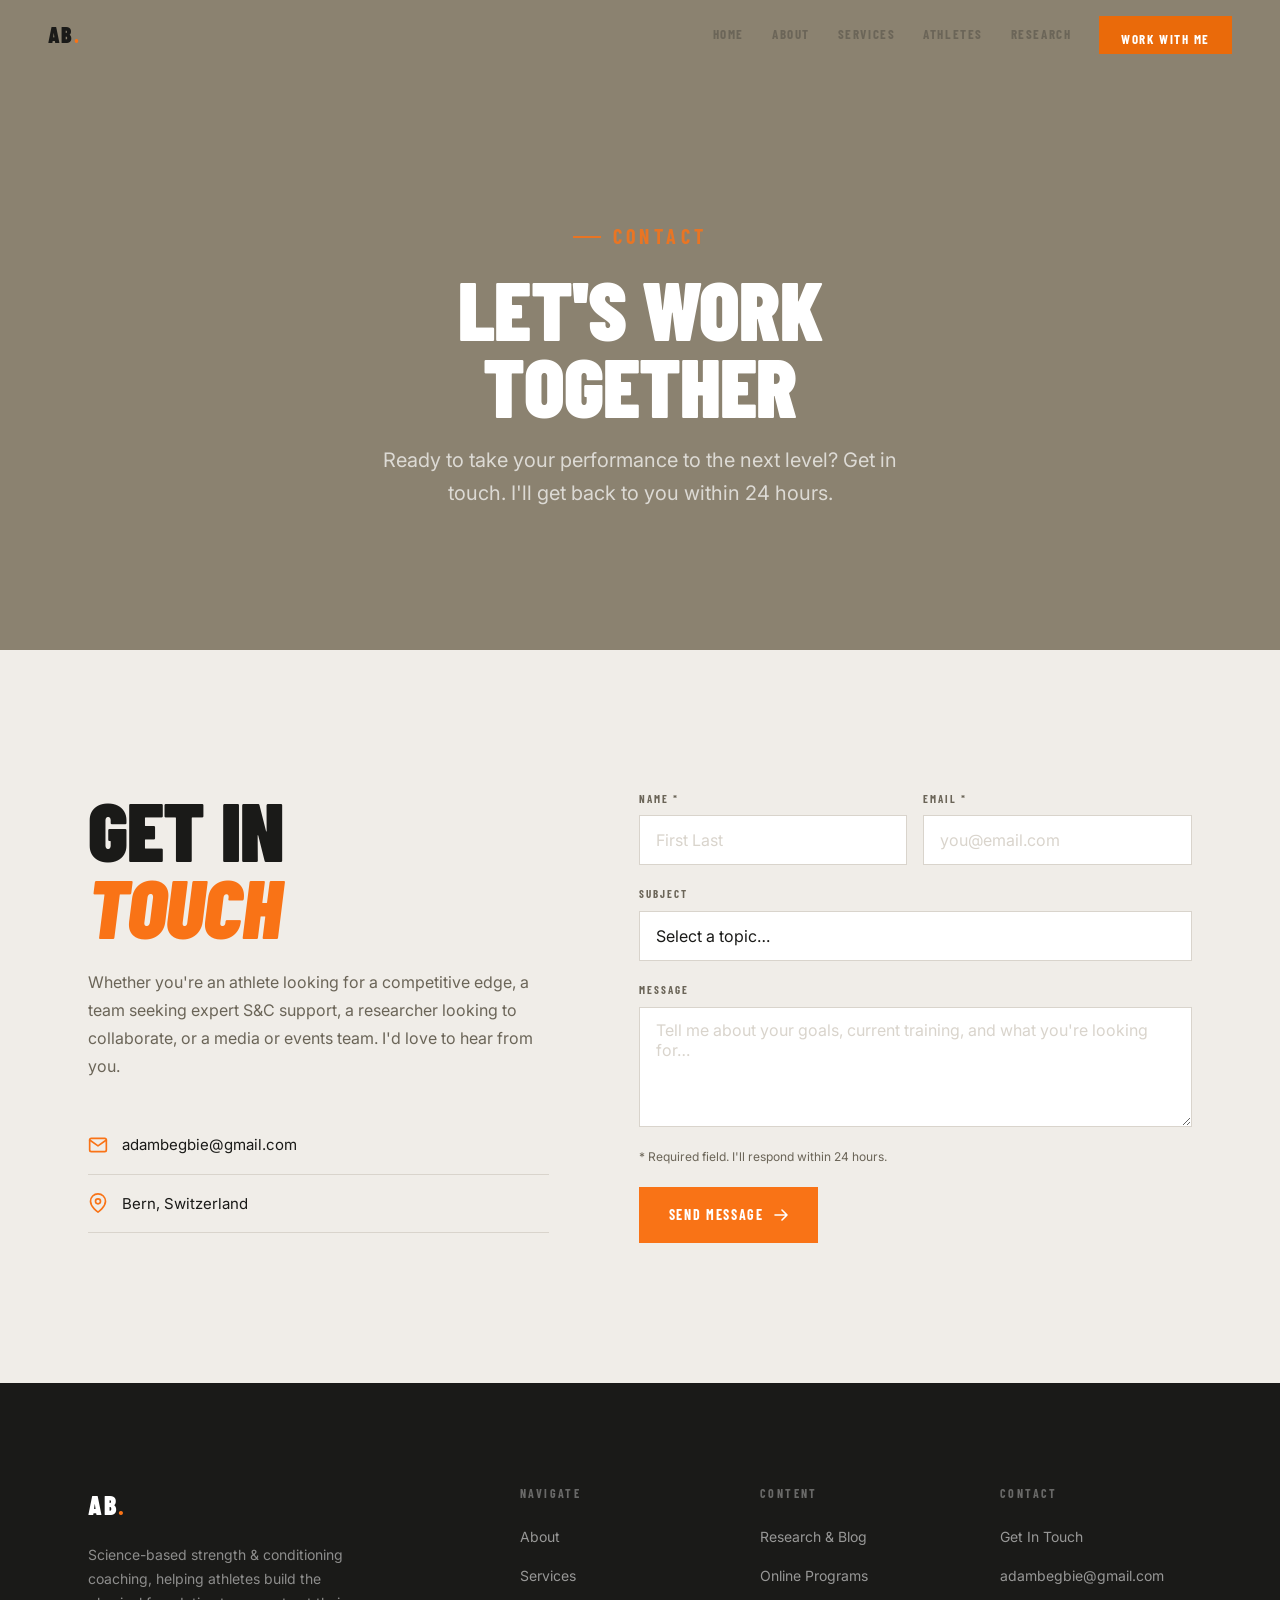
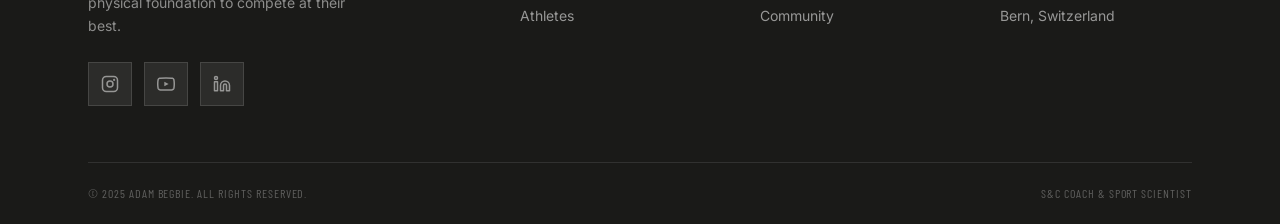
<file: contact.html>
<!DOCTYPE html>
<html lang="en">
<head>
  <meta charset="UTF-8">
  <meta name="viewport" content="width=device-width, initial-scale=1.0">
  <title>Contact | Adam Begbie S&C Coach & Sport Scientist</title>
  <meta name="description" content="Get in touch with Adam Begbie: enquire about coaching, remote programming, team consultancy, performance testing, or speaking engagements.">
  <link rel="icon" href="assets/images/favicon.png">
  <link rel="preconnect" href="https://fonts.googleapis.com">
  <link rel="preconnect" href="https://fonts.gstatic.com" crossorigin>
  <link href="https://fonts.googleapis.com/css2?family=Barlow+Condensed:wght@700;800;900&family=Inter:wght@400;500;600&display=swap" rel="stylesheet">
  <link rel="stylesheet" href="styles.css">
</head>

<body>
  <a href="#main" class="skip">Skip to main content</a>

  <nav id="nav" role="navigation" aria-label="Main navigation">
    <a href="index.html" class="nav-logo">AB<b>.</b></a>
    <div class="nav-links">
      <a href="index.html">Home</a>
      <a href="about.html">About</a>
      <a href="services.html">Services</a>
      <a href="athletes.html">Athletes</a>
      <a href="blog.html">Research</a>
      <a href="contact.html" class="nav-cta active" style="border-color: var(--accent-h); background: var(--accent-h);">Work With Me</a>
    </div>
    <button class="hamburger" id="ham" aria-label="Open menu" aria-expanded="false" aria-controls="mob-nav">
      <span></span><span></span><span></span>
    </button>
  </nav>

  <nav id="mob-nav" aria-label="Mobile navigation" aria-hidden="true">
    <a href="index.html"    class="mlink">Home</a>
    <a href="about.html"    class="mlink">About</a>
    <a href="services.html" class="mlink">Services</a>
    <a href="athletes.html" class="mlink">Athletes</a>
    <a href="blog.html"     class="mlink">Research</a>
    <a href="training-programs.html" class="mlink">Programs</a>
    <a href="contact.html"  class="mlink">Contact</a>
  </nav>

  <main id="main">

    <!-- ── PAGE HEADER ──────────────────────────── -->
    <header class="page-header page-header--centered">
      <div class="container">
        <p class="lbl">Contact</p>
        <h1 class="section-head">Let's Work<br>Together</h1>
        <p>Ready to take your performance to the next level? Get in touch. I'll get back to you within 24 hours.</p>
      </div>
    </header>

    <!-- ── CONTACT SECTION ──────────────────────── -->
    <section class="section-pad" aria-labelledby="contact-h">
      <div class="container">
        <div class="contact-wrap">

          <!-- Left: info -->
          <div class="sr">
            <h2 class="contact-h" id="contact-h">
              Get In<br><em>Touch</em>
            </h2>
            <p class="contact-intro">
              Whether you're an athlete looking for a competitive edge, a team seeking expert S&amp;C support, a researcher looking to collaborate, or a media or events team. I'd love to hear from you.
            </p>

            <a href="mailto:adambegbie@gmail.com" class="contact-detail" style="text-decoration:none;">
              <svg width="20" height="20" viewBox="0 0 24 24" fill="none" stroke="currentColor" stroke-width="2" stroke-linecap="round" stroke-linejoin="round" aria-hidden="true">
                <path d="M4 4h16c1.1 0 2 .9 2 2v12c0 1.1-.9 2-2 2H4c-1.1 0-2-.9-2-2V6c0-1.1.9-2 2-2z"/><polyline points="22,6 12,13 2,6"/>
              </svg>
              adambegbie@gmail.com
            </a>

            <div class="contact-detail" style="cursor:default;">
              <svg width="20" height="20" viewBox="0 0 24 24" fill="none" stroke="currentColor" stroke-width="2" stroke-linecap="round" stroke-linejoin="round" aria-hidden="true">
                <path d="M21 10c0 7-9 13-9 13s-9-6-9-13a9 9 0 0118 0z"/><circle cx="12" cy="10" r="3"/>
              </svg>
              Bern, Switzerland
            </div>

          </div>

          <!-- Right: form -->
          <div class="sr d2">
            <form id="contact-form" class="form" name="contact" method="POST" data-netlify="true" data-netlify-honeypot="bot-field" novalidate aria-label="Contact form">
              <input type="hidden" name="form-name" value="contact">
              <p class="bot-field"><label>Skip this: <input name="bot-field"></label></p>

              <div style="display:grid; grid-template-columns:1fr 1fr; gap:16px;">
                <div class="fg">
                  <label class="fl" for="f-name">Name <span aria-label="required">*</span></label>
                  <input class="fi" type="text" id="f-name" name="name" placeholder="First Last" autocomplete="name" required aria-required="true">
                </div>
                <div class="fg">
                  <label class="fl" for="f-email">Email <span aria-label="required">*</span></label>
                  <input class="fi" type="email" id="f-email" name="email" placeholder="you@email.com" autocomplete="email" required aria-required="true">
                </div>
              </div>

              <div class="fg">
                <label class="fl" for="f-subject">Subject</label>
                <select class="fi" id="f-subject" name="subject">
                  <option value="">Select a topic…</option>
                  <option value="coaching">Coaching Enquiry</option>
                  <option value="remote">Remote Programming</option>
                  <option value="team">Team / Club Consultancy</option>
                  <option value="testing">Performance Testing</option>
                  <option value="speaking">Speaking / Workshop</option>
                  <option value="collaboration">Research Collaboration</option>
                  <option value="media">Media / Press</option>
                  <option value="other">Other</option>
                </select>
              </div>

              <div class="fg">
                <label class="fl" for="f-msg">Message</label>
                <textarea class="fi" id="f-msg" name="message" placeholder="Tell me about your goals, current training, and what you're looking for…"></textarea>
              </div>

              <p class="form-note">* Required field. I'll respond within 24 hours.</p>

              <button type="submit" class="btn btn-fill" id="form-btn" style="align-self:flex-start;">
                Send Message
                <svg width="14" height="14" viewBox="0 0 14 14" fill="none" aria-hidden="true">
                  <path d="M1 7h12M8 2l5 5-5 5" stroke="currentColor" stroke-width="1.6" stroke-linecap="round" stroke-linejoin="round"/>
                </svg>
              </button>
            </form>

            <div id="form-success" class="form-success" role="alert">
              <strong style="display:block; margin-bottom:6px;">Message sent. Thank you.</strong>
              I'll be in touch within 24 hours. In the meantime, feel free to browse the <a href="blog.html" style="color:inherit; text-decoration:underline;">research &amp; blog</a> or <a href="services.html" style="color:inherit; text-decoration:underline;">services</a> pages.
            </div>
          </div>

        </div>
      </div>
    </section>

  </main>

  <footer role="contentinfo">
    <div class="container">
      <div class="footer-grid">
        <div class="footer-brand">
          <a href="index.html" class="nav-logo">AB<b>.</b></a>
          <p>Science-based strength &amp; conditioning coaching, helping athletes build the physical foundation to compete at their best.</p>
          <div class="socials">
            <a href="https://www.instagram.com/adamathletik/#" class="social-btn" aria-label="Instagram" target="_blank" rel="noopener noreferrer">
              <svg viewBox="0 0 24 24" fill="none" stroke="currentColor" stroke-width="2" stroke-linecap="round" stroke-linejoin="round"><rect x="2" y="2" width="20" height="20" rx="5"/><circle cx="12" cy="12" r="4"/><circle cx="17.5" cy="6.5" r=".5" fill="currentColor"/></svg>
            </a>
            <a href="https://youtube.com/?si=CycsUvRPD9QI_giy" class="social-btn" aria-label="YouTube" target="_blank" rel="noopener noreferrer"><svg viewBox="0 0 24 24" fill="none" stroke="currentColor" stroke-width="2" stroke-linecap="round" stroke-linejoin="round"><path d="M22.54 6.42a2.78 2.78 0 00-1.95-1.96C18.88 4 12 4 12 4s-6.88 0-8.59.46A2.78 2.78 0 001.46 6.42 29 29 0 001 12a29 29 0 00.46 5.58 2.78 2.78 0 001.95 1.96C5.12 20 12 20 12 20s6.88 0 8.59-.46a2.78 2.78 0 001.95-1.96A29 29 0 0023 12a29 29 0 00-.46-5.58z"/><polygon points="9.75 15.02 15.5 12 9.75 8.98 9.75 15.02" fill="currentColor" stroke="none"/></svg></a><a href="https://www.linkedin.com/in/adam-begbie-0b9b06232/" class="social-btn" aria-label="LinkedIn" target="_blank" rel="noopener noreferrer">
              <svg viewBox="0 0 24 24" fill="none" stroke="currentColor" stroke-width="2" stroke-linecap="round" stroke-linejoin="round"><path d="M16 8a6 6 0 016 6v7h-4v-7a2 2 0 00-2-2 2 2 0 00-2 2v7h-4v-7a6 6 0 016-6z"/><rect x="2" y="9" width="4" height="12"/><circle cx="4" cy="4" r="2"/></svg>
            </a>
            </div>
        </div>
        <div class="footer-col">
          <h4>Navigate</h4>
          <ul>
            <li><a href="about.html">About</a></li>
            <li><a href="services.html">Services</a></li>
            <li><a href="athletes.html">Athletes</a></li>
            
          </ul>
        </div>
        <div class="footer-col">
          <h4>Content</h4>
          <ul>
            <li><a href="blog.html">Research &amp; Blog</a></li>
            <li><a href="training-programs.html">Online Programs</a></li>
            <li><a href="community.html">Community</a></li>
          </ul>
        </div>
        <div class="footer-col">
          <h4>Contact</h4>
          <ul>
            <li><a href="contact.html">Get In Touch</a></li>
            <li><a href="mailto:adambegbie@gmail.com">adambegbie@gmail.com</a></li>
            <li><a href="#">Bern, Switzerland</a></li>
          </ul>
        </div>
      </div>
      <div class="footer-bottom">
        <span>&copy; 2025 Adam Begbie. All rights reserved.</span>
        <span>S&amp;C Coach &amp; Sport Scientist</span>
      </div>
    </div>
  </footer>

  <script src="main.js"></script>
</body>
</html>
</file>
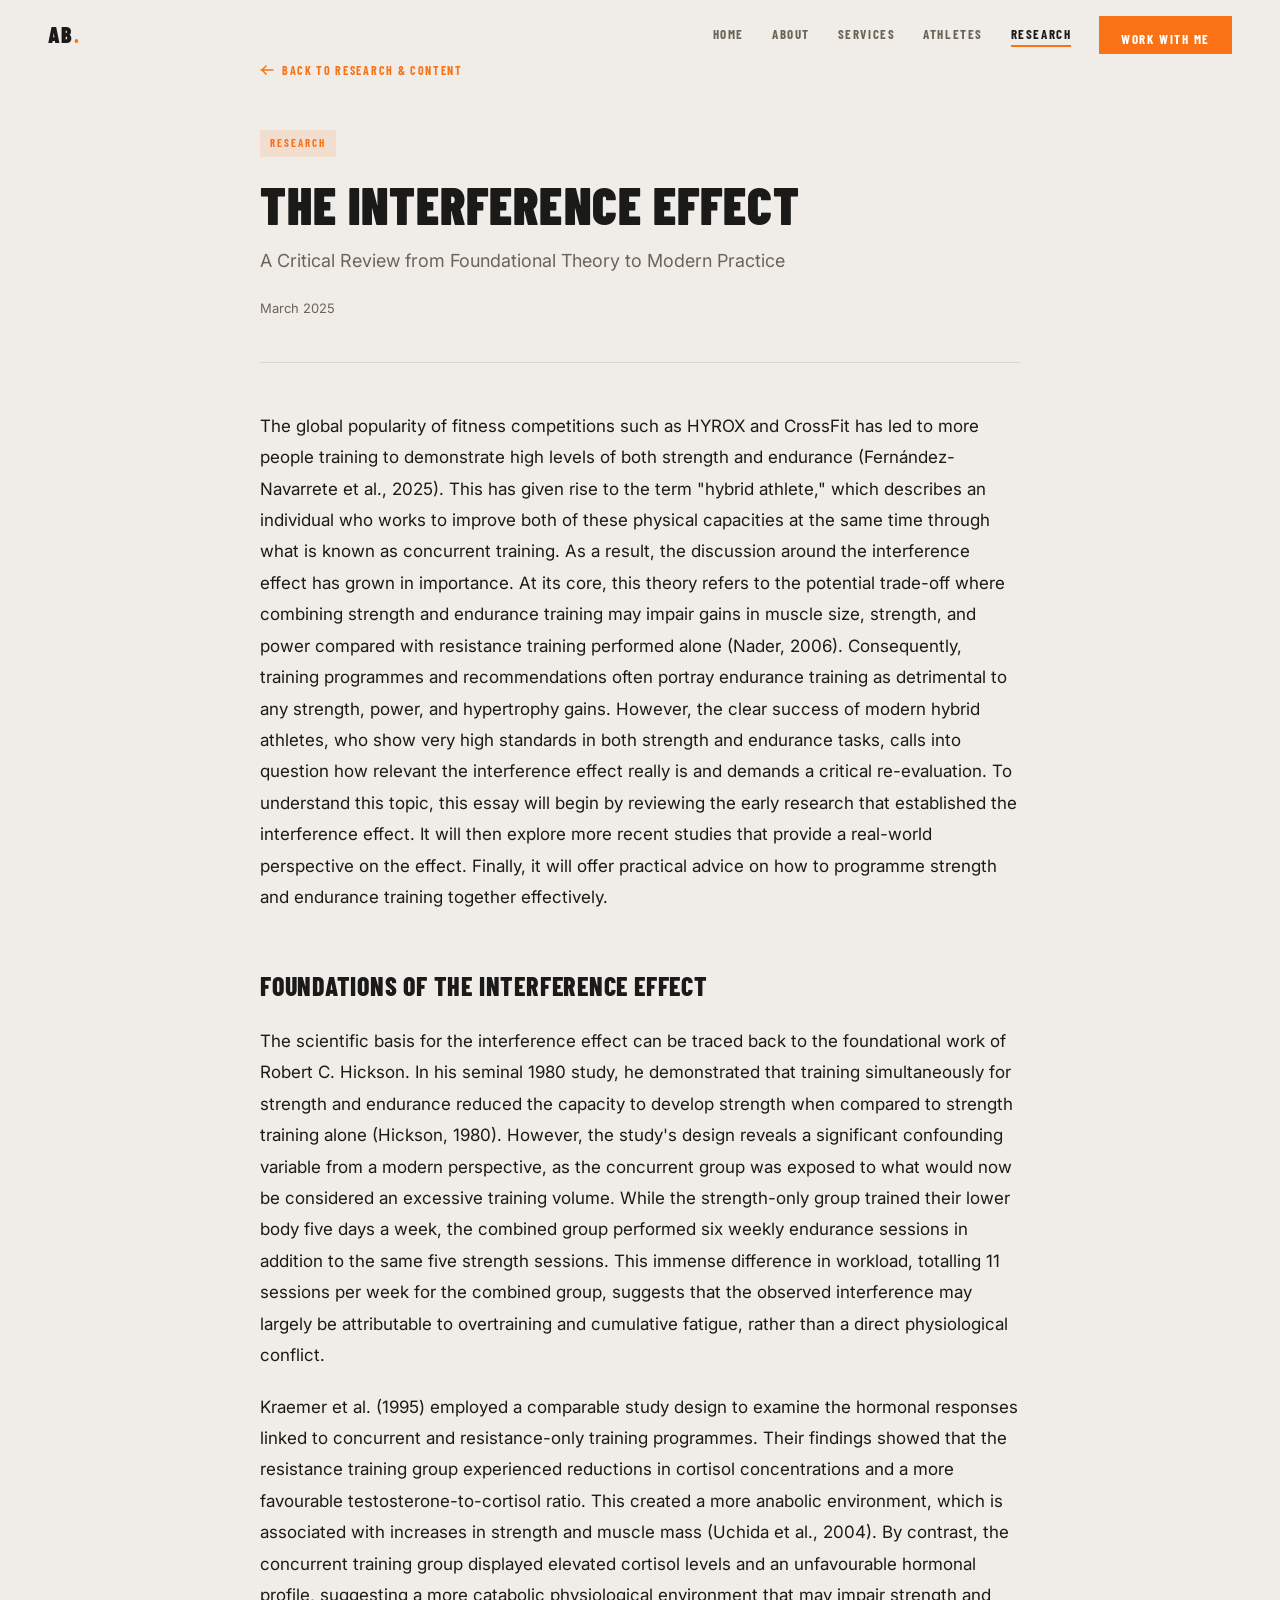
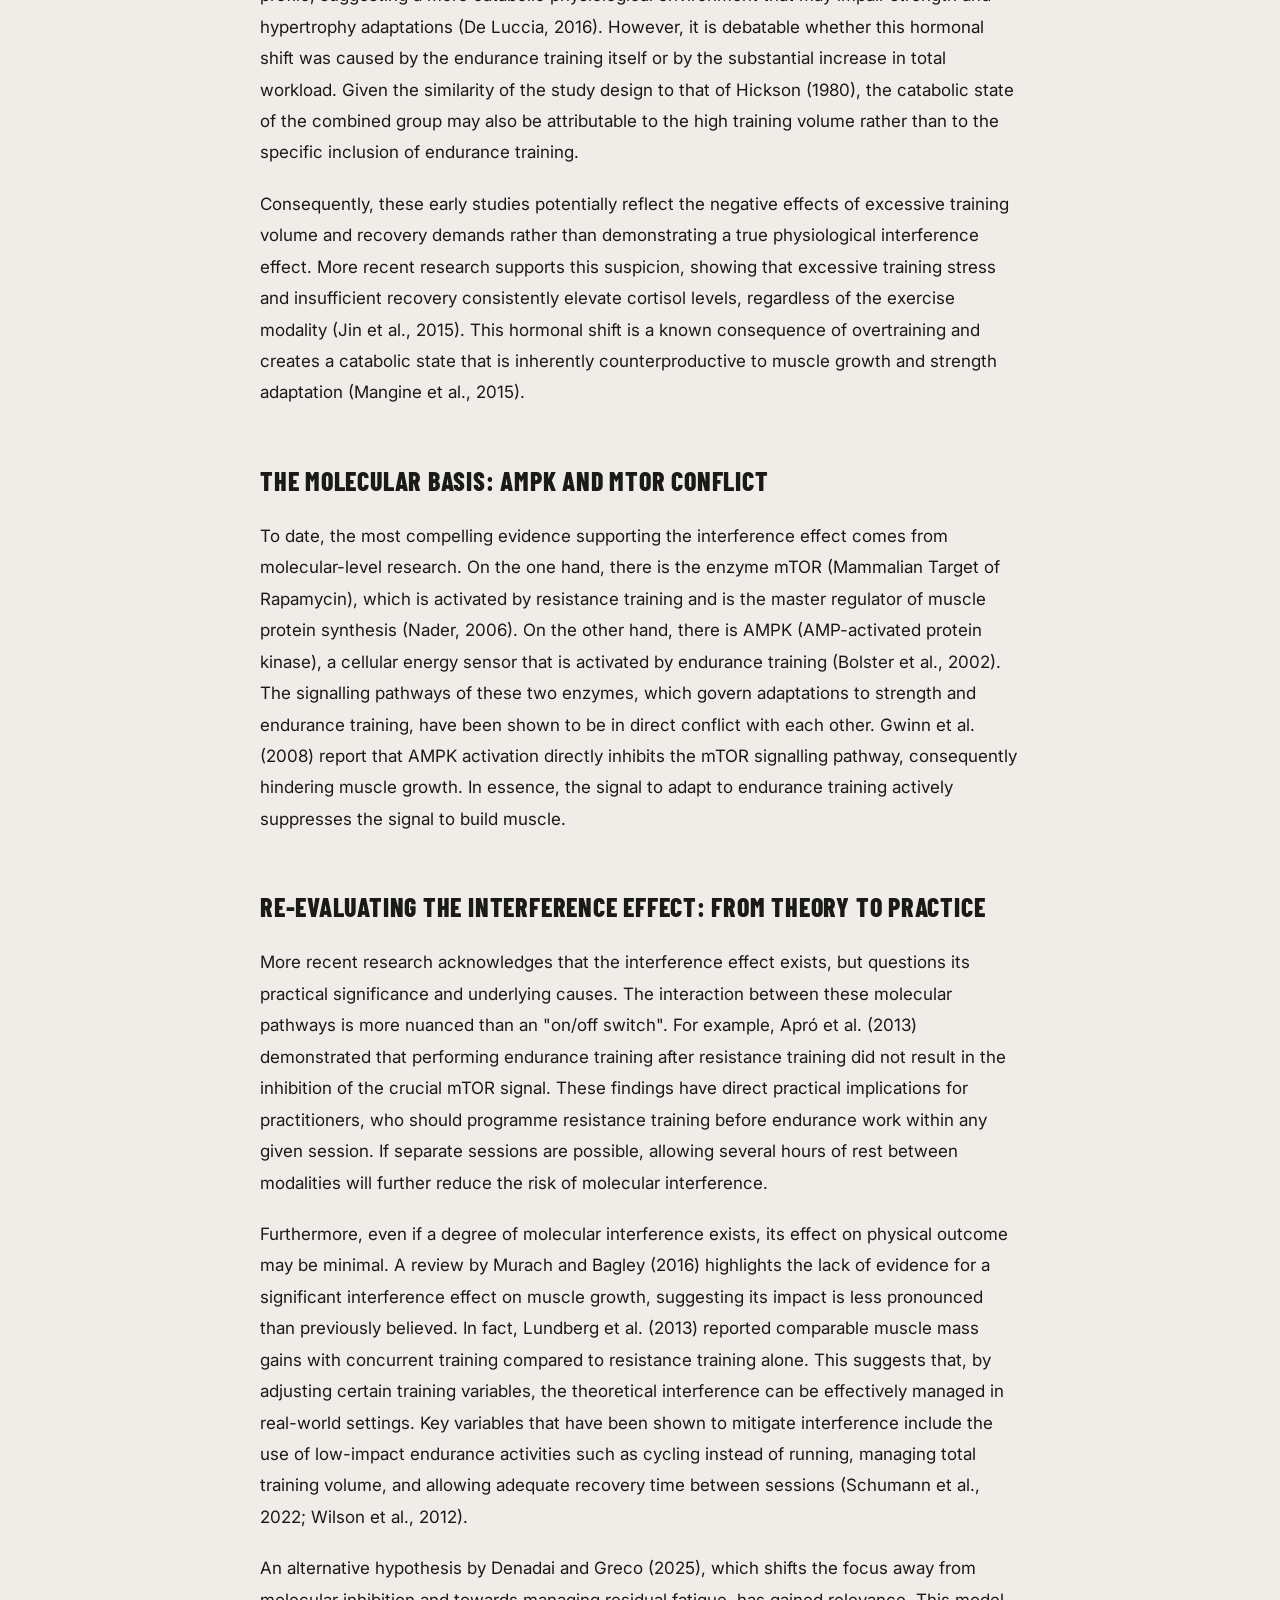
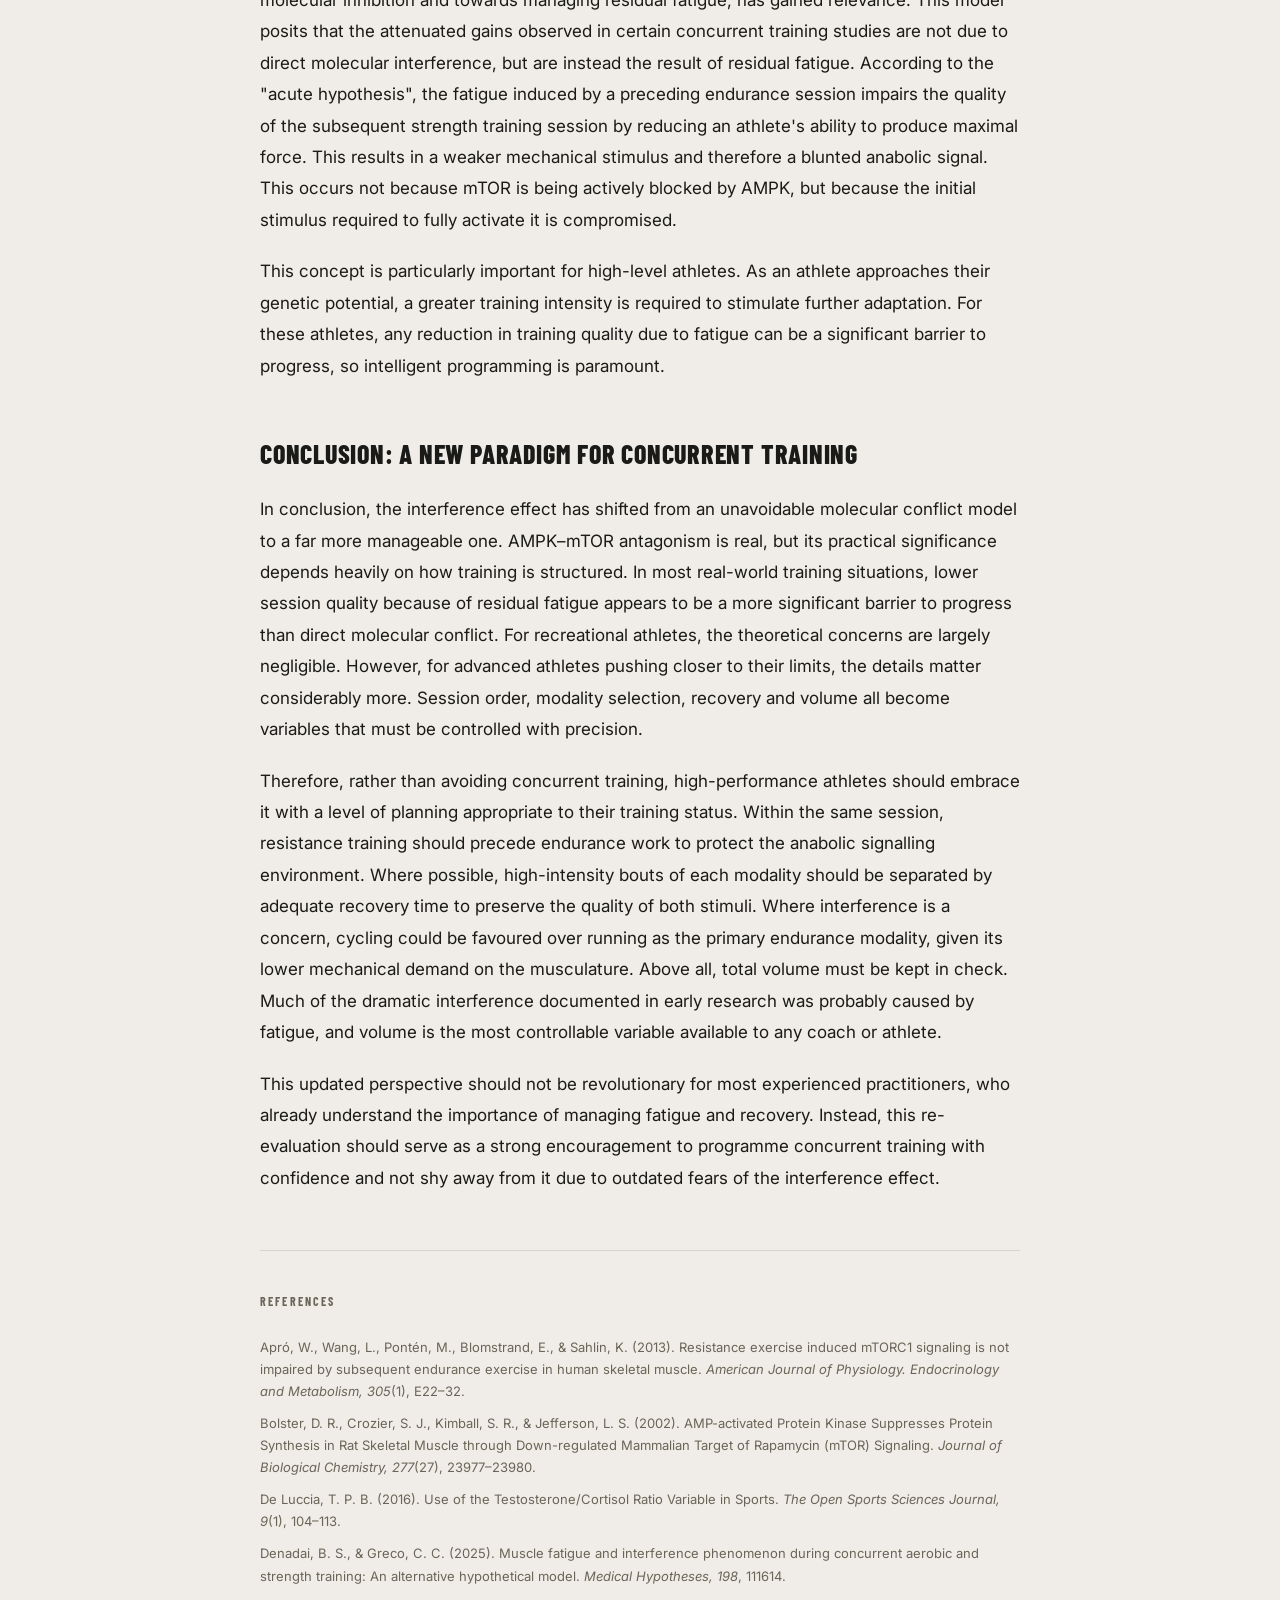
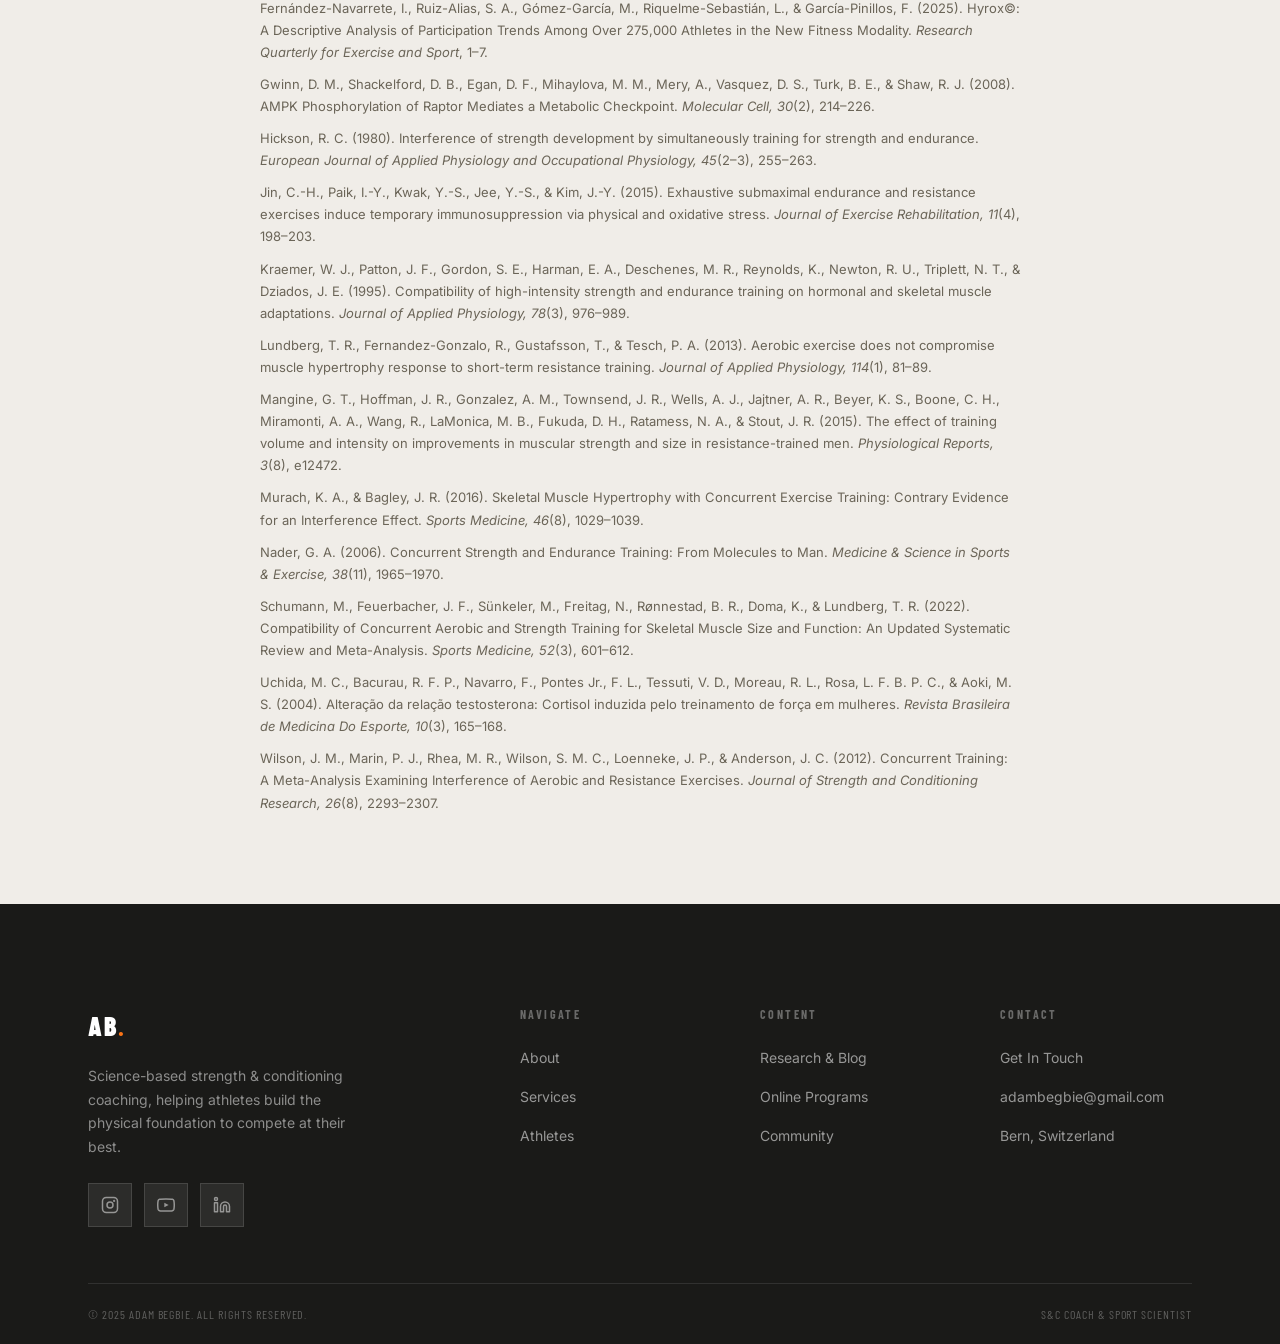
<file: interference-effect.html>
<!DOCTYPE html>
<html lang="en">
<head>
  <meta charset="UTF-8">
  <meta name="viewport" content="width=device-width, initial-scale=1.0">
  <title>The Interference Effect | Adam Begbie</title>
  <meta name="description" content="A critical review of the interference effect, from Hickson's foundational work to the AMPK–mTOR conflict and modern concurrent training practice.">
  <link rel="icon" href="assets/images/favicon.png">
  <link rel="preconnect" href="https://fonts.googleapis.com">
  <link rel="preconnect" href="https://fonts.gstatic.com" crossorigin>
  <link href="https://fonts.googleapis.com/css2?family=Barlow+Condensed:wght@700;800;900&family=Inter:wght@400;500;600&display=swap" rel="stylesheet">
  <link rel="stylesheet" href="styles.css">
</head>

<body>
  <a href="#main" class="skip">Skip to main content</a>

  <nav id="nav" role="navigation" aria-label="Main navigation">
    <a href="index.html" class="nav-logo">AB<b>.</b></a>
    <div class="nav-links">
      <a href="index.html">Home</a>
      <a href="about.html">About</a>
      <a href="services.html">Services</a>
      <a href="athletes.html">Athletes</a>
      <a href="blog.html" class="active">Research</a>
      <a href="contact.html" class="nav-cta">Work With Me</a>
    </div>
    <button class="hamburger" id="ham" aria-label="Open menu" aria-expanded="false" aria-controls="mob-nav">
      <span></span><span></span><span></span>
    </button>
  </nav>

  <nav id="mob-nav" aria-label="Mobile navigation" aria-hidden="true">
    <a href="index.html"    class="mlink">Home</a>
    <a href="about.html"    class="mlink">About</a>
    <a href="services.html" class="mlink">Services</a>
    <a href="athletes.html" class="mlink">Athletes</a>
    <a href="blog.html"     class="mlink">Research</a>
    <a href="training-programs.html" class="mlink">Programs</a>
    <a href="contact.html"  class="mlink">Contact</a>
  </nav>

  <main id="main">
    <div class="container">
      <div class="article-wrap">

        <a href="blog.html" class="article-back">
          <svg width="14" height="10" viewBox="0 0 14 10" fill="none" aria-hidden="true">
            <path d="M1 5h12M8 1l4 4-4 4" stroke="currentColor" stroke-width="1.5" stroke-linecap="round" stroke-linejoin="round"/>
          </svg>
          Back to Research &amp; Content
        </a>

        <header class="article-header">
          <span class="card-tag tag-research">Research</span>
          <h1 class="article-title">The Interference Effect</h1>
          <p class="article-subtitle">A Critical Review from Foundational Theory to Modern Practice</p>
          <time class="article-date" datetime="2025-03">March 2025</time>
        </header>

        <div class="article-body">

          <p>The global popularity of fitness competitions such as HYROX and CrossFit has led to more people training to demonstrate high levels of both strength and endurance (Fernández-Navarrete et al., 2025). This has given rise to the term "hybrid athlete," which describes an individual who works to improve both of these physical capacities at the same time through what is known as concurrent training. As a result, the discussion around the interference effect has grown in importance. At its core, this theory refers to the potential trade-off where combining strength and endurance training may impair gains in muscle size, strength, and power compared with resistance training performed alone (Nader, 2006). Consequently, training programmes and recommendations often portray endurance training as detrimental to any strength, power, and hypertrophy gains. However, the clear success of modern hybrid athletes, who show very high standards in both strength and endurance tasks, calls into question how relevant the interference effect really is and demands a critical re-evaluation. To understand this topic, this essay will begin by reviewing the early research that established the interference effect. It will then explore more recent studies that provide a real-world perspective on the effect. Finally, it will offer practical advice on how to programme strength and endurance training together effectively.</p>

          <h2>Foundations of the Interference Effect</h2>

          <p>The scientific basis for the interference effect can be traced back to the foundational work of Robert C. Hickson. In his seminal 1980 study, he demonstrated that training simultaneously for strength and endurance reduced the capacity to develop strength when compared to strength training alone (Hickson, 1980). However, the study's design reveals a significant confounding variable from a modern perspective, as the concurrent group was exposed to what would now be considered an excessive training volume. While the strength-only group trained their lower body five days a week, the combined group performed six weekly endurance sessions in addition to the same five strength sessions. This immense difference in workload, totalling 11 sessions per week for the combined group, suggests that the observed interference may largely be attributable to overtraining and cumulative fatigue, rather than a direct physiological conflict.</p>

          <p>Kraemer et al. (1995) employed a comparable study design to examine the hormonal responses linked to concurrent and resistance-only training programmes. Their findings showed that the resistance training group experienced reductions in cortisol concentrations and a more favourable testosterone-to-cortisol ratio. This created a more anabolic environment, which is associated with increases in strength and muscle mass (Uchida et al., 2004). By contrast, the concurrent training group displayed elevated cortisol levels and an unfavourable hormonal profile, suggesting a more catabolic physiological environment that may impair strength and hypertrophy adaptations (De Luccia, 2016). However, it is debatable whether this hormonal shift was caused by the endurance training itself or by the substantial increase in total workload. Given the similarity of the study design to that of Hickson (1980), the catabolic state of the combined group may also be attributable to the high training volume rather than to the specific inclusion of endurance training.</p>

          <p>Consequently, these early studies potentially reflect the negative effects of excessive training volume and recovery demands rather than demonstrating a true physiological interference effect. More recent research supports this suspicion, showing that excessive training stress and insufficient recovery consistently elevate cortisol levels, regardless of the exercise modality (Jin et al., 2015). This hormonal shift is a known consequence of overtraining and creates a catabolic state that is inherently counterproductive to muscle growth and strength adaptation (Mangine et al., 2015).</p>

          <h2>The Molecular Basis: AMPK and mTOR Conflict</h2>

          <p>To date, the most compelling evidence supporting the interference effect comes from molecular-level research. On the one hand, there is the enzyme mTOR (Mammalian Target of Rapamycin), which is activated by resistance training and is the master regulator of muscle protein synthesis (Nader, 2006). On the other hand, there is AMPK (AMP-activated protein kinase), a cellular energy sensor that is activated by endurance training (Bolster et al., 2002). The signalling pathways of these two enzymes, which govern adaptations to strength and endurance training, have been shown to be in direct conflict with each other. Gwinn et al. (2008) report that AMPK activation directly inhibits the mTOR signalling pathway, consequently hindering muscle growth. In essence, the signal to adapt to endurance training actively suppresses the signal to build muscle.</p>

          <h2>Re-evaluating the Interference Effect: From Theory to Practice</h2>

          <p>More recent research acknowledges that the interference effect exists, but questions its practical significance and underlying causes. The interaction between these molecular pathways is more nuanced than an "on/off switch". For example, Apró et al. (2013) demonstrated that performing endurance training after resistance training did not result in the inhibition of the crucial mTOR signal. These findings have direct practical implications for practitioners, who should programme resistance training before endurance work within any given session. If separate sessions are possible, allowing several hours of rest between modalities will further reduce the risk of molecular interference.</p>

          <p>Furthermore, even if a degree of molecular interference exists, its effect on physical outcome may be minimal. A review by Murach and Bagley (2016) highlights the lack of evidence for a significant interference effect on muscle growth, suggesting its impact is less pronounced than previously believed. In fact, Lundberg et al. (2013) reported comparable muscle mass gains with concurrent training compared to resistance training alone. This suggests that, by adjusting certain training variables, the theoretical interference can be effectively managed in real-world settings. Key variables that have been shown to mitigate interference include the use of low-impact endurance activities such as cycling instead of running, managing total training volume, and allowing adequate recovery time between sessions (Schumann et al., 2022; Wilson et al., 2012).</p>

          <p>An alternative hypothesis by Denadai and Greco (2025), which shifts the focus away from molecular inhibition and towards managing residual fatigue, has gained relevance. This model posits that the attenuated gains observed in certain concurrent training studies are not due to direct molecular interference, but are instead the result of residual fatigue. According to the "acute hypothesis", the fatigue induced by a preceding endurance session impairs the quality of the subsequent strength training session by reducing an athlete's ability to produce maximal force. This results in a weaker mechanical stimulus and therefore a blunted anabolic signal. This occurs not because mTOR is being actively blocked by AMPK, but because the initial stimulus required to fully activate it is compromised.</p>

          <p>This concept is particularly important for high-level athletes. As an athlete approaches their genetic potential, a greater training intensity is required to stimulate further adaptation. For these athletes, any reduction in training quality due to fatigue can be a significant barrier to progress, so intelligent programming is paramount.</p>

          <h2>Conclusion: A New Paradigm for Concurrent Training</h2>

          <p>In conclusion, the interference effect has shifted from an unavoidable molecular conflict model to a far more manageable one. AMPK–mTOR antagonism is real, but its practical significance depends heavily on how training is structured. In most real-world training situations, lower session quality because of residual fatigue appears to be a more significant barrier to progress than direct molecular conflict. For recreational athletes, the theoretical concerns are largely negligible. However, for advanced athletes pushing closer to their limits, the details matter considerably more. Session order, modality selection, recovery and volume all become variables that must be controlled with precision.</p>

          <p>Therefore, rather than avoiding concurrent training, high-performance athletes should embrace it with a level of planning appropriate to their training status. Within the same session, resistance training should precede endurance work to protect the anabolic signalling environment. Where possible, high-intensity bouts of each modality should be separated by adequate recovery time to preserve the quality of both stimuli. Where interference is a concern, cycling could be favoured over running as the primary endurance modality, given its lower mechanical demand on the musculature. Above all, total volume must be kept in check. Much of the dramatic interference documented in early research was probably caused by fatigue, and volume is the most controllable variable available to any coach or athlete.</p>

          <p>This updated perspective should not be revolutionary for most experienced practitioners, who already understand the importance of managing fatigue and recovery. Instead, this re-evaluation should serve as a strong encouragement to programme concurrent training with confidence and not shy away from it due to outdated fears of the interference effect.</p>

        </div>

        <div class="article-refs">
          <h2>References</h2>
          <p>Apró, W., Wang, L., Pontén, M., Blomstrand, E., &amp; Sahlin, K. (2013). Resistance exercise induced mTORC1 signaling is not impaired by subsequent endurance exercise in human skeletal muscle. <em>American Journal of Physiology. Endocrinology and Metabolism, 305</em>(1), E22–32.</p>
          <p>Bolster, D. R., Crozier, S. J., Kimball, S. R., &amp; Jefferson, L. S. (2002). AMP-activated Protein Kinase Suppresses Protein Synthesis in Rat Skeletal Muscle through Down-regulated Mammalian Target of Rapamycin (mTOR) Signaling. <em>Journal of Biological Chemistry, 277</em>(27), 23977–23980.</p>
          <p>De Luccia, T. P. B. (2016). Use of the Testosterone/Cortisol Ratio Variable in Sports. <em>The Open Sports Sciences Journal, 9</em>(1), 104–113.</p>
          <p>Denadai, B. S., &amp; Greco, C. C. (2025). Muscle fatigue and interference phenomenon during concurrent aerobic and strength training: An alternative hypothetical model. <em>Medical Hypotheses, 198</em>, 111614.</p>
          <p>Fernández-Navarrete, I., Ruiz-Alias, S. A., Gómez-García, M., Riquelme-Sebastián, L., &amp; García-Pinillos, F. (2025). Hyrox©: A Descriptive Analysis of Participation Trends Among Over 275,000 Athletes in the New Fitness Modality. <em>Research Quarterly for Exercise and Sport</em>, 1–7.</p>
          <p>Gwinn, D. M., Shackelford, D. B., Egan, D. F., Mihaylova, M. M., Mery, A., Vasquez, D. S., Turk, B. E., &amp; Shaw, R. J. (2008). AMPK Phosphorylation of Raptor Mediates a Metabolic Checkpoint. <em>Molecular Cell, 30</em>(2), 214–226.</p>
          <p>Hickson, R. C. (1980). Interference of strength development by simultaneously training for strength and endurance. <em>European Journal of Applied Physiology and Occupational Physiology, 45</em>(2–3), 255–263.</p>
          <p>Jin, C.-H., Paik, I.-Y., Kwak, Y.-S., Jee, Y.-S., &amp; Kim, J.-Y. (2015). Exhaustive submaximal endurance and resistance exercises induce temporary immunosuppression via physical and oxidative stress. <em>Journal of Exercise Rehabilitation, 11</em>(4), 198–203.</p>
          <p>Kraemer, W. J., Patton, J. F., Gordon, S. E., Harman, E. A., Deschenes, M. R., Reynolds, K., Newton, R. U., Triplett, N. T., &amp; Dziados, J. E. (1995). Compatibility of high-intensity strength and endurance training on hormonal and skeletal muscle adaptations. <em>Journal of Applied Physiology, 78</em>(3), 976–989.</p>
          <p>Lundberg, T. R., Fernandez-Gonzalo, R., Gustafsson, T., &amp; Tesch, P. A. (2013). Aerobic exercise does not compromise muscle hypertrophy response to short-term resistance training. <em>Journal of Applied Physiology, 114</em>(1), 81–89.</p>
          <p>Mangine, G. T., Hoffman, J. R., Gonzalez, A. M., Townsend, J. R., Wells, A. J., Jajtner, A. R., Beyer, K. S., Boone, C. H., Miramonti, A. A., Wang, R., LaMonica, M. B., Fukuda, D. H., Ratamess, N. A., &amp; Stout, J. R. (2015). The effect of training volume and intensity on improvements in muscular strength and size in resistance-trained men. <em>Physiological Reports, 3</em>(8), e12472.</p>
          <p>Murach, K. A., &amp; Bagley, J. R. (2016). Skeletal Muscle Hypertrophy with Concurrent Exercise Training: Contrary Evidence for an Interference Effect. <em>Sports Medicine, 46</em>(8), 1029–1039.</p>
          <p>Nader, G. A. (2006). Concurrent Strength and Endurance Training: From Molecules to Man. <em>Medicine &amp; Science in Sports &amp; Exercise, 38</em>(11), 1965–1970.</p>
          <p>Schumann, M., Feuerbacher, J. F., Sünkeler, M., Freitag, N., Rønnestad, B. R., Doma, K., &amp; Lundberg, T. R. (2022). Compatibility of Concurrent Aerobic and Strength Training for Skeletal Muscle Size and Function: An Updated Systematic Review and Meta-Analysis. <em>Sports Medicine, 52</em>(3), 601–612.</p>
          <p>Uchida, M. C., Bacurau, R. F. P., Navarro, F., Pontes Jr., F. L., Tessuti, V. D., Moreau, R. L., Rosa, L. F. B. P. C., &amp; Aoki, M. S. (2004). Alteração da relação testosterona: Cortisol induzida pelo treinamento de força em mulheres. <em>Revista Brasileira de Medicina Do Esporte, 10</em>(3), 165–168.</p>
          <p>Wilson, J. M., Marin, P. J., Rhea, M. R., Wilson, S. M. C., Loenneke, J. P., &amp; Anderson, J. C. (2012). Concurrent Training: A Meta-Analysis Examining Interference of Aerobic and Resistance Exercises. <em>Journal of Strength and Conditioning Research, 26</em>(8), 2293–2307.</p>
        </div>

      </div>
    </div>
  </main>

  <footer role="contentinfo">
    <div class="container">
      <div class="footer-grid">
        <div class="footer-brand">
          <a href="index.html" class="nav-logo">AB<b>.</b></a>
          <p>Science-based strength &amp; conditioning coaching, helping athletes build the physical foundation to compete at their best.</p>
          <div class="socials">
            <a href="https://www.instagram.com/adamathletik/#" class="social-btn" aria-label="Instagram" target="_blank" rel="noopener noreferrer"><svg viewBox="0 0 24 24" fill="none" stroke="currentColor" stroke-width="2" stroke-linecap="round" stroke-linejoin="round"><rect x="2" y="2" width="20" height="20" rx="5"/><circle cx="12" cy="12" r="4"/><circle cx="17.5" cy="6.5" r=".5" fill="currentColor"/></svg></a>
            <a href="https://youtube.com/?si=CycsUvRPD9QI_giy" class="social-btn" aria-label="YouTube" target="_blank" rel="noopener noreferrer"><svg viewBox="0 0 24 24" fill="none" stroke="currentColor" stroke-width="2" stroke-linecap="round" stroke-linejoin="round"><path d="M22.54 6.42a2.78 2.78 0 00-1.95-1.96C18.88 4 12 4 12 4s-6.88 0-8.59.46A2.78 2.78 0 001.46 6.42 29 29 0 001 12a29 29 0 00.46 5.58 2.78 2.78 0 001.95 1.96C5.12 20 12 20 12 20s6.88 0 8.59-.46a2.78 2.78 0 001.95-1.96A29 29 0 0023 12a29 29 0 00-.46-5.58z"/><polygon points="9.75 15.02 15.5 12 9.75 8.98 9.75 15.02" fill="currentColor" stroke="none"/></svg></a><a href="https://www.linkedin.com/in/adam-begbie-0b9b06232/" class="social-btn" aria-label="LinkedIn" target="_blank" rel="noopener noreferrer"><svg viewBox="0 0 24 24" fill="none" stroke="currentColor" stroke-width="2" stroke-linecap="round" stroke-linejoin="round"><path d="M16 8a6 6 0 016 6v7h-4v-7a2 2 0 00-2-2 2 2 0 00-2 2v7h-4v-7a6 6 0 016-6z"/><rect x="2" y="9" width="4" height="12"/><circle cx="4" cy="4" r="2"/></svg></a>
            </div>
        </div>
        <div class="footer-col"><h4>Navigate</h4><ul><li><a href="about.html">About</a></li><li><a href="services.html">Services</a></li><li><a href="athletes.html">Athletes</a></li></ul></div>
        <div class="footer-col"><h4>Content</h4><ul><li><a href="blog.html">Research &amp; Blog</a></li><li><a href="training-programs.html">Online Programs</a></li><li><a href="community.html">Community</a></li></ul></div>
        <div class="footer-col"><h4>Contact</h4><ul><li><a href="contact.html">Get In Touch</a></li><li><a href="mailto:adambegbie@gmail.com">adambegbie@gmail.com</a></li><li><a href="#">Bern, Switzerland</a></li></ul></div>
      </div>
      <div class="footer-bottom">
        <span>&copy; 2025 Adam Begbie. All rights reserved.</span>
        <span>S&amp;C Coach &amp; Sport Scientist</span>
      </div>
    </div>
  </footer>

  <script src="main.js"></script>
</body>
</html>
</file>
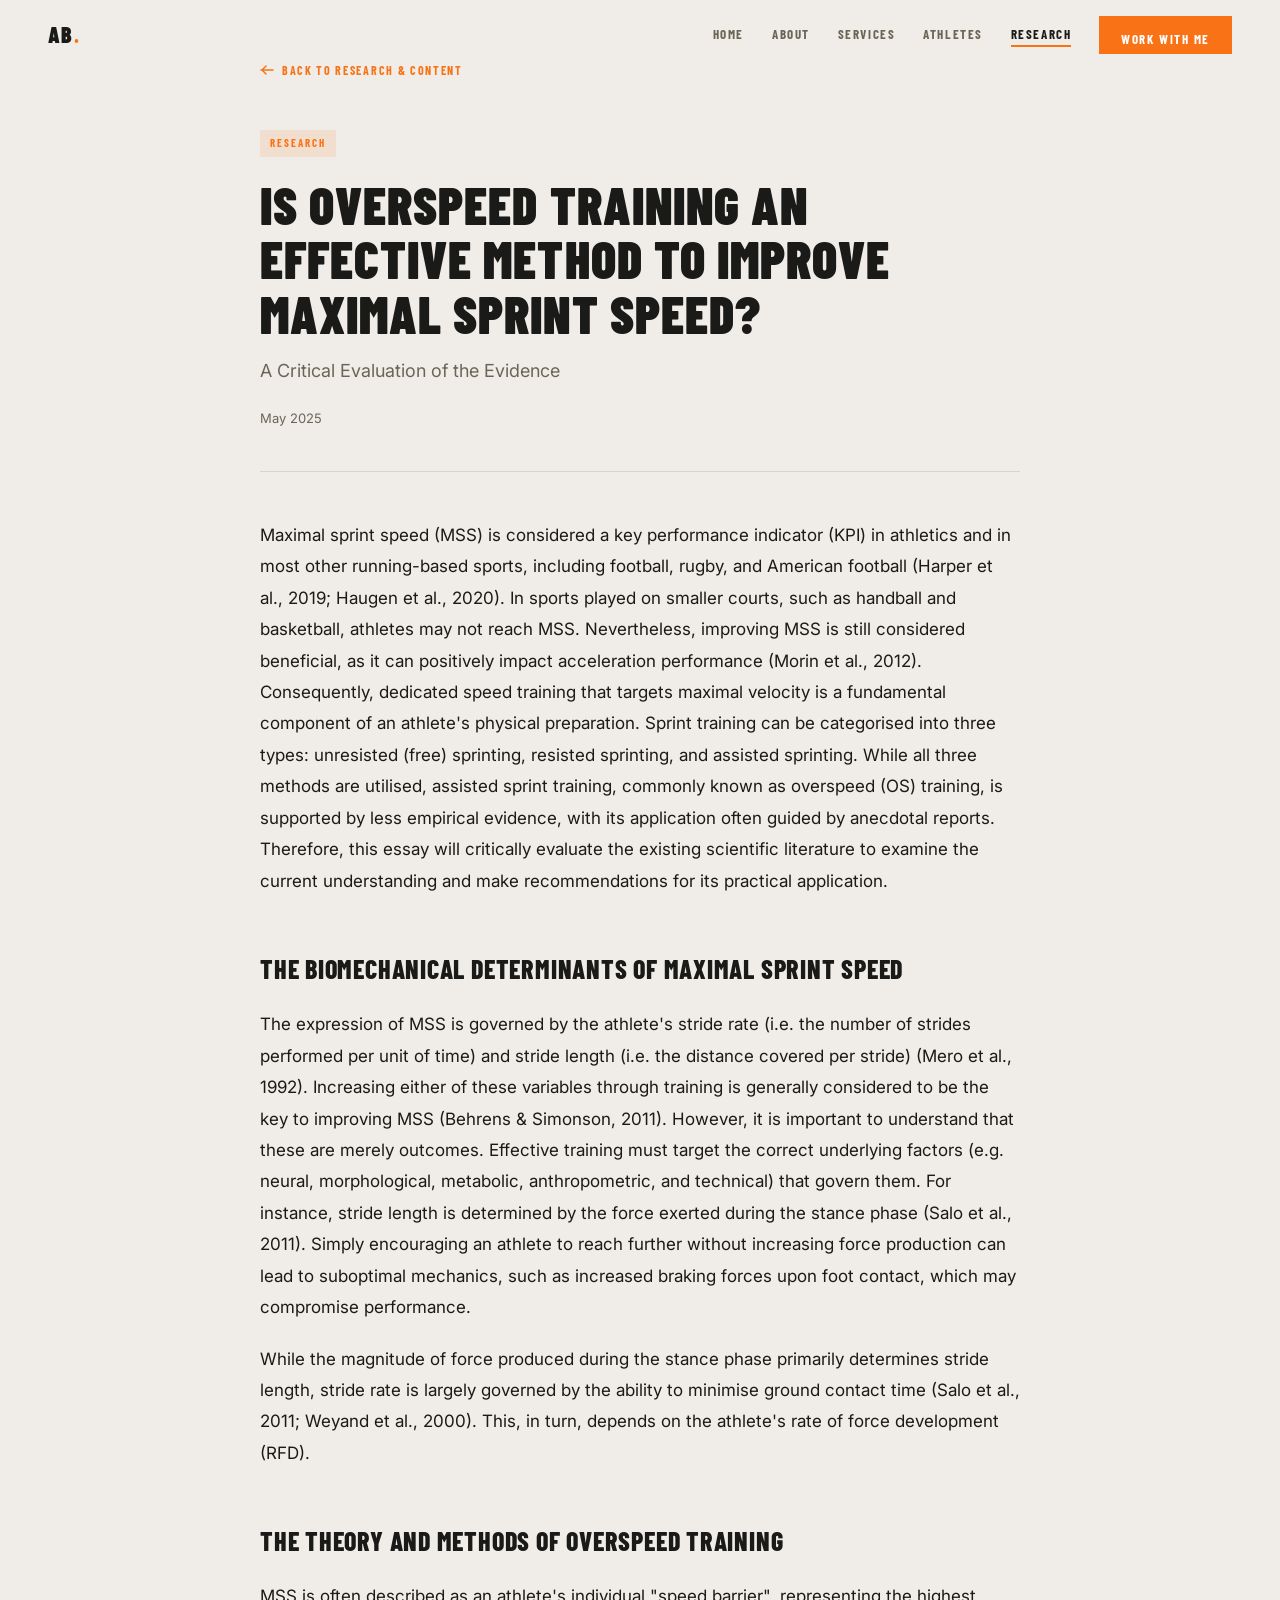
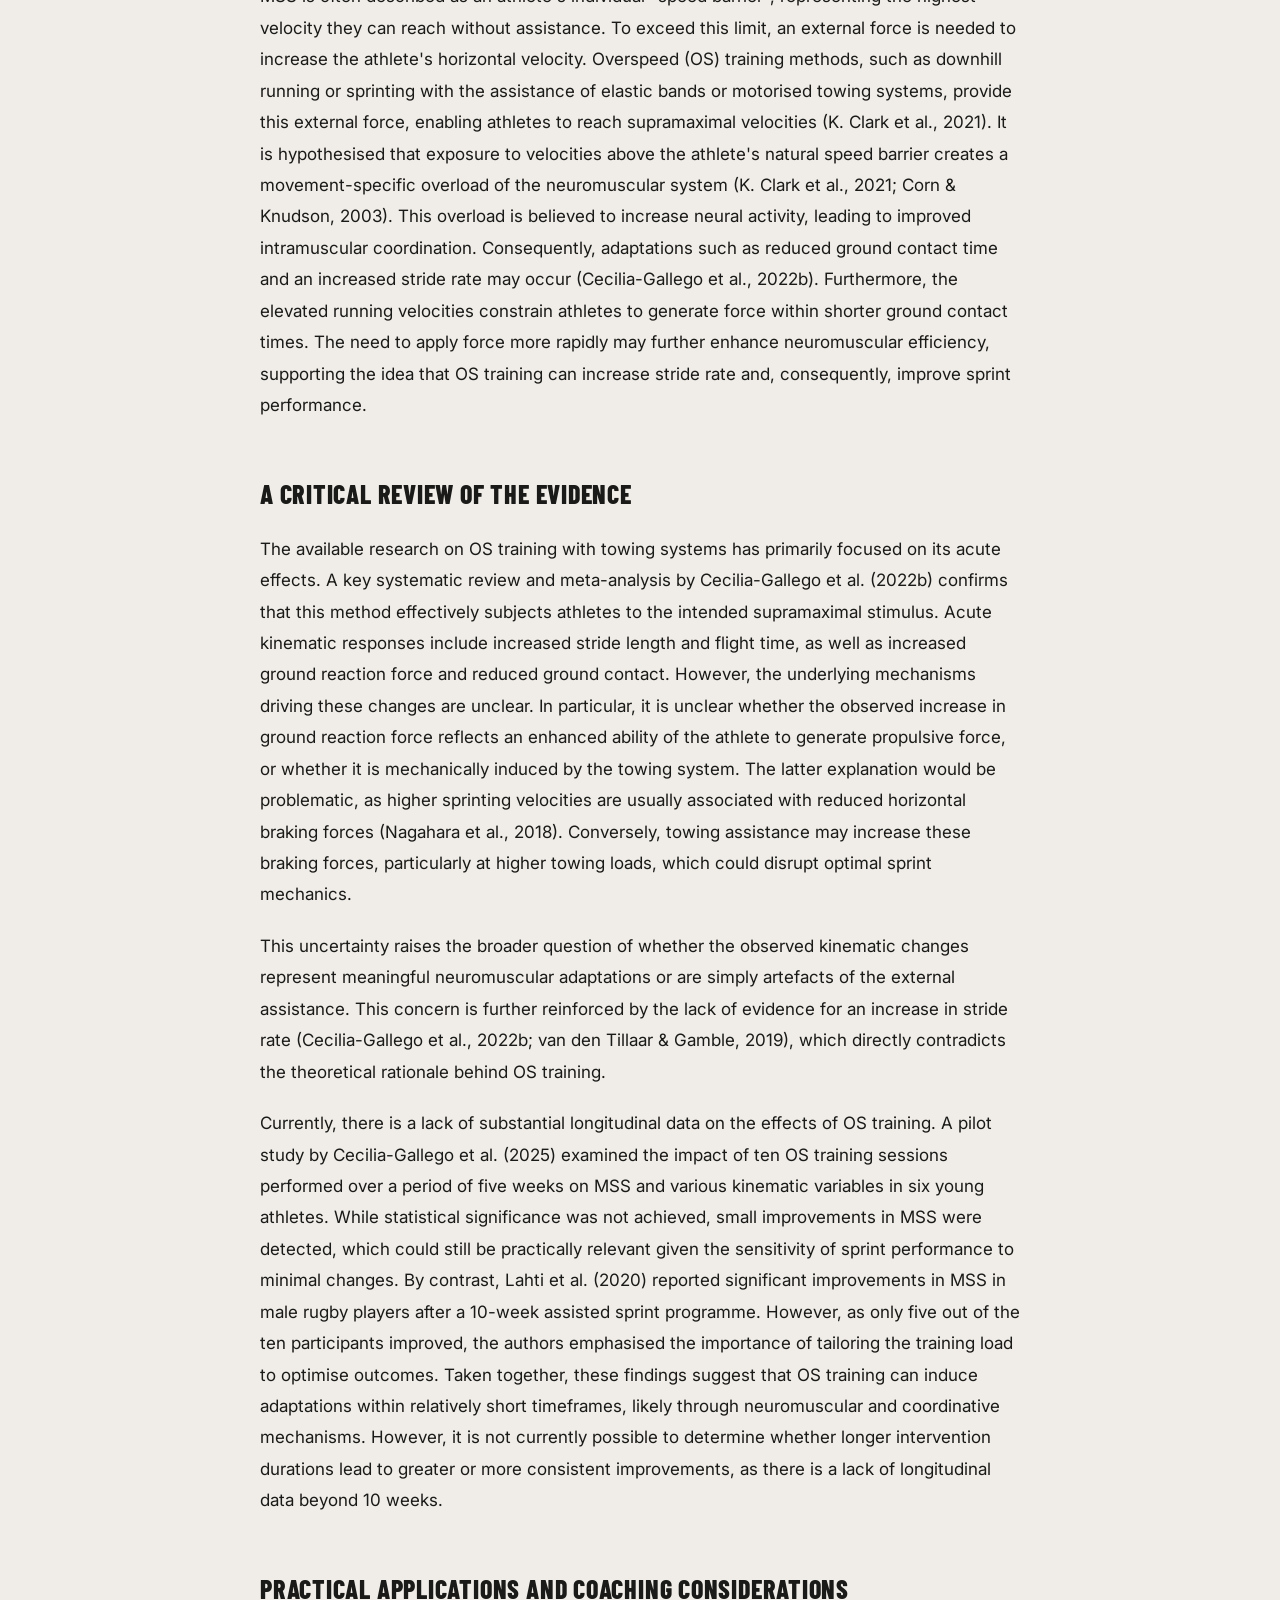
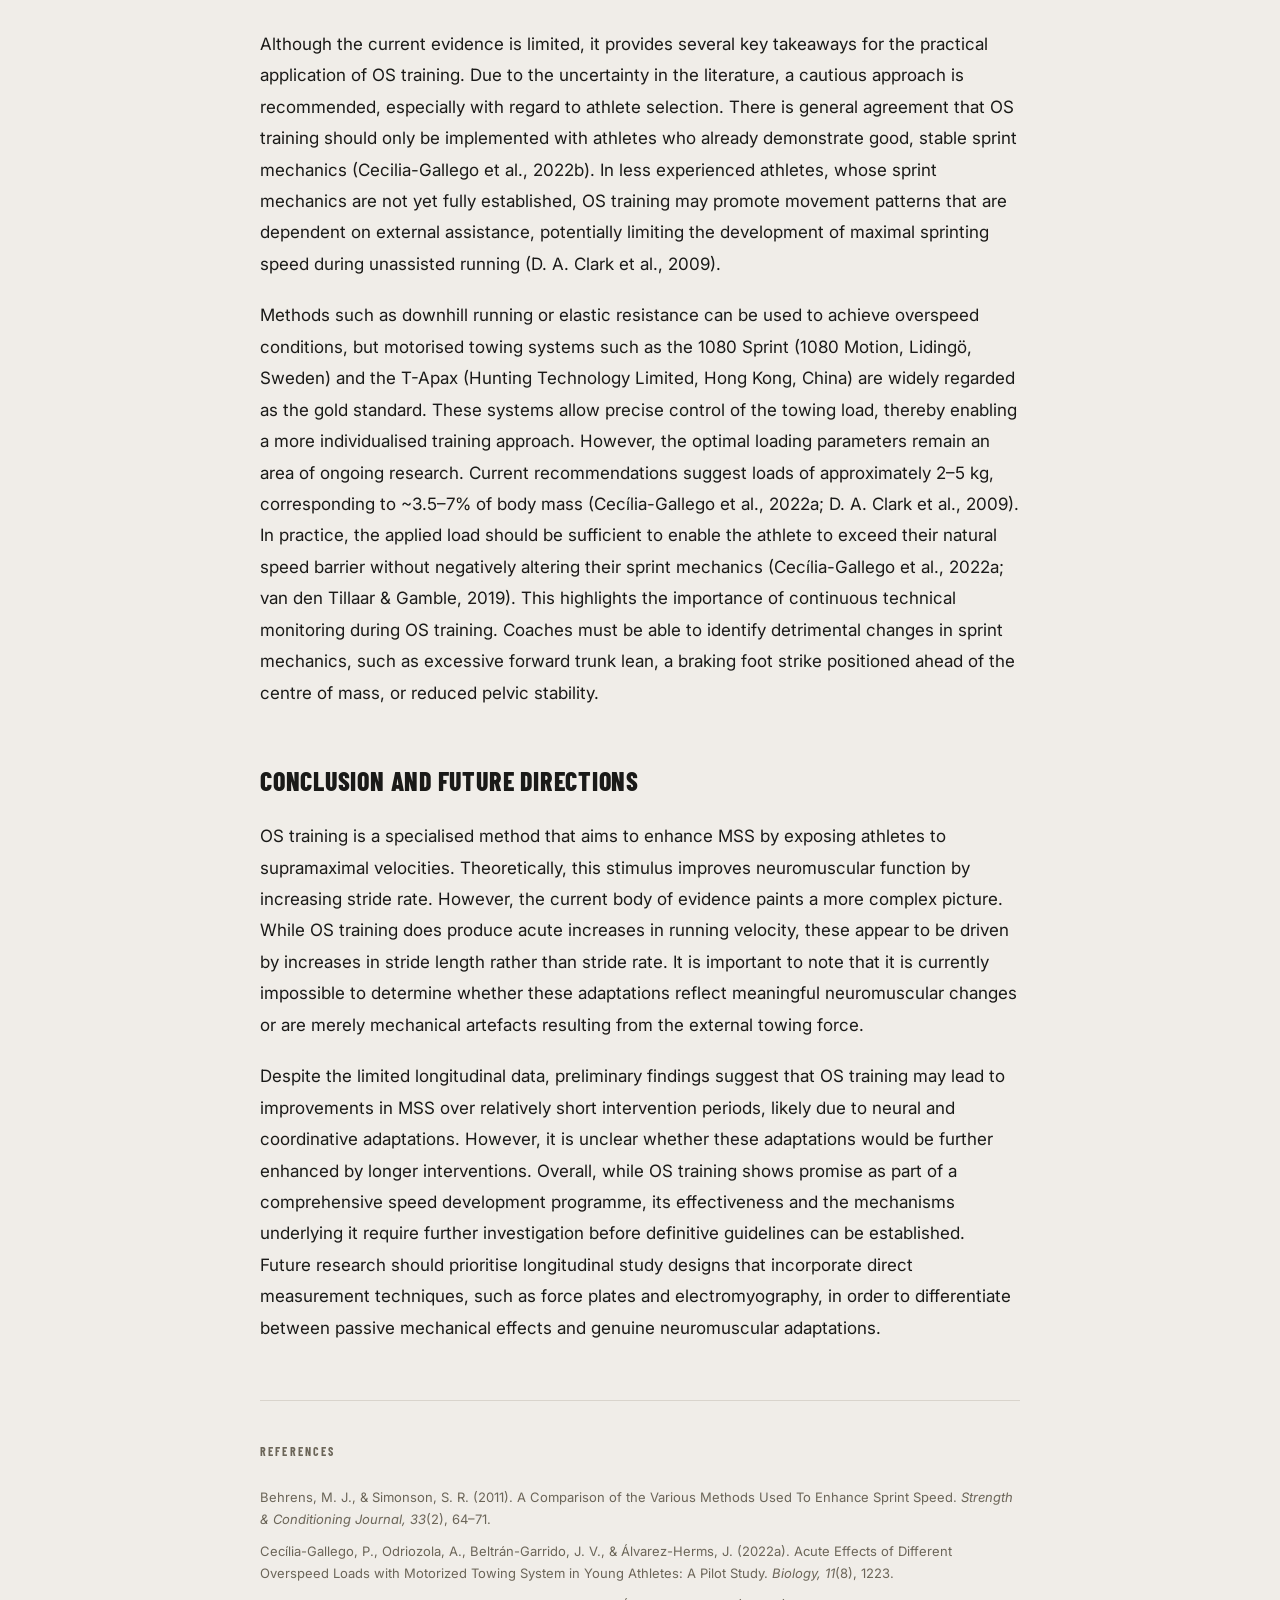
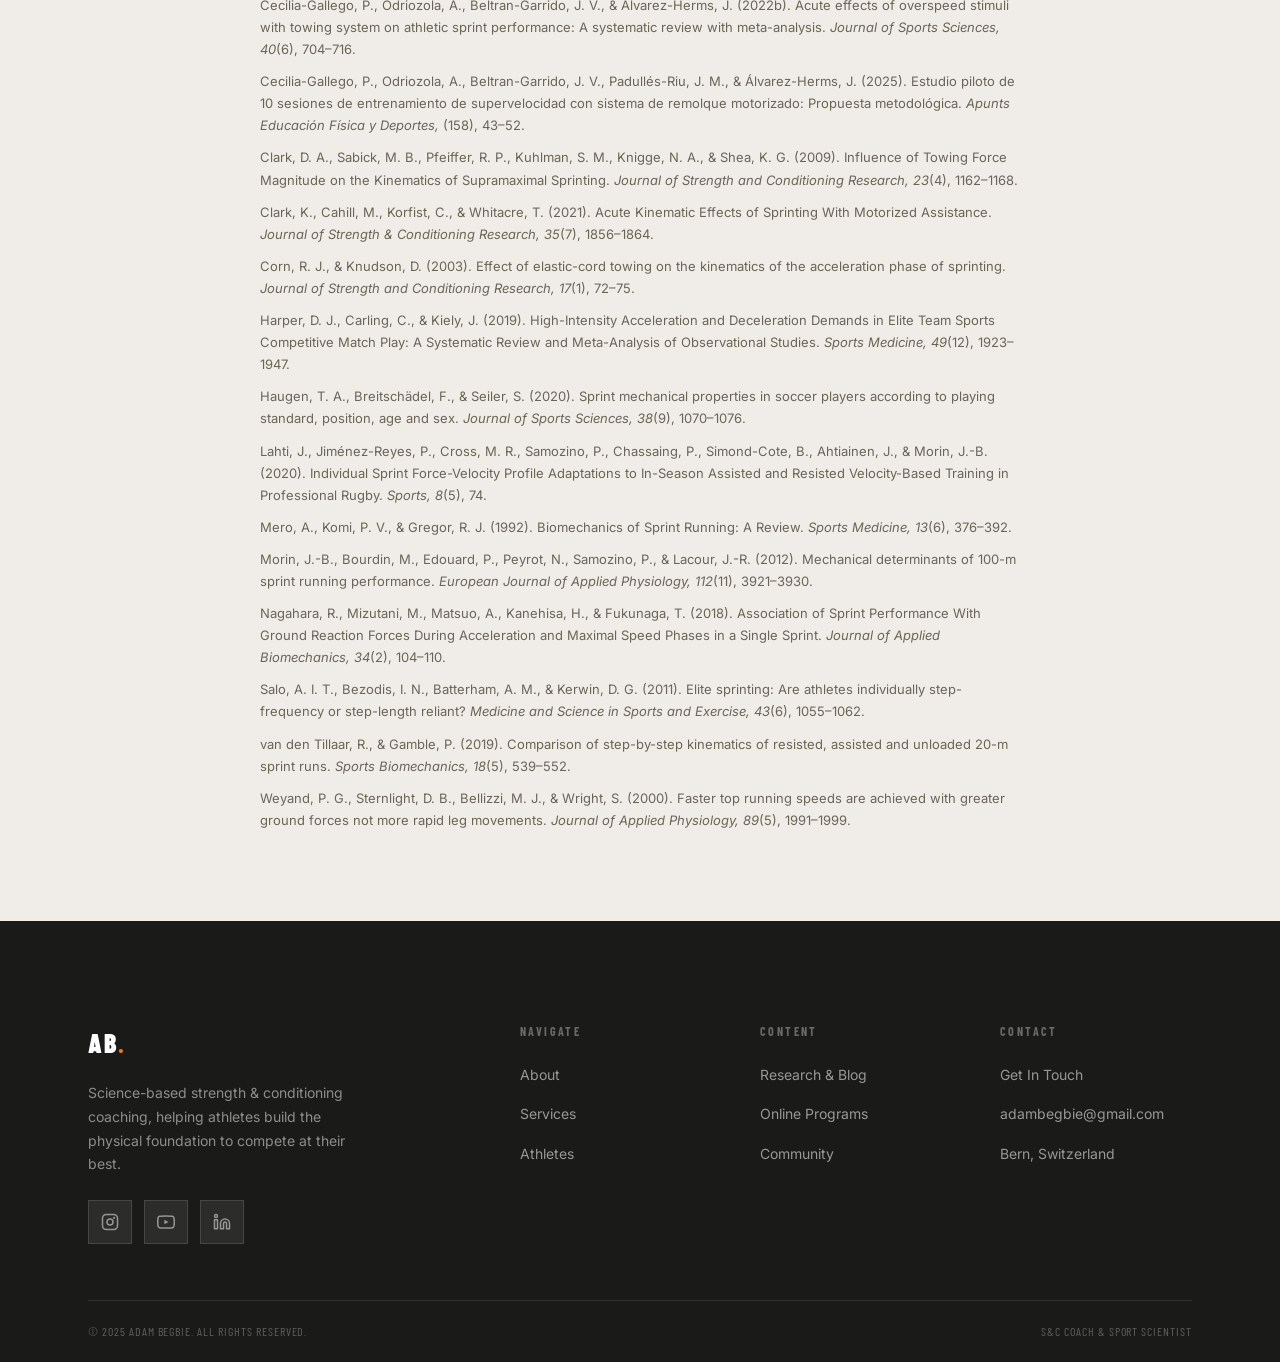
<file: overspeed-training.html>
<!DOCTYPE html>
<html lang="en">
<head>
  <meta charset="UTF-8">
  <meta name="viewport" content="width=device-width, initial-scale=1.0">
  <title>Is Overspeed Training Effective for Maximal Sprint Speed? | Adam Begbie</title>
  <meta name="description" content="A critical evaluation of the evidence behind overspeed training as a method for improving maximal sprint speed: biomechanics, research, and practical recommendations.">
  <link rel="icon" href="assets/images/favicon.png">
  <link rel="preconnect" href="https://fonts.googleapis.com">
  <link rel="preconnect" href="https://fonts.gstatic.com" crossorigin>
  <link href="https://fonts.googleapis.com/css2?family=Barlow+Condensed:wght@700;800;900&family=Inter:wght@400;500;600&display=swap" rel="stylesheet">
  <link rel="stylesheet" href="styles.css">
</head>

<body>
  <a href="#main" class="skip">Skip to main content</a>

  <nav id="nav" role="navigation" aria-label="Main navigation">
    <a href="index.html" class="nav-logo">AB<b>.</b></a>
    <div class="nav-links">
      <a href="index.html">Home</a>
      <a href="about.html">About</a>
      <a href="services.html">Services</a>
      <a href="athletes.html">Athletes</a>
      <a href="blog.html" class="active">Research</a>
      <a href="contact.html" class="nav-cta">Work With Me</a>
    </div>
    <button class="hamburger" id="ham" aria-label="Open menu" aria-expanded="false" aria-controls="mob-nav">
      <span></span><span></span><span></span>
    </button>
  </nav>

  <nav id="mob-nav" aria-label="Mobile navigation" aria-hidden="true">
    <a href="index.html"    class="mlink">Home</a>
    <a href="about.html"    class="mlink">About</a>
    <a href="services.html" class="mlink">Services</a>
    <a href="athletes.html" class="mlink">Athletes</a>
    <a href="blog.html"     class="mlink">Research</a>
    <a href="training-programs.html" class="mlink">Programs</a>
    <a href="contact.html"  class="mlink">Contact</a>
  </nav>

  <main id="main">
    <div class="container">
      <div class="article-wrap">

        <a href="blog.html" class="article-back">
          <svg width="14" height="10" viewBox="0 0 14 10" fill="none" aria-hidden="true">
            <path d="M1 5h12M8 1l4 4-4 4" stroke="currentColor" stroke-width="1.5" stroke-linecap="round" stroke-linejoin="round"/>
          </svg>
          Back to Research &amp; Content
        </a>

        <header class="article-header">
          <span class="card-tag tag-research">Research</span>
          <h1 class="article-title">Is Overspeed Training an Effective Method to Improve Maximal Sprint Speed?</h1>
          <p class="article-subtitle">A Critical Evaluation of the Evidence</p>
          <time class="article-date" datetime="2025-05">May 2025</time>
        </header>

        <div class="article-body">

          <p>Maximal sprint speed (MSS) is considered a key performance indicator (KPI) in athletics and in most other running-based sports, including football, rugby, and American football (Harper et al., 2019; Haugen et al., 2020). In sports played on smaller courts, such as handball and basketball, athletes may not reach MSS. Nevertheless, improving MSS is still considered beneficial, as it can positively impact acceleration performance (Morin et al., 2012). Consequently, dedicated speed training that targets maximal velocity is a fundamental component of an athlete's physical preparation. Sprint training can be categorised into three types: unresisted (free) sprinting, resisted sprinting, and assisted sprinting. While all three methods are utilised, assisted sprint training, commonly known as overspeed (OS) training, is supported by less empirical evidence, with its application often guided by anecdotal reports. Therefore, this essay will critically evaluate the existing scientific literature to examine the current understanding and make recommendations for its practical application.</p>

          <h2>The Biomechanical Determinants of Maximal Sprint Speed</h2>

          <p>The expression of MSS is governed by the athlete's stride rate (i.e. the number of strides performed per unit of time) and stride length (i.e. the distance covered per stride) (Mero et al., 1992). Increasing either of these variables through training is generally considered to be the key to improving MSS (Behrens &amp; Simonson, 2011). However, it is important to understand that these are merely outcomes. Effective training must target the correct underlying factors (e.g. neural, morphological, metabolic, anthropometric, and technical) that govern them. For instance, stride length is determined by the force exerted during the stance phase (Salo et al., 2011). Simply encouraging an athlete to reach further without increasing force production can lead to suboptimal mechanics, such as increased braking forces upon foot contact, which may compromise performance.</p>

          <p>While the magnitude of force produced during the stance phase primarily determines stride length, stride rate is largely governed by the ability to minimise ground contact time (Salo et al., 2011; Weyand et al., 2000). This, in turn, depends on the athlete's rate of force development (RFD).</p>

          <h2>The Theory and Methods of Overspeed Training</h2>

          <p>MSS is often described as an athlete's individual "speed barrier", representing the highest velocity they can reach without assistance. To exceed this limit, an external force is needed to increase the athlete's horizontal velocity. Overspeed (OS) training methods, such as downhill running or sprinting with the assistance of elastic bands or motorised towing systems, provide this external force, enabling athletes to reach supramaximal velocities (K. Clark et al., 2021). It is hypothesised that exposure to velocities above the athlete's natural speed barrier creates a movement-specific overload of the neuromuscular system (K. Clark et al., 2021; Corn &amp; Knudson, 2003). This overload is believed to increase neural activity, leading to improved intramuscular coordination. Consequently, adaptations such as reduced ground contact time and an increased stride rate may occur (Cecilia-Gallego et al., 2022b). Furthermore, the elevated running velocities constrain athletes to generate force within shorter ground contact times. The need to apply force more rapidly may further enhance neuromuscular efficiency, supporting the idea that OS training can increase stride rate and, consequently, improve sprint performance.</p>

          <h2>A Critical Review of the Evidence</h2>

          <p>The available research on OS training with towing systems has primarily focused on its acute effects. A key systematic review and meta-analysis by Cecilia-Gallego et al. (2022b) confirms that this method effectively subjects athletes to the intended supramaximal stimulus. Acute kinematic responses include increased stride length and flight time, as well as increased ground reaction force and reduced ground contact. However, the underlying mechanisms driving these changes are unclear. In particular, it is unclear whether the observed increase in ground reaction force reflects an enhanced ability of the athlete to generate propulsive force, or whether it is mechanically induced by the towing system. The latter explanation would be problematic, as higher sprinting velocities are usually associated with reduced horizontal braking forces (Nagahara et al., 2018). Conversely, towing assistance may increase these braking forces, particularly at higher towing loads, which could disrupt optimal sprint mechanics.</p>

          <p>This uncertainty raises the broader question of whether the observed kinematic changes represent meaningful neuromuscular adaptations or are simply artefacts of the external assistance. This concern is further reinforced by the lack of evidence for an increase in stride rate (Cecilia-Gallego et al., 2022b; van den Tillaar &amp; Gamble, 2019), which directly contradicts the theoretical rationale behind OS training.</p>

          <p>Currently, there is a lack of substantial longitudinal data on the effects of OS training. A pilot study by Cecilia-Gallego et al. (2025) examined the impact of ten OS training sessions performed over a period of five weeks on MSS and various kinematic variables in six young athletes. While statistical significance was not achieved, small improvements in MSS were detected, which could still be practically relevant given the sensitivity of sprint performance to minimal changes. By contrast, Lahti et al. (2020) reported significant improvements in MSS in male rugby players after a 10-week assisted sprint programme. However, as only five out of the ten participants improved, the authors emphasised the importance of tailoring the training load to optimise outcomes. Taken together, these findings suggest that OS training can induce adaptations within relatively short timeframes, likely through neuromuscular and coordinative mechanisms. However, it is not currently possible to determine whether longer intervention durations lead to greater or more consistent improvements, as there is a lack of longitudinal data beyond 10 weeks.</p>

          <h2>Practical Applications and Coaching Considerations</h2>

          <p>Although the current evidence is limited, it provides several key takeaways for the practical application of OS training. Due to the uncertainty in the literature, a cautious approach is recommended, especially with regard to athlete selection. There is general agreement that OS training should only be implemented with athletes who already demonstrate good, stable sprint mechanics (Cecilia-Gallego et al., 2022b). In less experienced athletes, whose sprint mechanics are not yet fully established, OS training may promote movement patterns that are dependent on external assistance, potentially limiting the development of maximal sprinting speed during unassisted running (D. A. Clark et al., 2009).</p>

          <p>Methods such as downhill running or elastic resistance can be used to achieve overspeed conditions, but motorised towing systems such as the 1080 Sprint (1080 Motion, Lidingö, Sweden) and the T-Apax (Hunting Technology Limited, Hong Kong, China) are widely regarded as the gold standard. These systems allow precise control of the towing load, thereby enabling a more individualised training approach. However, the optimal loading parameters remain an area of ongoing research. Current recommendations suggest loads of approximately 2–5 kg, corresponding to ~3.5–7% of body mass (Cecília-Gallego et al., 2022a; D. A. Clark et al., 2009). In practice, the applied load should be sufficient to enable the athlete to exceed their natural speed barrier without negatively altering their sprint mechanics (Cecília-Gallego et al., 2022a; van den Tillaar &amp; Gamble, 2019). This highlights the importance of continuous technical monitoring during OS training. Coaches must be able to identify detrimental changes in sprint mechanics, such as excessive forward trunk lean, a braking foot strike positioned ahead of the centre of mass, or reduced pelvic stability.</p>

          <h2>Conclusion and Future Directions</h2>

          <p>OS training is a specialised method that aims to enhance MSS by exposing athletes to supramaximal velocities. Theoretically, this stimulus improves neuromuscular function by increasing stride rate. However, the current body of evidence paints a more complex picture. While OS training does produce acute increases in running velocity, these appear to be driven by increases in stride length rather than stride rate. It is important to note that it is currently impossible to determine whether these adaptations reflect meaningful neuromuscular changes or are merely mechanical artefacts resulting from the external towing force.</p>

          <p>Despite the limited longitudinal data, preliminary findings suggest that OS training may lead to improvements in MSS over relatively short intervention periods, likely due to neural and coordinative adaptations. However, it is unclear whether these adaptations would be further enhanced by longer interventions. Overall, while OS training shows promise as part of a comprehensive speed development programme, its effectiveness and the mechanisms underlying it require further investigation before definitive guidelines can be established. Future research should prioritise longitudinal study designs that incorporate direct measurement techniques, such as force plates and electromyography, in order to differentiate between passive mechanical effects and genuine neuromuscular adaptations.</p>

        </div>

        <div class="article-refs">
          <h2>References</h2>
          <p>Behrens, M. J., &amp; Simonson, S. R. (2011). A Comparison of the Various Methods Used To Enhance Sprint Speed. <em>Strength &amp; Conditioning Journal, 33</em>(2), 64–71.</p>
          <p>Cecília-Gallego, P., Odriozola, A., Beltrán-Garrido, J. V., &amp; Álvarez-Herms, J. (2022a). Acute Effects of Different Overspeed Loads with Motorized Towing System in Young Athletes: A Pilot Study. <em>Biology, 11</em>(8), 1223.</p>
          <p>Cecilia-Gallego, P., Odriozola, A., Beltran-Garrido, J. V., &amp; Álvarez-Herms, J. (2022b). Acute effects of overspeed stimuli with towing system on athletic sprint performance: A systematic review with meta-analysis. <em>Journal of Sports Sciences, 40</em>(6), 704–716.</p>
          <p>Cecilia-Gallego, P., Odriozola, A., Beltran-Garrido, J. V., Padullés-Riu, J. M., &amp; Álvarez-Herms, J. (2025). Estudio piloto de 10 sesiones de entrenamiento de supervelocidad con sistema de remolque motorizado: Propuesta metodológica. <em>Apunts Educación Física y Deportes,</em> (158), 43–52.</p>
          <p>Clark, D. A., Sabick, M. B., Pfeiffer, R. P., Kuhlman, S. M., Knigge, N. A., &amp; Shea, K. G. (2009). Influence of Towing Force Magnitude on the Kinematics of Supramaximal Sprinting. <em>Journal of Strength and Conditioning Research, 23</em>(4), 1162–1168.</p>
          <p>Clark, K., Cahill, M., Korfist, C., &amp; Whitacre, T. (2021). Acute Kinematic Effects of Sprinting With Motorized Assistance. <em>Journal of Strength &amp; Conditioning Research, 35</em>(7), 1856–1864.</p>
          <p>Corn, R. J., &amp; Knudson, D. (2003). Effect of elastic-cord towing on the kinematics of the acceleration phase of sprinting. <em>Journal of Strength and Conditioning Research, 17</em>(1), 72–75.</p>
          <p>Harper, D. J., Carling, C., &amp; Kiely, J. (2019). High-Intensity Acceleration and Deceleration Demands in Elite Team Sports Competitive Match Play: A Systematic Review and Meta-Analysis of Observational Studies. <em>Sports Medicine, 49</em>(12), 1923–1947.</p>
          <p>Haugen, T. A., Breitschädel, F., &amp; Seiler, S. (2020). Sprint mechanical properties in soccer players according to playing standard, position, age and sex. <em>Journal of Sports Sciences, 38</em>(9), 1070–1076.</p>
          <p>Lahti, J., Jiménez-Reyes, P., Cross, M. R., Samozino, P., Chassaing, P., Simond-Cote, B., Ahtiainen, J., &amp; Morin, J.-B. (2020). Individual Sprint Force-Velocity Profile Adaptations to In-Season Assisted and Resisted Velocity-Based Training in Professional Rugby. <em>Sports, 8</em>(5), 74.</p>
          <p>Mero, A., Komi, P. V., &amp; Gregor, R. J. (1992). Biomechanics of Sprint Running: A Review. <em>Sports Medicine, 13</em>(6), 376–392.</p>
          <p>Morin, J.-B., Bourdin, M., Edouard, P., Peyrot, N., Samozino, P., &amp; Lacour, J.-R. (2012). Mechanical determinants of 100-m sprint running performance. <em>European Journal of Applied Physiology, 112</em>(11), 3921–3930.</p>
          <p>Nagahara, R., Mizutani, M., Matsuo, A., Kanehisa, H., &amp; Fukunaga, T. (2018). Association of Sprint Performance With Ground Reaction Forces During Acceleration and Maximal Speed Phases in a Single Sprint. <em>Journal of Applied Biomechanics, 34</em>(2), 104–110.</p>
          <p>Salo, A. I. T., Bezodis, I. N., Batterham, A. M., &amp; Kerwin, D. G. (2011). Elite sprinting: Are athletes individually step-frequency or step-length reliant? <em>Medicine and Science in Sports and Exercise, 43</em>(6), 1055–1062.</p>
          <p>van den Tillaar, R., &amp; Gamble, P. (2019). Comparison of step-by-step kinematics of resisted, assisted and unloaded 20-m sprint runs. <em>Sports Biomechanics, 18</em>(5), 539–552.</p>
          <p>Weyand, P. G., Sternlight, D. B., Bellizzi, M. J., &amp; Wright, S. (2000). Faster top running speeds are achieved with greater ground forces not more rapid leg movements. <em>Journal of Applied Physiology, 89</em>(5), 1991–1999.</p>
        </div>

      </div>
    </div>
  </main>

  <footer role="contentinfo">
    <div class="container">
      <div class="footer-grid">
        <div class="footer-brand">
          <a href="index.html" class="nav-logo">AB<b>.</b></a>
          <p>Science-based strength &amp; conditioning coaching, helping athletes build the physical foundation to compete at their best.</p>
          <div class="socials">
            <a href="https://www.instagram.com/adamathletik/#" class="social-btn" aria-label="Instagram" target="_blank" rel="noopener noreferrer"><svg viewBox="0 0 24 24" fill="none" stroke="currentColor" stroke-width="2" stroke-linecap="round" stroke-linejoin="round"><rect x="2" y="2" width="20" height="20" rx="5"/><circle cx="12" cy="12" r="4"/><circle cx="17.5" cy="6.5" r=".5" fill="currentColor"/></svg></a>
            <a href="https://youtube.com/?si=CycsUvRPD9QI_giy" class="social-btn" aria-label="YouTube" target="_blank" rel="noopener noreferrer"><svg viewBox="0 0 24 24" fill="none" stroke="currentColor" stroke-width="2" stroke-linecap="round" stroke-linejoin="round"><path d="M22.54 6.42a2.78 2.78 0 00-1.95-1.96C18.88 4 12 4 12 4s-6.88 0-8.59.46A2.78 2.78 0 001.46 6.42 29 29 0 001 12a29 29 0 00.46 5.58 2.78 2.78 0 001.95 1.96C5.12 20 12 20 12 20s6.88 0 8.59-.46a2.78 2.78 0 001.95-1.96A29 29 0 0023 12a29 29 0 00-.46-5.58z"/><polygon points="9.75 15.02 15.5 12 9.75 8.98 9.75 15.02" fill="currentColor" stroke="none"/></svg></a><a href="https://www.linkedin.com/in/adam-begbie-0b9b06232/" class="social-btn" aria-label="LinkedIn" target="_blank" rel="noopener noreferrer"><svg viewBox="0 0 24 24" fill="none" stroke="currentColor" stroke-width="2" stroke-linecap="round" stroke-linejoin="round"><path d="M16 8a6 6 0 016 6v7h-4v-7a2 2 0 00-2-2 2 2 0 00-2 2v7h-4v-7a6 6 0 016-6z"/><rect x="2" y="9" width="4" height="12"/><circle cx="4" cy="4" r="2"/></svg></a>
            </div>
        </div>
        <div class="footer-col"><h4>Navigate</h4><ul><li><a href="about.html">About</a></li><li><a href="services.html">Services</a></li><li><a href="athletes.html">Athletes</a></li></ul></div>
        <div class="footer-col"><h4>Content</h4><ul><li><a href="blog.html">Research &amp; Blog</a></li><li><a href="training-programs.html">Online Programs</a></li><li><a href="community.html">Community</a></li></ul></div>
        <div class="footer-col"><h4>Contact</h4><ul><li><a href="contact.html">Get In Touch</a></li><li><a href="mailto:adambegbie@gmail.com">adambegbie@gmail.com</a></li><li><a href="#">Bern, Switzerland</a></li></ul></div>
      </div>
      <div class="footer-bottom">
        <span>&copy; 2025 Adam Begbie. All rights reserved.</span>
        <span>S&amp;C Coach &amp; Sport Scientist</span>
      </div>
    </div>
  </footer>

  <script src="main.js"></script>
</body>
</html>
</file>
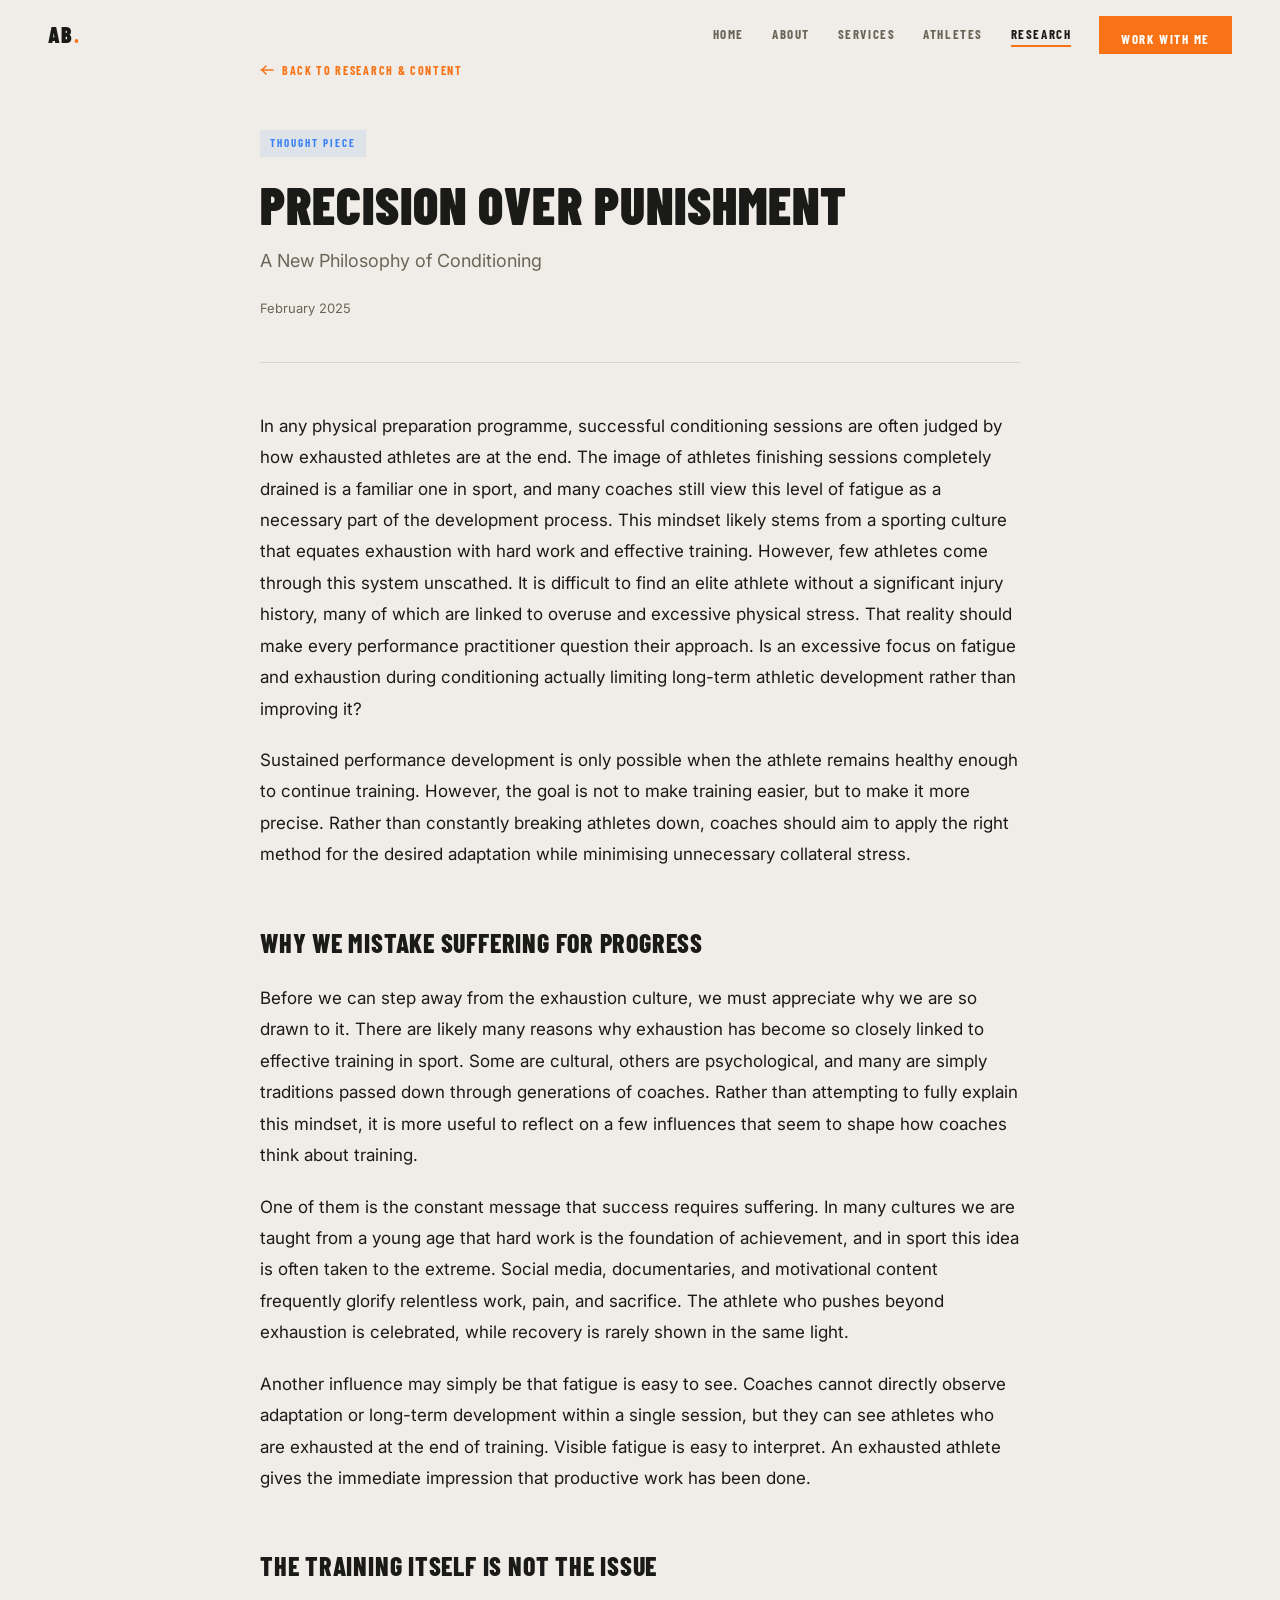
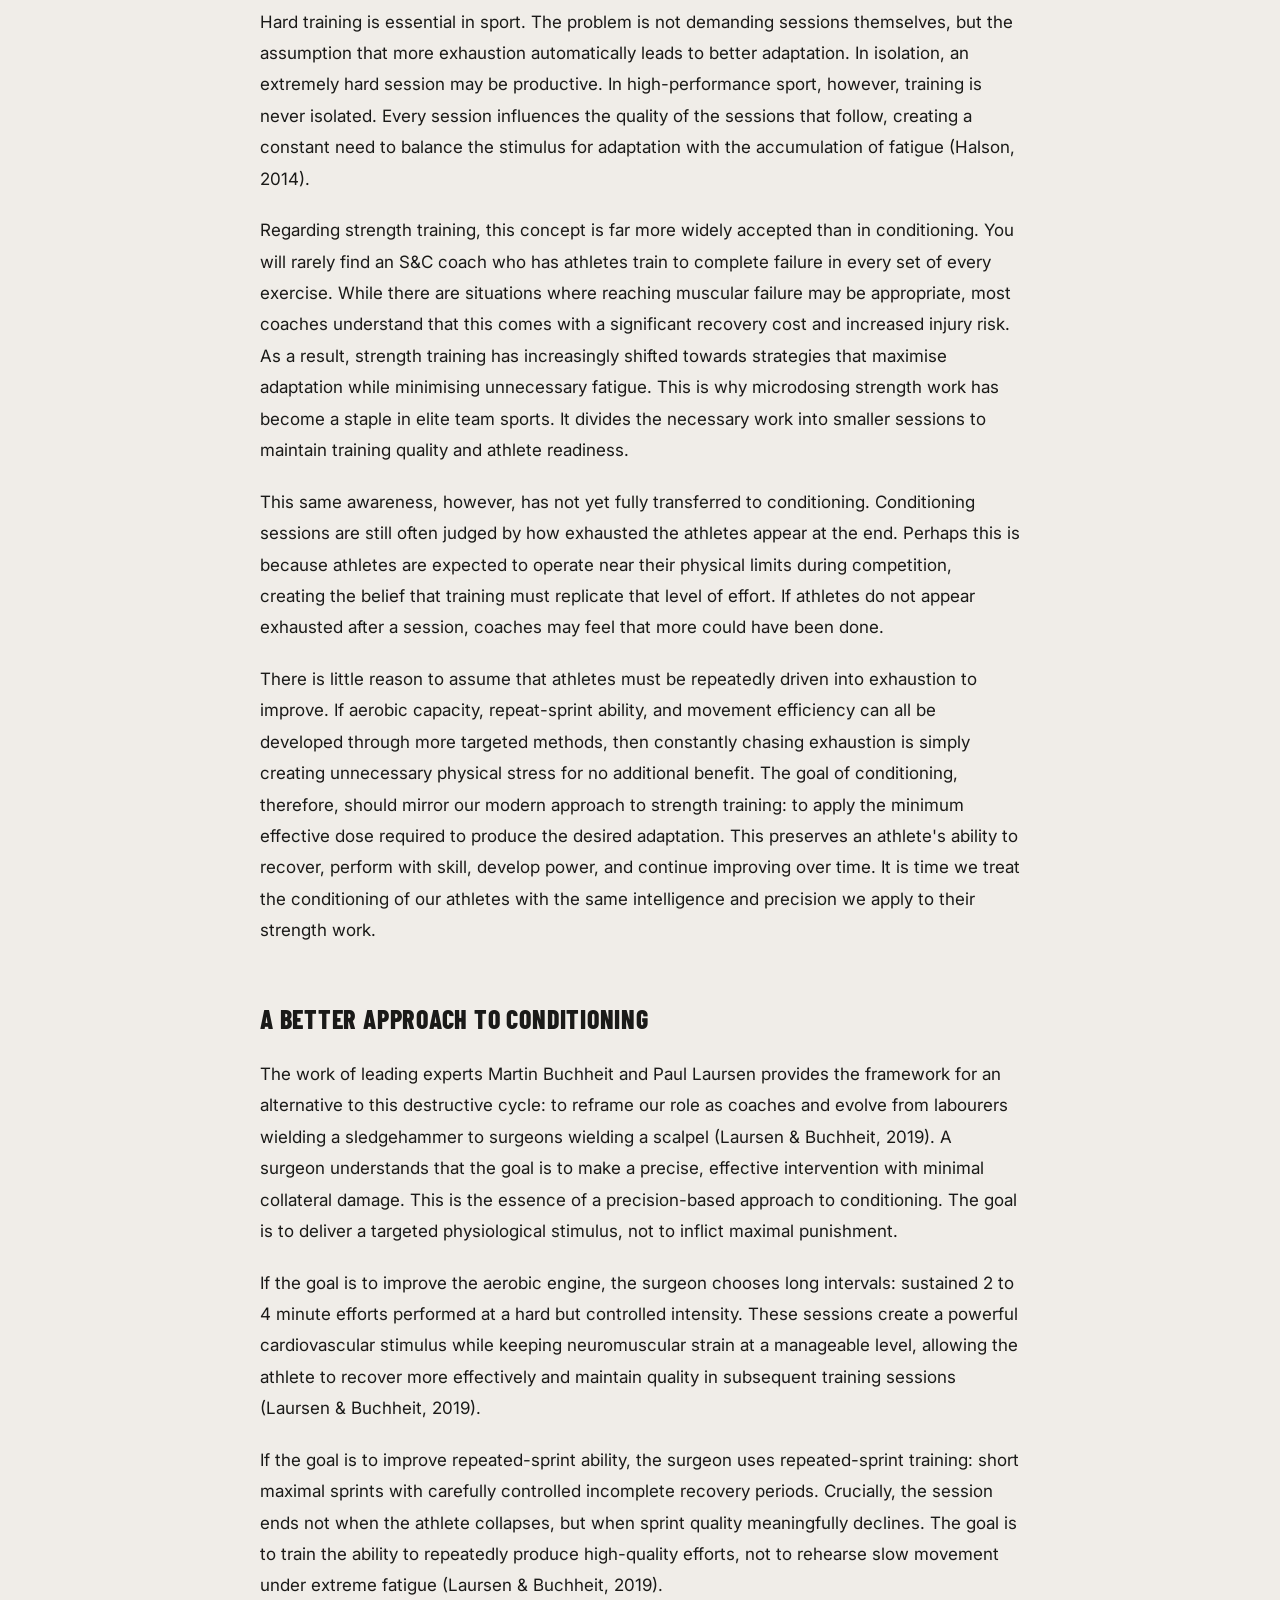
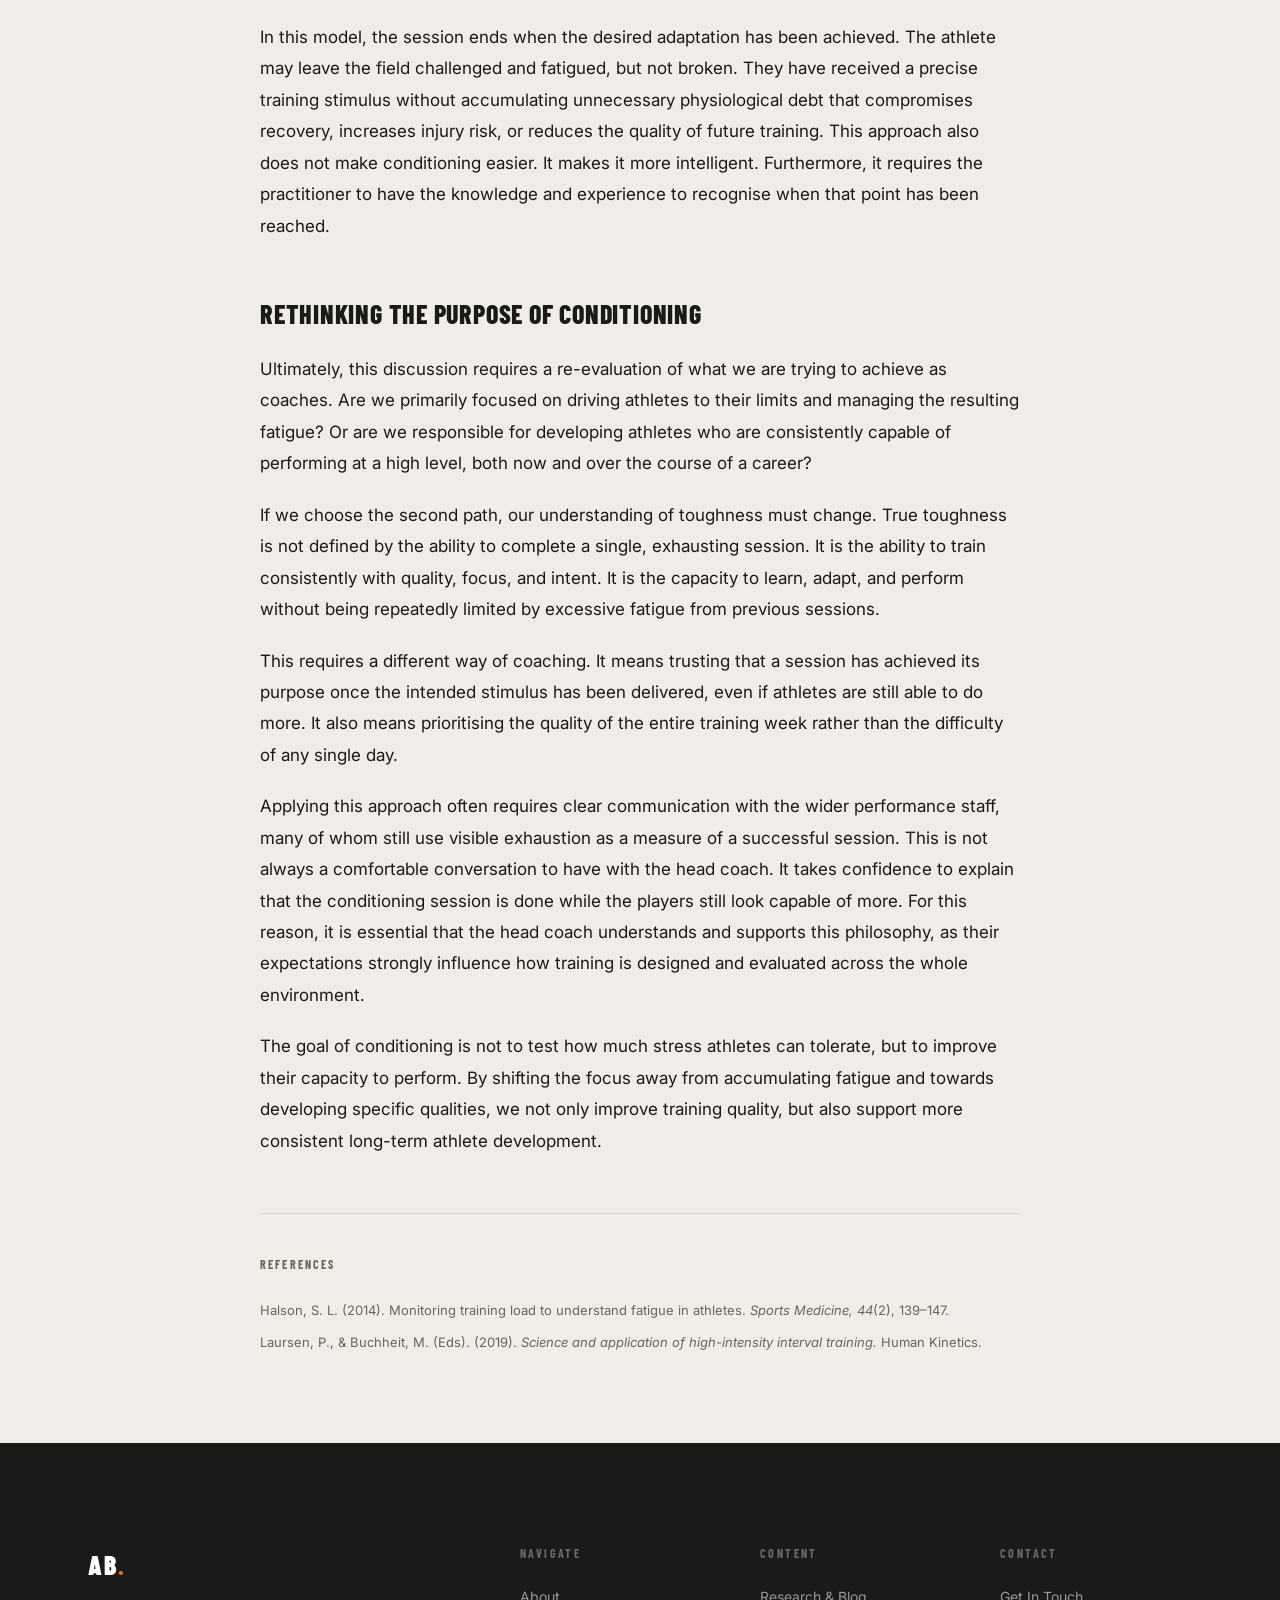
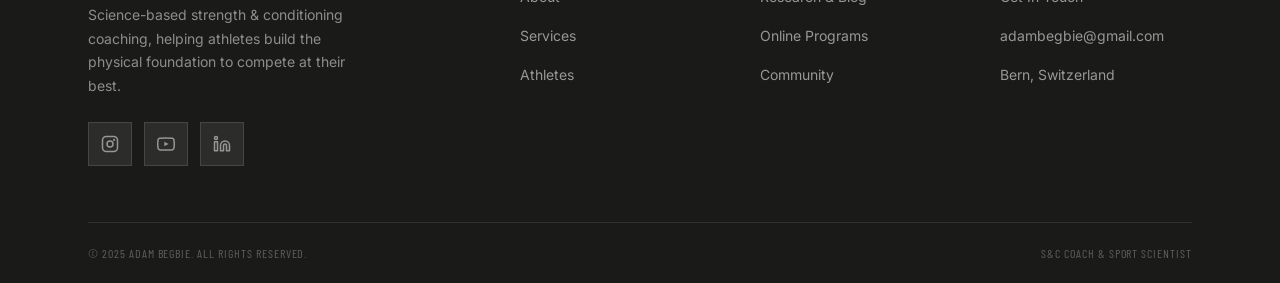
<file: precision-conditioning.html>
<!DOCTYPE html>
<html lang="en">
<head>
  <meta charset="UTF-8">
  <meta name="viewport" content="width=device-width, initial-scale=1.0">
  <title>Precision Over Punishment | Adam Begbie</title>
  <meta name="description" content="A challenge to the exhaustion culture in conditioning, arguing for a precision-based approach that targets specific adaptations while minimising unnecessary stress.">
  <link rel="icon" href="assets/images/favicon.png">
  <link rel="preconnect" href="https://fonts.googleapis.com">
  <link rel="preconnect" href="https://fonts.gstatic.com" crossorigin>
  <link href="https://fonts.googleapis.com/css2?family=Barlow+Condensed:wght@700;800;900&family=Inter:wght@400;500;600&display=swap" rel="stylesheet">
  <link rel="stylesheet" href="styles.css">
</head>

<body>
  <a href="#main" class="skip">Skip to main content</a>

  <nav id="nav" role="navigation" aria-label="Main navigation">
    <a href="index.html" class="nav-logo">AB<b>.</b></a>
    <div class="nav-links">
      <a href="index.html">Home</a>
      <a href="about.html">About</a>
      <a href="services.html">Services</a>
      <a href="athletes.html">Athletes</a>
      <a href="blog.html" class="active">Research</a>
      <a href="contact.html" class="nav-cta">Work With Me</a>
    </div>
    <button class="hamburger" id="ham" aria-label="Open menu" aria-expanded="false" aria-controls="mob-nav">
      <span></span><span></span><span></span>
    </button>
  </nav>

  <nav id="mob-nav" aria-label="Mobile navigation" aria-hidden="true">
    <a href="index.html"    class="mlink">Home</a>
    <a href="about.html"    class="mlink">About</a>
    <a href="services.html" class="mlink">Services</a>
    <a href="athletes.html" class="mlink">Athletes</a>
    <a href="blog.html"     class="mlink">Research</a>
    <a href="training-programs.html" class="mlink">Programs</a>
    <a href="contact.html"  class="mlink">Contact</a>
  </nav>

  <main id="main">
    <div class="container">
      <div class="article-wrap">

        <a href="blog.html" class="article-back">
          <svg width="14" height="10" viewBox="0 0 14 10" fill="none" aria-hidden="true">
            <path d="M1 5h12M8 1l4 4-4 4" stroke="currentColor" stroke-width="1.5" stroke-linecap="round" stroke-linejoin="round"/>
          </svg>
          Back to Research &amp; Content
        </a>

        <header class="article-header">
          <span class="card-tag tag-thought">Thought Piece</span>
          <h1 class="article-title">Precision Over Punishment</h1>
          <p class="article-subtitle">A New Philosophy of Conditioning</p>
          <time class="article-date" datetime="2025-02">February 2025</time>
        </header>

        <div class="article-body">

          <p>In any physical preparation programme, successful conditioning sessions are often judged by how exhausted athletes are at the end. The image of athletes finishing sessions completely drained is a familiar one in sport, and many coaches still view this level of fatigue as a necessary part of the development process. This mindset likely stems from a sporting culture that equates exhaustion with hard work and effective training. However, few athletes come through this system unscathed. It is difficult to find an elite athlete without a significant injury history, many of which are linked to overuse and excessive physical stress. That reality should make every performance practitioner question their approach. Is an excessive focus on fatigue and exhaustion during conditioning actually limiting long-term athletic development rather than improving it?</p>

          <p>Sustained performance development is only possible when the athlete remains healthy enough to continue training. However, the goal is not to make training easier, but to make it more precise. Rather than constantly breaking athletes down, coaches should aim to apply the right method for the desired adaptation while minimising unnecessary collateral stress.</p>

          <h2>Why We Mistake Suffering for Progress</h2>

          <p>Before we can step away from the exhaustion culture, we must appreciate why we are so drawn to it. There are likely many reasons why exhaustion has become so closely linked to effective training in sport. Some are cultural, others are psychological, and many are simply traditions passed down through generations of coaches. Rather than attempting to fully explain this mindset, it is more useful to reflect on a few influences that seem to shape how coaches think about training.</p>

          <p>One of them is the constant message that success requires suffering. In many cultures we are taught from a young age that hard work is the foundation of achievement, and in sport this idea is often taken to the extreme. Social media, documentaries, and motivational content frequently glorify relentless work, pain, and sacrifice. The athlete who pushes beyond exhaustion is celebrated, while recovery is rarely shown in the same light.</p>

          <p>Another influence may simply be that fatigue is easy to see. Coaches cannot directly observe adaptation or long-term development within a single session, but they can see athletes who are exhausted at the end of training. Visible fatigue is easy to interpret. An exhausted athlete gives the immediate impression that productive work has been done.</p>

          <h2>The Training Itself is Not the Issue</h2>

          <p>Hard training is essential in sport. The problem is not demanding sessions themselves, but the assumption that more exhaustion automatically leads to better adaptation. In isolation, an extremely hard session may be productive. In high-performance sport, however, training is never isolated. Every session influences the quality of the sessions that follow, creating a constant need to balance the stimulus for adaptation with the accumulation of fatigue (Halson, 2014).</p>

          <p>Regarding strength training, this concept is far more widely accepted than in conditioning. You will rarely find an S&amp;C coach who has athletes train to complete failure in every set of every exercise. While there are situations where reaching muscular failure may be appropriate, most coaches understand that this comes with a significant recovery cost and increased injury risk. As a result, strength training has increasingly shifted towards strategies that maximise adaptation while minimising unnecessary fatigue. This is why microdosing strength work has become a staple in elite team sports. It divides the necessary work into smaller sessions to maintain training quality and athlete readiness.</p>

          <p>This same awareness, however, has not yet fully transferred to conditioning. Conditioning sessions are still often judged by how exhausted the athletes appear at the end. Perhaps this is because athletes are expected to operate near their physical limits during competition, creating the belief that training must replicate that level of effort. If athletes do not appear exhausted after a session, coaches may feel that more could have been done.</p>

          <p>There is little reason to assume that athletes must be repeatedly driven into exhaustion to improve. If aerobic capacity, repeat-sprint ability, and movement efficiency can all be developed through more targeted methods, then constantly chasing exhaustion is simply creating unnecessary physical stress for no additional benefit. The goal of conditioning, therefore, should mirror our modern approach to strength training: to apply the minimum effective dose required to produce the desired adaptation. This preserves an athlete's ability to recover, perform with skill, develop power, and continue improving over time. It is time we treat the conditioning of our athletes with the same intelligence and precision we apply to their strength work.</p>

          <h2>A Better Approach to Conditioning</h2>

          <p>The work of leading experts Martin Buchheit and Paul Laursen provides the framework for an alternative to this destructive cycle: to reframe our role as coaches and evolve from labourers wielding a sledgehammer to surgeons wielding a scalpel (Laursen &amp; Buchheit, 2019). A surgeon understands that the goal is to make a precise, effective intervention with minimal collateral damage. This is the essence of a precision-based approach to conditioning. The goal is to deliver a targeted physiological stimulus, not to inflict maximal punishment.</p>

          <p>If the goal is to improve the aerobic engine, the surgeon chooses long intervals: sustained 2 to 4 minute efforts performed at a hard but controlled intensity. These sessions create a powerful cardiovascular stimulus while keeping neuromuscular strain at a manageable level, allowing the athlete to recover more effectively and maintain quality in subsequent training sessions (Laursen &amp; Buchheit, 2019).</p>

          <p>If the goal is to improve repeated-sprint ability, the surgeon uses repeated-sprint training: short maximal sprints with carefully controlled incomplete recovery periods. Crucially, the session ends not when the athlete collapses, but when sprint quality meaningfully declines. The goal is to train the ability to repeatedly produce high-quality efforts, not to rehearse slow movement under extreme fatigue (Laursen &amp; Buchheit, 2019).</p>

          <p>In this model, the session ends when the desired adaptation has been achieved. The athlete may leave the field challenged and fatigued, but not broken. They have received a precise training stimulus without accumulating unnecessary physiological debt that compromises recovery, increases injury risk, or reduces the quality of future training. This approach also does not make conditioning easier. It makes it more intelligent. Furthermore, it requires the practitioner to have the knowledge and experience to recognise when that point has been reached.</p>

          <h2>Rethinking the Purpose of Conditioning</h2>

          <p>Ultimately, this discussion requires a re-evaluation of what we are trying to achieve as coaches. Are we primarily focused on driving athletes to their limits and managing the resulting fatigue? Or are we responsible for developing athletes who are consistently capable of performing at a high level, both now and over the course of a career?</p>

          <p>If we choose the second path, our understanding of toughness must change. True toughness is not defined by the ability to complete a single, exhausting session. It is the ability to train consistently with quality, focus, and intent. It is the capacity to learn, adapt, and perform without being repeatedly limited by excessive fatigue from previous sessions.</p>

          <p>This requires a different way of coaching. It means trusting that a session has achieved its purpose once the intended stimulus has been delivered, even if athletes are still able to do more. It also means prioritising the quality of the entire training week rather than the difficulty of any single day.</p>

          <p>Applying this approach often requires clear communication with the wider performance staff, many of whom still use visible exhaustion as a measure of a successful session. This is not always a comfortable conversation to have with the head coach. It takes confidence to explain that the conditioning session is done while the players still look capable of more. For this reason, it is essential that the head coach understands and supports this philosophy, as their expectations strongly influence how training is designed and evaluated across the whole environment.</p>

          <p>The goal of conditioning is not to test how much stress athletes can tolerate, but to improve their capacity to perform. By shifting the focus away from accumulating fatigue and towards developing specific qualities, we not only improve training quality, but also support more consistent long-term athlete development.</p>

        </div>

        <div class="article-refs">
          <h2>References</h2>
          <p>Halson, S. L. (2014). Monitoring training load to understand fatigue in athletes. <em>Sports Medicine, 44</em>(2), 139–147.</p>
          <p>Laursen, P., &amp; Buchheit, M. (Eds). (2019). <em>Science and application of high-intensity interval training.</em> Human Kinetics.</p>
        </div>

      </div>
    </div>
  </main>

  <footer role="contentinfo">
    <div class="container">
      <div class="footer-grid">
        <div class="footer-brand">
          <a href="index.html" class="nav-logo">AB<b>.</b></a>
          <p>Science-based strength &amp; conditioning coaching, helping athletes build the physical foundation to compete at their best.</p>
          <div class="socials">
            <a href="https://www.instagram.com/adamathletik/#" class="social-btn" aria-label="Instagram" target="_blank" rel="noopener noreferrer"><svg viewBox="0 0 24 24" fill="none" stroke="currentColor" stroke-width="2" stroke-linecap="round" stroke-linejoin="round"><rect x="2" y="2" width="20" height="20" rx="5"/><circle cx="12" cy="12" r="4"/><circle cx="17.5" cy="6.5" r=".5" fill="currentColor"/></svg></a>
            <a href="https://youtube.com/?si=CycsUvRPD9QI_giy" class="social-btn" aria-label="YouTube" target="_blank" rel="noopener noreferrer"><svg viewBox="0 0 24 24" fill="none" stroke="currentColor" stroke-width="2" stroke-linecap="round" stroke-linejoin="round"><path d="M22.54 6.42a2.78 2.78 0 00-1.95-1.96C18.88 4 12 4 12 4s-6.88 0-8.59.46A2.78 2.78 0 001.46 6.42 29 29 0 001 12a29 29 0 00.46 5.58 2.78 2.78 0 001.95 1.96C5.12 20 12 20 12 20s6.88 0 8.59-.46a2.78 2.78 0 001.95-1.96A29 29 0 0023 12a29 29 0 00-.46-5.58z"/><polygon points="9.75 15.02 15.5 12 9.75 8.98 9.75 15.02" fill="currentColor" stroke="none"/></svg></a><a href="https://www.linkedin.com/in/adam-begbie-0b9b06232/" class="social-btn" aria-label="LinkedIn" target="_blank" rel="noopener noreferrer"><svg viewBox="0 0 24 24" fill="none" stroke="currentColor" stroke-width="2" stroke-linecap="round" stroke-linejoin="round"><path d="M16 8a6 6 0 016 6v7h-4v-7a2 2 0 00-2-2 2 2 0 00-2 2v7h-4v-7a6 6 0 016-6z"/><rect x="2" y="9" width="4" height="12"/><circle cx="4" cy="4" r="2"/></svg></a>
            </div>
        </div>
        <div class="footer-col"><h4>Navigate</h4><ul><li><a href="about.html">About</a></li><li><a href="services.html">Services</a></li><li><a href="athletes.html">Athletes</a></li></ul></div>
        <div class="footer-col"><h4>Content</h4><ul><li><a href="blog.html">Research &amp; Blog</a></li><li><a href="training-programs.html">Online Programs</a></li><li><a href="community.html">Community</a></li></ul></div>
        <div class="footer-col"><h4>Contact</h4><ul><li><a href="contact.html">Get In Touch</a></li><li><a href="mailto:adambegbie@gmail.com">adambegbie@gmail.com</a></li><li><a href="#">Bern, Switzerland</a></li></ul></div>
      </div>
      <div class="footer-bottom">
        <span>&copy; 2025 Adam Begbie. All rights reserved.</span>
        <span>S&amp;C Coach &amp; Sport Scientist</span>
      </div>
    </div>
  </footer>

  <script src="main.js"></script>
</body>
</html>
</file>
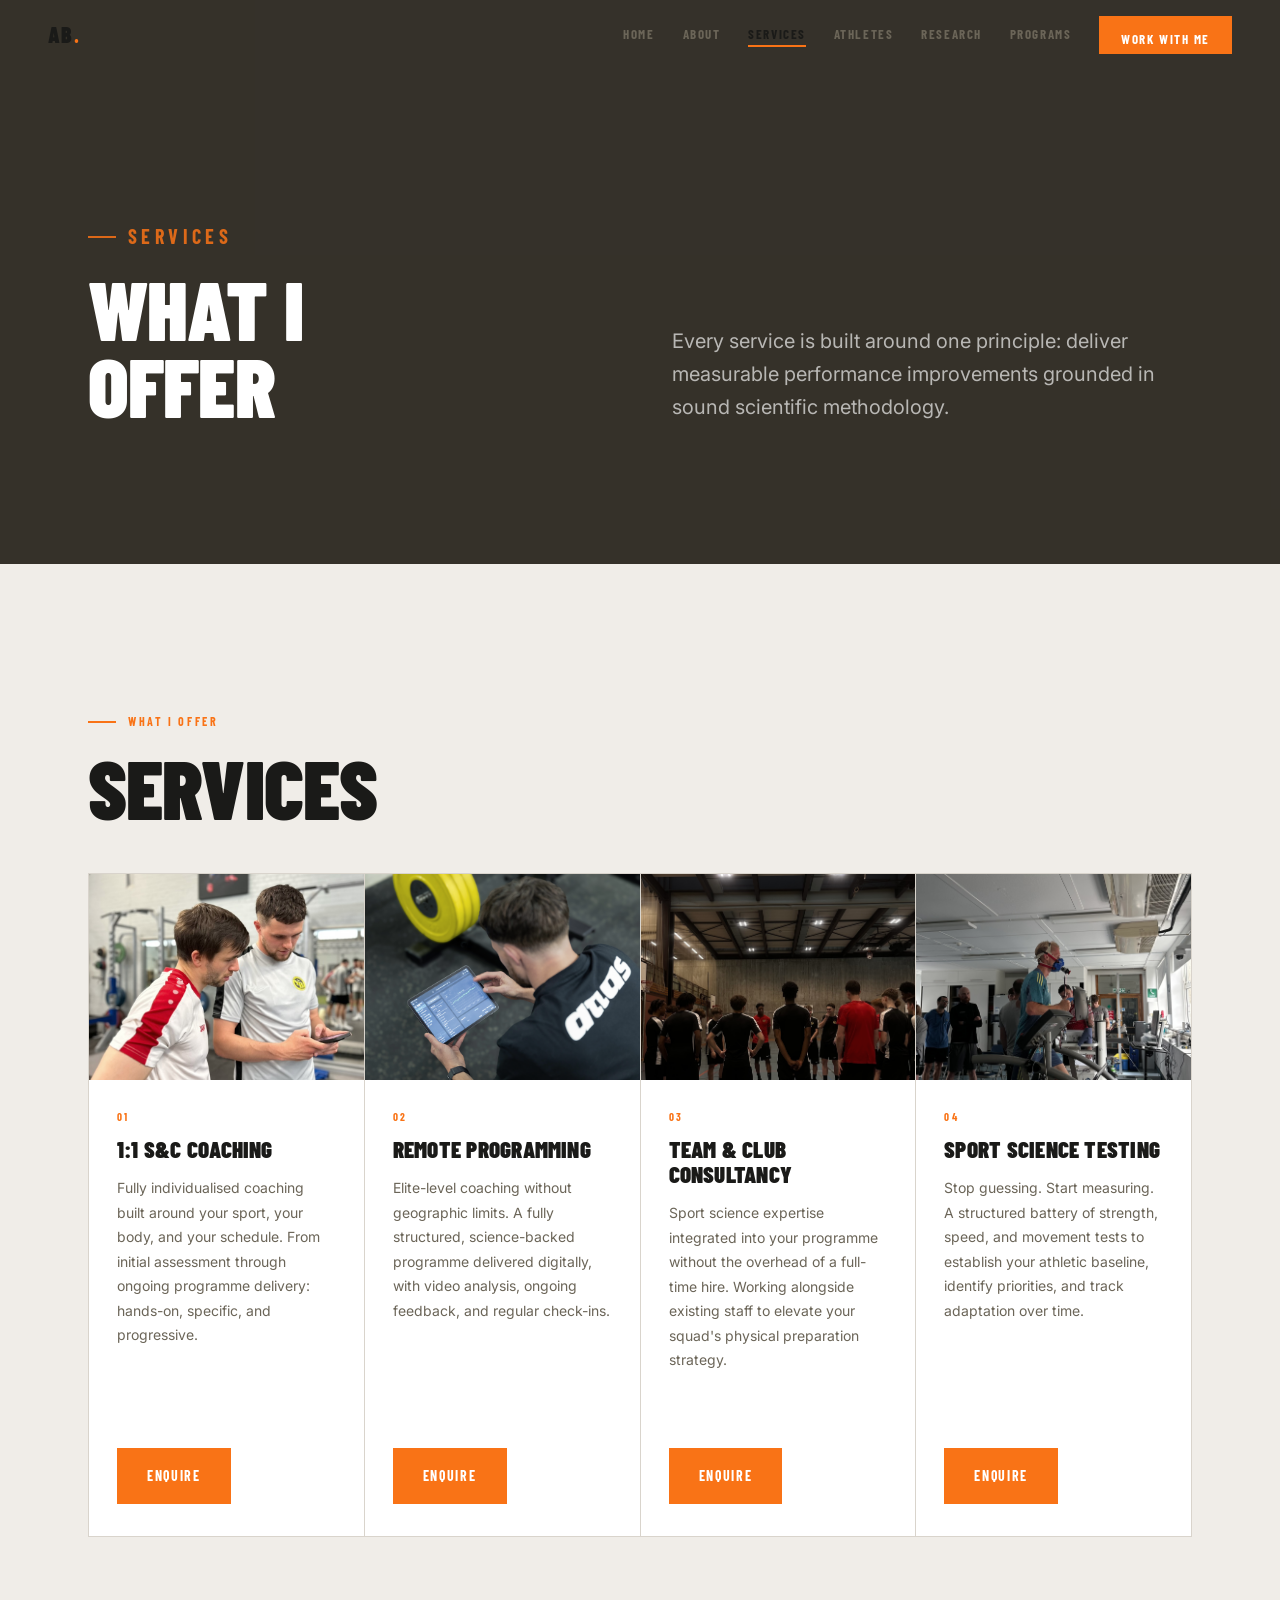
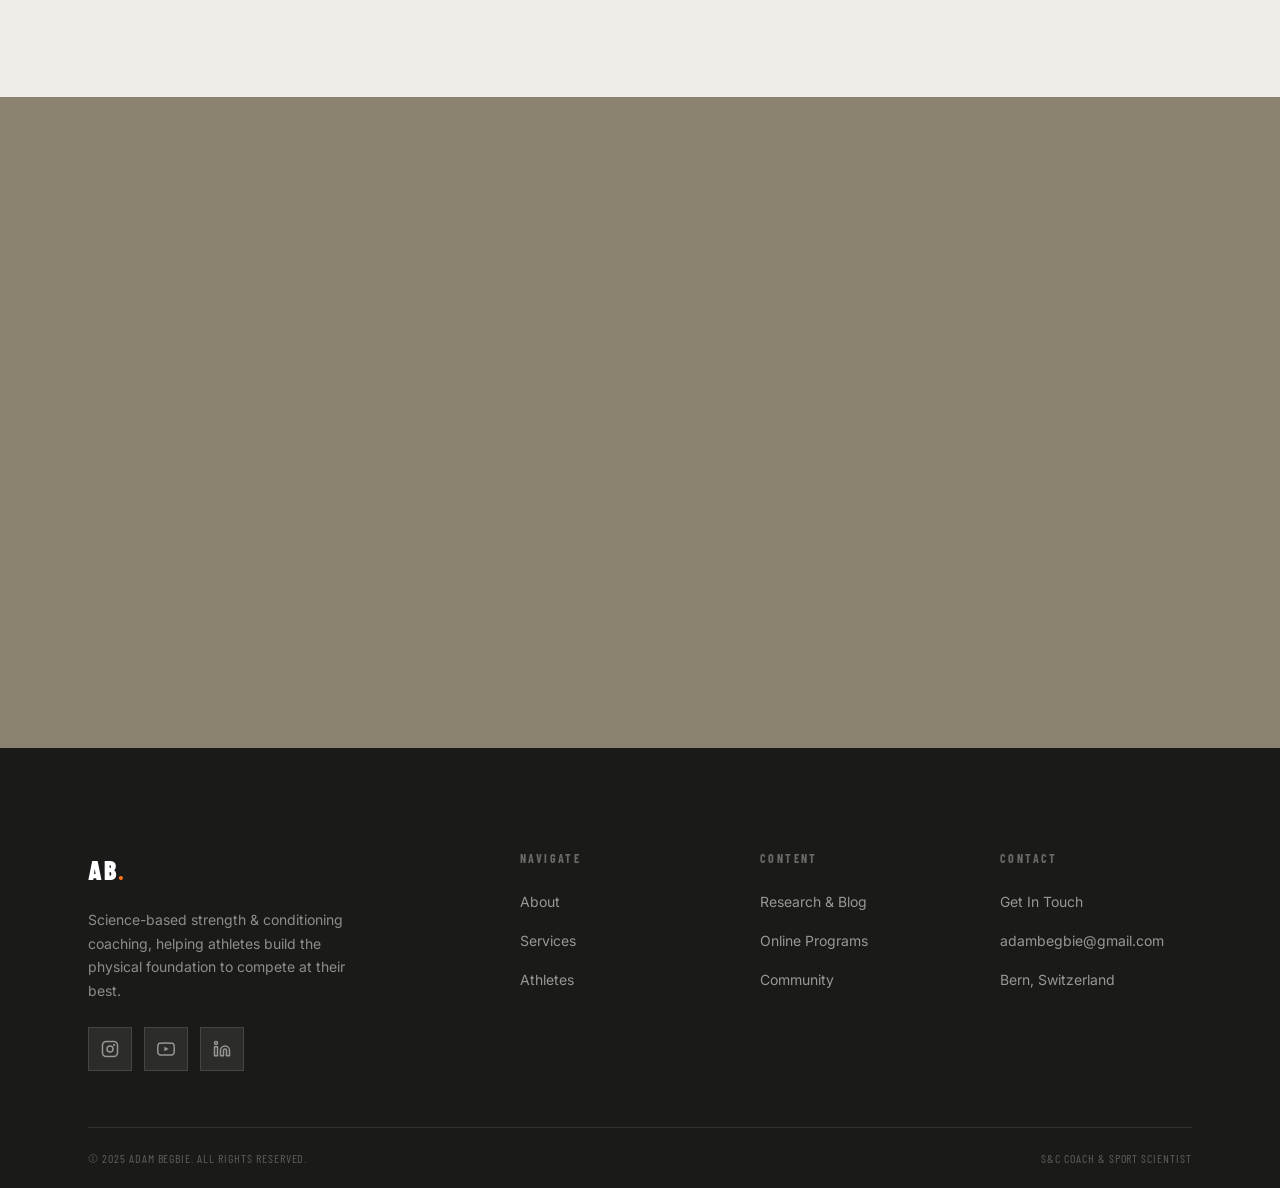
<file: services.html>
<!DOCTYPE html>
<html lang="en">
<head>
  <meta charset="UTF-8">
  <meta name="viewport" content="width=device-width, initial-scale=1.0">
  <title>Services | Adam Begbie S&C Coach & Sport Scientist</title>
  <meta name="description" content="1:1 coaching, remote programming, team consultancy, sport science testing, and public speaking services from Adam Begbie: science-based strength & conditioning.">
  <link rel="icon" href="assets/images/favicon.png">
  <link rel="preconnect" href="https://fonts.googleapis.com">
  <link rel="preconnect" href="https://fonts.gstatic.com" crossorigin>
  <link href="https://fonts.googleapis.com/css2?family=Barlow+Condensed:wght@700;800;900&family=Inter:wght@400;500;600&display=swap" rel="stylesheet">
  <link rel="stylesheet" href="styles.css">
</head>

<body>
  <a href="#main" class="skip">Skip to main content</a>

  <nav id="nav" role="navigation" aria-label="Main navigation">
    <a href="index.html" class="nav-logo">AB<b>.</b></a>
    <div class="nav-links">
      <a href="index.html">Home</a>
      <a href="about.html">About</a>
      <a href="services.html" class="active">Services</a>
      <a href="athletes.html">Athletes</a>
      <a href="blog.html">Research</a>
      <a href="training-programs.html">Programs</a>
      <a href="contact.html" class="nav-cta">Work With Me</a>
    </div>
    <button class="hamburger" id="ham" aria-label="Open menu" aria-expanded="false" aria-controls="mob-nav">
      <span></span><span></span><span></span>
    </button>
  </nav>

  <nav id="mob-nav" aria-label="Mobile navigation" aria-hidden="true">
    <a href="index.html"    class="mlink">Home</a>
    <a href="about.html"    class="mlink">About</a>
    <a href="services.html" class="mlink">Services</a>
    <a href="athletes.html" class="mlink">Athletes</a>
    <a href="blog.html"     class="mlink">Research</a>
    <a href="training-programs.html" class="mlink">Programs</a>
    <a href="contact.html"  class="mlink">Contact</a>
  </nav>

  <main id="main">

    <!-- ── PAGE HEADER ──────────────────────────── -->
    <header class="page-header page-header--wide page-header--video">
      <video class="bg-video" autoplay muted loop playsinline>
        <source src="assets/videos/stadium.mov" type="video/mp4">
      </video>
      <div class="bg-video-overlay"></div>
      <div class="container">
        <div class="ph-left">
          <p class="lbl">Services</p>
          <h1 class="section-head">What I<br>Offer</h1>
        </div>
        <div class="ph-right">
          <p>Every service is built around one principle: deliver measurable performance improvements grounded in sound scientific methodology.</p>
        </div>
      </div>
    </header>

    <!-- ── SERVICES GRID ──────────────────────────── -->
    <section class="section-pad srv-section" aria-labelledby="srv-h">
      <div class="container">
        <div class="sr" style="margin-bottom: 48px;">
          <p class="lbl">What I Offer</p>
          <h2 class="section-head" id="srv-h">Services</h2>
        </div>
        <div class="srv-grid" role="list">

          <!-- 01 -->
          <article class="srv-card sr" role="listitem">
            <div class="srv-card-img">
              <img src="assets/images/1on1-coaching.jpeg" alt="1:1 Coaching">
            </div>
            <div class="srv-card-body">
              <p class="srv-n">01</p>
              <h3>1:1 S&amp;C Coaching</h3>
              <div class="srv-content">
                <p class="srv-desc">Fully individualised coaching built around your sport, your body, and your schedule. From initial assessment through ongoing programme delivery: hands-on, specific, and progressive.</p>
                <ul class="srv-list" aria-label="Included">
                  <li>Comprehensive movement &amp; strength assessment</li>
                  <li>Fully periodised training programme</li>
                  <li>Weekly in-person sessions (Edinburgh-based)</li>
                  <li>Ongoing monitoring and programme adjustments</li>
                  <li>Nutrition and recovery guidance</li>
                </ul>
              </div>
              <a href="contact.html" class="btn btn-fill">Enquire</a>
            </div>
          </article>

          <!-- 02 -->
          <article class="srv-card sr d1" role="listitem">
            <div class="srv-card-img">
              <img src="assets/images/Remote-Coaching.jpg" alt="Remote Programming">
            </div>
            <div class="srv-card-body">
              <p class="srv-n">02</p>
              <h3>Remote Programming</h3>
              <div class="srv-content">
                <p class="srv-desc">Elite-level coaching without geographic limits. A fully structured, science-backed programme delivered digitally, with video analysis, ongoing feedback, and regular check-ins.</p>
                <ul class="srv-list" aria-label="Included">
                  <li>Bespoke periodised programme (app-based delivery)</li>
                  <li>Video technique reviews &amp; form feedback</li>
                  <li>Weekly load and wellness monitoring check-ins</li>
                  <li>Bi-weekly video call reviews</li>
                  <li>WhatsApp / messaging support</li>
                </ul>
              </div>
              <a href="contact.html" class="btn btn-fill">Enquire</a>
            </div>
          </article>

          <!-- 03 -->
          <article class="srv-card sr d2" role="listitem">
            <div class="srv-card-img">
              <img src="assets/images/Team-consultancy.jpeg" alt="Team Consultancy">
            </div>
            <div class="srv-card-body">
              <p class="srv-n">03</p>
              <h3>Team &amp; Club Consultancy</h3>
              <div class="srv-content">
                <p class="srv-desc">Sport science expertise integrated into your programme without the overhead of a full-time hire. Working alongside existing staff to elevate your squad's physical preparation strategy.</p>
                <ul class="srv-list" aria-label="Included">
                  <li>Physical preparation strategy audit and design</li>
                  <li>Periodisation planning aligned with competition schedule</li>
                  <li>Staff upskilling and CPD sessions</li>
                  <li>Injury prevention screening and protocol design</li>
                  <li>Match-week and pre-season structure development</li>
                </ul>
              </div>
              <a href="contact.html" class="btn btn-fill">Enquire</a>
            </div>
          </article>

          <!-- 04 -->
          <article class="srv-card sr d3" role="listitem">
            <div class="srv-card-img">
              <img src="assets/images/Sport-Science-Testing.jpeg" alt="Sport Science Testing">
            </div>
            <div class="srv-card-body">
              <p class="srv-n">04</p>
              <h3>Sport Science Testing</h3>
              <div class="srv-content">
                <p class="srv-desc">Stop guessing. Start measuring. A structured battery of strength, speed, and movement tests to establish your athletic baseline, identify priorities, and track adaptation over time.</p>
                <ul class="srv-list" aria-label="Included">
                  <li>Force-velocity profiling (bilateral &amp; unilateral)</li>
                  <li>Jump testing: CMJ, SJ, drop jump (VALD ForceDecks)</li>
                  <li>Sprint testing: 10m, 30m, flying 10m</li>
                  <li>Strength &amp; power benchmarks</li>
                  <li>Detailed written report with programming recommendations</li>
                </ul>
              </div>
              <a href="contact.html" class="btn btn-fill">Enquire</a>
            </div>
          </article>

        </div>
      </div>
    </section>

    <!-- ── PROCESS ───────────────────────────────── -->
    <section class="section-pad" style="background: var(--bg-alt); border-top: 1px solid var(--border);" aria-labelledby="proc-h">
      <div class="container">
        <div class="sr" style="margin-bottom: 48px;">
          <p class="lbl">How It Works</p>
          <h2 class="section-head" id="proc-h">The Process</h2>
        </div>
        <div class="process-grid sr d1">
          <div class="process-step">
            <div class="process-n">01</div>
            <h4>Initial Consultation</h4>
            <p>A 30-minute call to understand your goals, current training, competition schedule, and any constraints or injury history.</p>
          </div>
          <div class="process-step">
            <div class="process-n">02</div>
            <h4>Assessment</h4>
            <p>Movement screening, strength testing, and physical profiling to establish a data-informed baseline and identify priority areas.</p>
          </div>
          <div class="process-step">
            <div class="process-n">03</div>
            <h4>Programme Design</h4>
            <p>A fully periodised programme built around your profile, structured in phases with clear progressions, targets, and testing points.</p>
          </div>
          <div class="process-step">
            <div class="process-n">04</div>
            <h4>Ongoing Delivery</h4>
            <p>Regular sessions, monitoring check-ins, and programme adjustments to keep adaptation on track as your season and circumstances evolve.</p>
          </div>
        </div>
      </div>
    </section>

    <!-- ── TESTIMONIALS ──────────────────────────── -->
    <section class="section-pad" aria-labelledby="testi-h">
      <div class="container">
        <div class="sr" style="margin-bottom: 48px;">
          <p class="lbl">What Athletes Say</p>
          <h2 class="section-head" id="testi-h">Results<br>Speak</h2>
        </div>
        <div class="testi-grid">

          <div class="testi-card sr">
            <div class="testi-stars" aria-label="5 stars">★★★★★</div>
            <p class="testi-quote">"The programming was precise, the science was real. Adam understood exactly what my body needed at each phase of the season. I've never felt physically stronger going into competition."</p>
            <div class="testi-person">
              <div class="testi-photo">
                <img src="assets/images/athlete-lea-suter.jpg" alt="Lea Suter">
              </div>
              <div>
                <p class="testi-name">Lea Suter</p>
                <p class="testi-role">Swiss National Floorball Player</p>
              </div>
            </div>
          </div>

          <div class="testi-card sr d2">
            <div class="testi-stars" aria-label="5 stars">★★★★★</div>
            <p class="testi-quote">"What sets Adam apart is the combination of academic rigour and practical coaching ability. Our players are moving better, getting injured less, and competing harder for longer."</p>
            <div class="testi-person">
              <div class="testi-photo">
                <img src="assets/images/Joel-magnin.jpg" alt="Joel Magnin">
              </div>
              <div>
                <p class="testi-name">Joel Magnin</p>
                <p class="testi-role">Head Coach, BSC Young Boys U21</p>
              </div>
            </div>
          </div>

          <div class="testi-card sr d3">
            <div class="testi-stars" aria-label="5 stars">★★★★★</div>
            <p class="testi-quote">"I came to Adam after two frustrating seasons with chronic hamstring problems. Eighteen months later I'm hitting PBs and the injury hasn't come back. The testing-led approach made all the difference."</p>
            <div class="testi-person">
              <div class="testi-photo">
                <img src="assets/images/Linus-Obexer.jpg" alt="Linus Obexer">
              </div>
              <div>
                <p class="testi-name">Linus Obexer</p>
                <p class="testi-role">Professional Football Player</p>
              </div>
            </div>
          </div>

        </div>
      </div>
    </section>

    <!-- ── CTA ──────────────────────────────────── -->
    <section class="section-pad" style="background: var(--bg-dark); color: var(--text-light); text-align:center;" aria-label="Call to action">
      <div class="container sr">
        <p class="lbl" style="justify-content:center; color:rgba(249,115,22,.85);">Get Started</p>
        <h2 class="section-head" style="color: var(--text-light); margin-bottom: 24px;">Let's Build<br>Your Season</h2>
        <p style="font-size:17px; color:rgba(255,255,255,.65); max-width:480px; margin: 0 auto 36px; line-height:1.65;">
          Ready to take your performance to the next level? Get in touch and we'll find the service that fits your goals.
        </p>
        <a href="contact.html" class="btn btn-fill">Work With Me</a>
      </div>
    </section>

  </main>

  <footer role="contentinfo">
    <div class="container">
      <div class="footer-grid">
        <div class="footer-brand">
          <a href="index.html" class="nav-logo">AB<b>.</b></a>
          <p>Science-based strength &amp; conditioning coaching, helping athletes build the physical foundation to compete at their best.</p>
          <div class="socials">
            <a href="https://www.instagram.com/adamathletik/#" class="social-btn" aria-label="Instagram" target="_blank" rel="noopener noreferrer">
              <svg viewBox="0 0 24 24" fill="none" stroke="currentColor" stroke-width="2" stroke-linecap="round" stroke-linejoin="round"><rect x="2" y="2" width="20" height="20" rx="5"/><circle cx="12" cy="12" r="4"/><circle cx="17.5" cy="6.5" r=".5" fill="currentColor"/></svg>
            </a>
            <a href="https://youtube.com/?si=CycsUvRPD9QI_giy" class="social-btn" aria-label="YouTube" target="_blank" rel="noopener noreferrer"><svg viewBox="0 0 24 24" fill="none" stroke="currentColor" stroke-width="2" stroke-linecap="round" stroke-linejoin="round"><path d="M22.54 6.42a2.78 2.78 0 00-1.95-1.96C18.88 4 12 4 12 4s-6.88 0-8.59.46A2.78 2.78 0 001.46 6.42 29 29 0 001 12a29 29 0 00.46 5.58 2.78 2.78 0 001.95 1.96C5.12 20 12 20 12 20s6.88 0 8.59-.46a2.78 2.78 0 001.95-1.96A29 29 0 0023 12a29 29 0 00-.46-5.58z"/><polygon points="9.75 15.02 15.5 12 9.75 8.98 9.75 15.02" fill="currentColor" stroke="none"/></svg></a><a href="https://www.linkedin.com/in/adam-begbie-0b9b06232/" class="social-btn" aria-label="LinkedIn" target="_blank" rel="noopener noreferrer">
              <svg viewBox="0 0 24 24" fill="none" stroke="currentColor" stroke-width="2" stroke-linecap="round" stroke-linejoin="round"><path d="M16 8a6 6 0 016 6v7h-4v-7a2 2 0 00-2-2 2 2 0 00-2 2v7h-4v-7a6 6 0 016-6z"/><rect x="2" y="9" width="4" height="12"/><circle cx="4" cy="4" r="2"/></svg>
            </a>
            </div>
        </div>
        <div class="footer-col">
          <h4>Navigate</h4>
          <ul>
            <li><a href="about.html">About</a></li>
            <li><a href="services.html">Services</a></li>
            <li><a href="athletes.html">Athletes</a></li>
            
          </ul>
        </div>
        <div class="footer-col">
          <h4>Content</h4>
          <ul>
            <li><a href="blog.html">Research &amp; Blog</a></li>
            <li><a href="training-programs.html">Online Programs</a></li>
            <li><a href="community.html">Community</a></li>
          </ul>
        </div>
        <div class="footer-col">
          <h4>Contact</h4>
          <ul>
            <li><a href="contact.html">Get In Touch</a></li>
            <li><a href="mailto:adambegbie@gmail.com">adambegbie@gmail.com</a></li>
            <li><a href="#">Bern, Switzerland</a></li>
          </ul>
        </div>
      </div>
      <div class="footer-bottom">
        <span>&copy; 2025 Adam Begbie. All rights reserved.</span>
        <span>S&amp;C Coach &amp; Sport Scientist</span>
      </div>
    </div>
  </footer>

  <script src="main.js"></script>
</body>
</html>
</file>
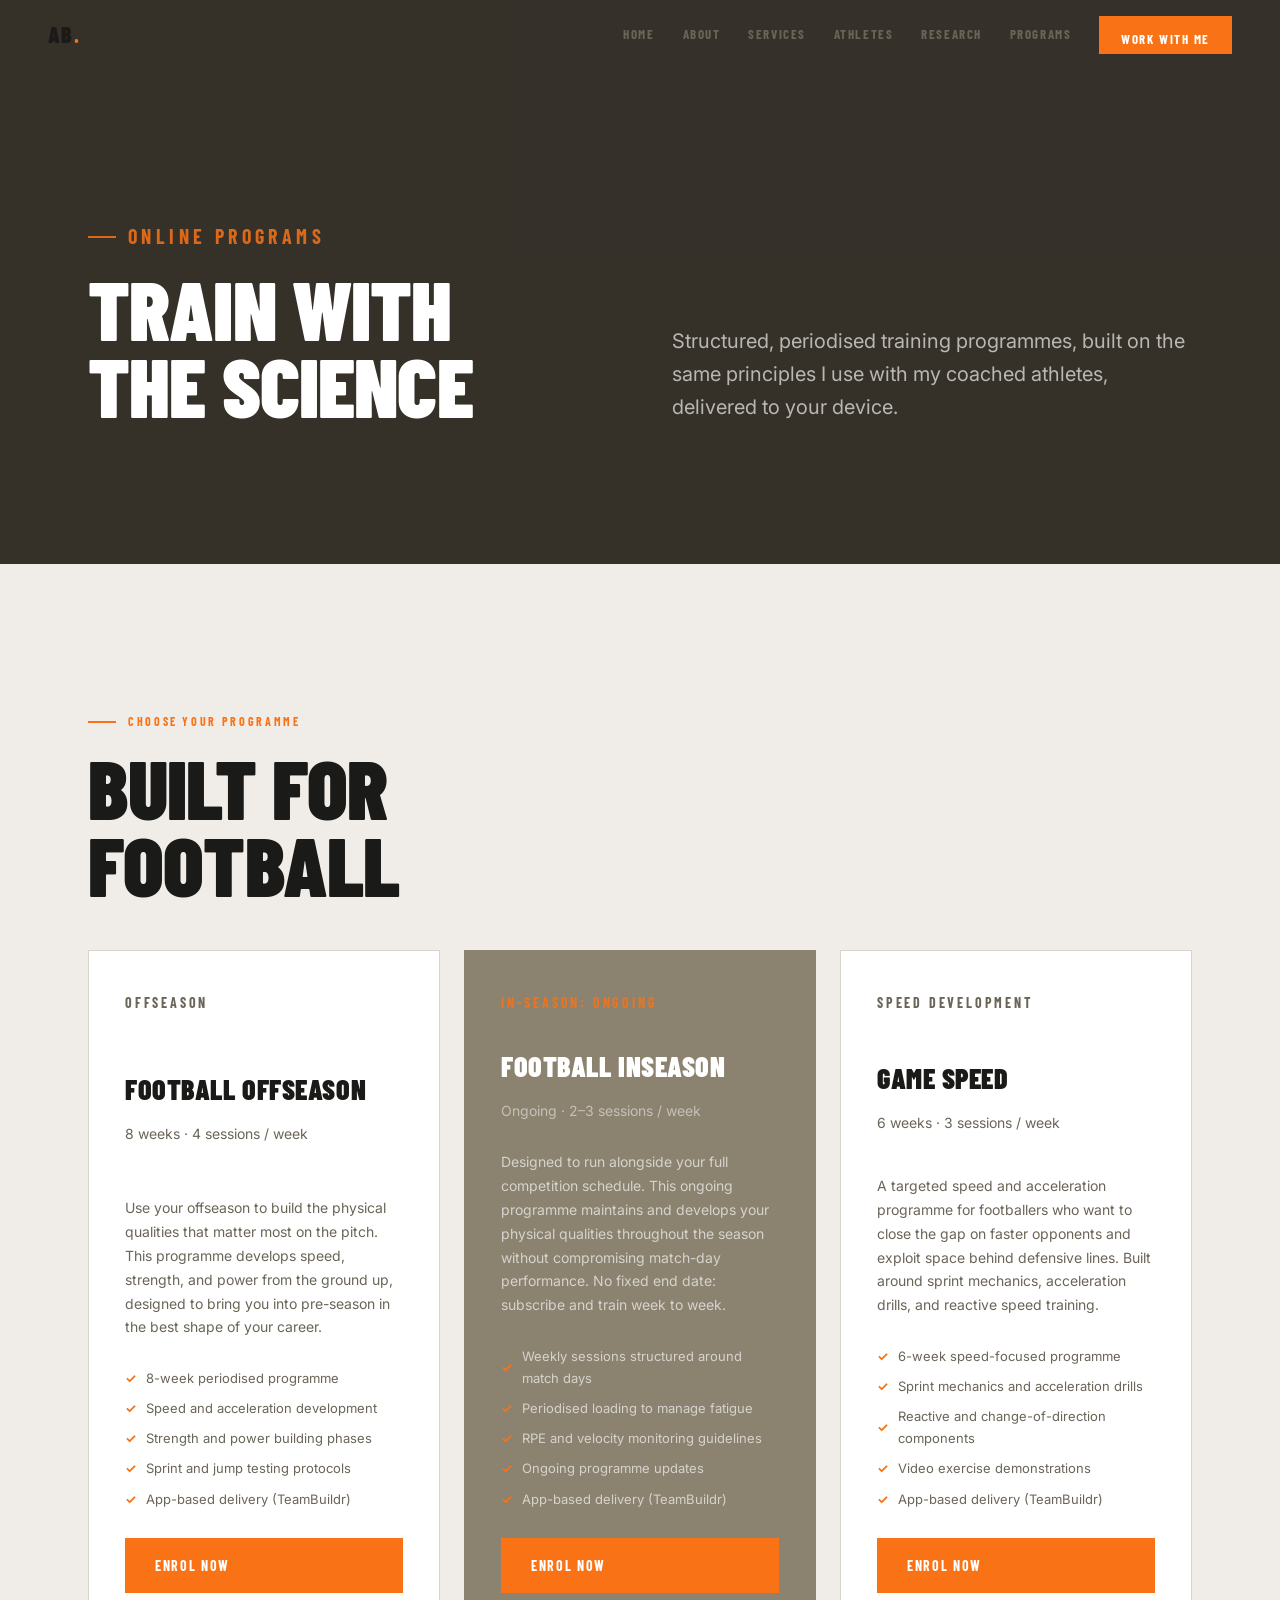
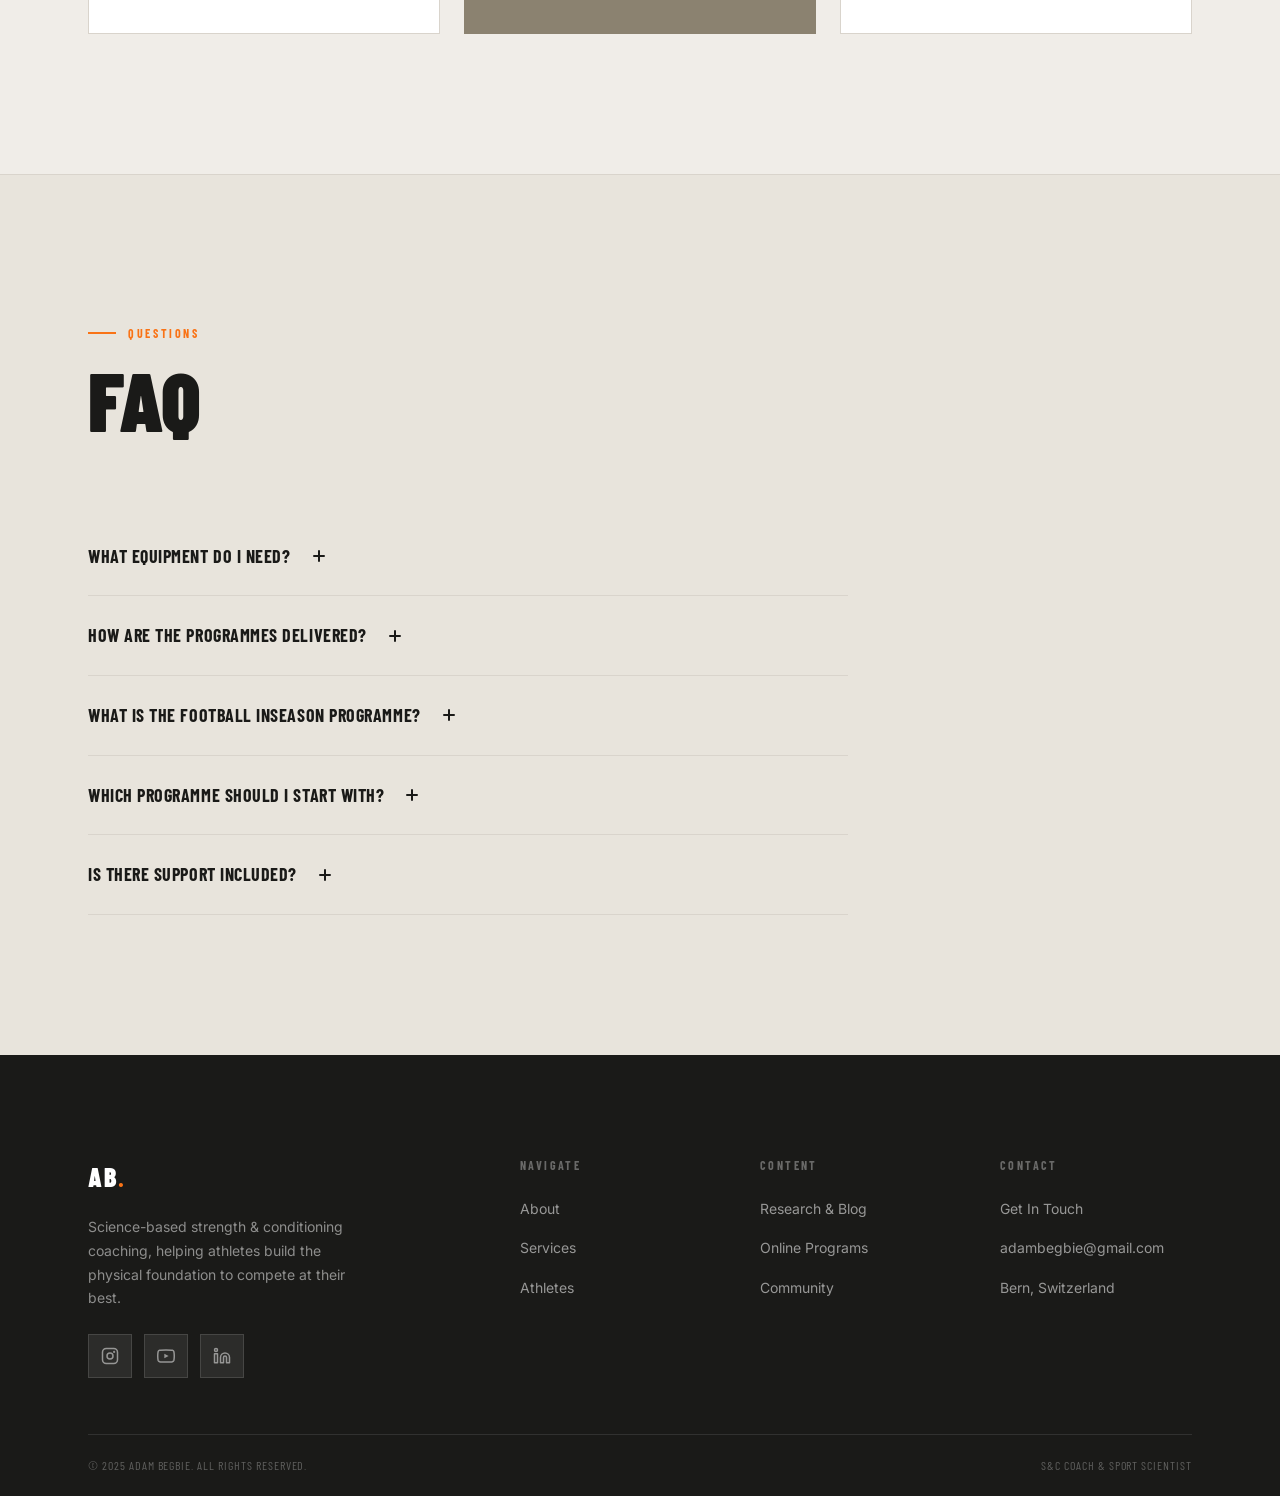
<file: training-programs.html>
<!DOCTYPE html>
<html lang="en">
<head>
  <meta charset="UTF-8">
  <meta name="viewport" content="width=device-width, initial-scale=1.0">
  <title>Online Training Programs | Adam Begbie S&C Coach</title>
  <meta name="description" content="Online training programs from Adam Begbie: structured, science-based training for beginner, intermediate, and elite athletes. Enrol today.">
  <link rel="icon" href="assets/images/favicon.png">
  <link rel="preconnect" href="https://fonts.googleapis.com">
  <link rel="preconnect" href="https://fonts.gstatic.com" crossorigin>
  <link href="https://fonts.googleapis.com/css2?family=Barlow+Condensed:wght@700;800;900&family=Inter:wght@400;500;600&display=swap" rel="stylesheet">
  <link rel="stylesheet" href="styles.css">
</head>

<body>
  <a href="#main" class="skip">Skip to main content</a>

  <nav id="nav" role="navigation" aria-label="Main navigation">
    <a href="index.html" class="nav-logo">AB<b>.</b></a>
    <div class="nav-links">
      <a href="index.html">Home</a>
      <a href="about.html">About</a>
      <a href="services.html">Services</a>
      <a href="athletes.html">Athletes</a>
      <a href="blog.html">Research</a>
      <a href="training-programs.html">Programs</a>
      <a href="contact.html" class="nav-cta">Work With Me</a>
    </div>
    <button class="hamburger" id="ham" aria-label="Open menu" aria-expanded="false" aria-controls="mob-nav">
      <span></span><span></span><span></span>
    </button>
  </nav>

  <nav id="mob-nav" aria-label="Mobile navigation" aria-hidden="true">
    <a href="index.html"    class="mlink">Home</a>
    <a href="about.html"    class="mlink">About</a>
    <a href="services.html" class="mlink">Services</a>
    <a href="athletes.html" class="mlink">Athletes</a>
    <a href="blog.html"     class="mlink">Research</a>
    <a href="training-programs.html" class="mlink">Programs</a>
    <a href="contact.html"  class="mlink">Contact</a>
  </nav>

  <main id="main">

    <header class="page-header page-header--wide page-header--video">
      <video class="bg-video" autoplay muted loop playsinline>
        <source src="assets/videos/Train-with-science.mov" type="video/mp4">
      </video>
      <div class="bg-video-overlay"></div>
      <div class="container">
        <div class="ph-left">
          <p class="lbl">Online Programs</p>
          <h1 class="section-head">Train With<br>The Science</h1>
        </div>
        <div class="ph-right">
          <p>Structured, periodised training programmes, built on the same principles I use with my coached athletes, delivered to your device.</p>
        </div>
      </div>
    </header>

    <!-- Programs -->
    <section class="section-pad" aria-labelledby="prog-h">
      <div class="container">
        <div class="sr" style="margin-bottom:48px;">
          <p class="lbl">Choose Your Programme</p>
          <h2 class="section-head" id="prog-h">Built For<br>Football</h2>
        </div>

        <div class="programs-grid">

          <div class="program-card sr">
            <p class="program-level">Offseason</p>
            <h3 class="program-name">Football Offseason</h3>
            <p class="program-duration">8 weeks · 4 sessions / week</p>
            <p>Use your offseason to build the physical qualities that matter most on the pitch. This programme develops speed, strength, and power from the ground up, designed to bring you into pre-season in the best shape of your career.</p>
            <ul class="program-includes">
              <li>8-week periodised programme</li>
              <li>Speed and acceleration development</li>
              <li>Strength and power building phases</li>
              <li>Sprint and jump testing protocols</li>
              <li>App-based delivery (TeamBuildr)</li>
            </ul>
            <a href="https://market.teambuildr.com/programs/atlas-athletik" class="btn btn-fill" target="_blank" rel="noopener noreferrer">Enrol Now</a>
          </div>

          <div class="program-card featured sr d2">
            <p class="program-level">In-Season: Ongoing</p>
            <h3 class="program-name">Football Inseason</h3>
            <p class="program-duration">Ongoing · 2&ndash;3 sessions / week</p>
            <p>Designed to run alongside your full competition schedule. This ongoing programme maintains and develops your physical qualities throughout the season without compromising match-day performance. No fixed end date: subscribe and train week to week.</p>
            <ul class="program-includes">
              <li>Weekly sessions structured around match days</li>
              <li>Periodised loading to manage fatigue</li>
              <li>RPE and velocity monitoring guidelines</li>
              <li>Ongoing programme updates</li>
              <li>App-based delivery (TeamBuildr)</li>
            </ul>
            <a href="https://market.teambuildr.com/programs/atlas-athletik" class="btn btn-fill" target="_blank" rel="noopener noreferrer">Enrol Now</a>
          </div>

          <div class="program-card sr d3">
            <p class="program-level">Speed Development</p>
            <h3 class="program-name">Game Speed</h3>
            <p class="program-duration">6 weeks · 3 sessions / week</p>
            <p>A targeted speed and acceleration programme for footballers who want to close the gap on faster opponents and exploit space behind defensive lines. Built around sprint mechanics, acceleration drills, and reactive speed training.</p>
            <ul class="program-includes">
              <li>6-week speed-focused programme</li>
              <li>Sprint mechanics and acceleration drills</li>
              <li>Reactive and change-of-direction components</li>
              <li>Video exercise demonstrations</li>
              <li>App-based delivery (TeamBuildr)</li>
            </ul>
            <a href="https://market.teambuildr.com/programs/atlas-athletik" class="btn btn-fill" target="_blank" rel="noopener noreferrer">Enrol Now</a>
          </div>

        </div>
      </div>
    </section>

    <!-- FAQ -->
    <section class="section-pad" style="border-top: 1px solid var(--border); background: var(--bg-alt);" aria-labelledby="faq-h">
      <div class="container">
        <div class="sr" style="margin-bottom:48px;">
          <p class="lbl">Questions</p>
          <h2 class="section-head" id="faq-h">FAQ</h2>
        </div>

        <div class="faq sr d1" style="max-width: 760px;">

          <div class="faq-item">
            <button class="faq-q" aria-expanded="false">
              What equipment do I need?
              <svg width="16" height="16" viewBox="0 0 16 16" fill="none" aria-hidden="true">
                <path d="M8 3v10M3 8h10" stroke="currentColor" stroke-width="2" stroke-linecap="round"/>
              </svg>
            </button>
            <div class="faq-a">
              <p>All three programmes are designed for a standard commercial gym with barbells, dumbbells, a squat rack, and cable machines. If you're unsure whether your setup is suitable, get in touch before enrolling.</p>
            </div>
          </div>

          <div class="faq-item">
            <button class="faq-q" aria-expanded="false">
              How are the programmes delivered?
              <svg width="16" height="16" viewBox="0 0 16 16" fill="none" aria-hidden="true">
                <path d="M8 3v10M3 8h10" stroke="currentColor" stroke-width="2" stroke-linecap="round"/>
              </svg>
            </button>
            <div class="faq-a">
              <p>All programmes are delivered via TeamBuildr. After enrolling you will receive access to the platform where you can log sessions, track loads, and view video demonstrations for every exercise.</p>
            </div>
          </div>

          <div class="faq-item">
            <button class="faq-q" aria-expanded="false">
              What is the Football Inseason programme?
              <svg width="16" height="16" viewBox="0 0 16 16" fill="none" aria-hidden="true">
                <path d="M8 3v10M3 8h10" stroke="currentColor" stroke-width="2" stroke-linecap="round"/>
              </svg>
            </button>
            <div class="faq-a">
              <p>Football Inseason is an ongoing programme with no fixed end date. It is structured to run alongside a full competition schedule, with sessions built around match days to maintain and develop physical qualities without adding excessive fatigue. You subscribe and train week to week for as long as your season requires.</p>
            </div>
          </div>

          <div class="faq-item">
            <button class="faq-q" aria-expanded="false">
              Which programme should I start with?
              <svg width="16" height="16" viewBox="0 0 16 16" fill="none" aria-hidden="true">
                <path d="M8 3v10M3 8h10" stroke="currentColor" stroke-width="2" stroke-linecap="round"/>
              </svg>
            </button>
            <div class="faq-a">
              <p>If you are currently in your offseason or pre-season, start with Football Offseason to build your physical base before the season begins. If your season is underway, Football Inseason is the right fit. Game Speed is a standalone programme that can be run in the offseason or alongside light training periods when speed development is the priority.</p>
            </div>
          </div>

          <div class="faq-item">
            <button class="faq-q" aria-expanded="false">
              Is there support included?
              <svg width="16" height="16" viewBox="0 0 16 16" fill="none" aria-hidden="true">
                <path d="M8 3v10M3 8h10" stroke="currentColor" stroke-width="2" stroke-linecap="round"/>
              </svg>
            </button>
            <div class="faq-a">
              <p>All three programmes are self-guided through the TeamBuildr platform. If you want personalised feedback, technique review, or a fully custom programme built around your schedule, the Remote Programming service is a better fit. Get in touch to find out more.</p>
            </div>
          </div>

        </div>
      </div>
    </section>

  </main>

  <footer role="contentinfo">
    <div class="container">
      <div class="footer-grid">
        <div class="footer-brand">
          <a href="index.html" class="nav-logo">AB<b>.</b></a>
          <p>Science-based strength &amp; conditioning coaching, helping athletes build the physical foundation to compete at their best.</p>
          <div class="socials">
            <a href="https://www.instagram.com/adamathletik/#" class="social-btn" aria-label="Instagram" target="_blank" rel="noopener noreferrer"><svg viewBox="0 0 24 24" fill="none" stroke="currentColor" stroke-width="2" stroke-linecap="round" stroke-linejoin="round"><rect x="2" y="2" width="20" height="20" rx="5"/><circle cx="12" cy="12" r="4"/><circle cx="17.5" cy="6.5" r=".5" fill="currentColor"/></svg></a>
            <a href="https://youtube.com/?si=CycsUvRPD9QI_giy" class="social-btn" aria-label="YouTube" target="_blank" rel="noopener noreferrer"><svg viewBox="0 0 24 24" fill="none" stroke="currentColor" stroke-width="2" stroke-linecap="round" stroke-linejoin="round"><path d="M22.54 6.42a2.78 2.78 0 00-1.95-1.96C18.88 4 12 4 12 4s-6.88 0-8.59.46A2.78 2.78 0 001.46 6.42 29 29 0 001 12a29 29 0 00.46 5.58 2.78 2.78 0 001.95 1.96C5.12 20 12 20 12 20s6.88 0 8.59-.46a2.78 2.78 0 001.95-1.96A29 29 0 0023 12a29 29 0 00-.46-5.58z"/><polygon points="9.75 15.02 15.5 12 9.75 8.98 9.75 15.02" fill="currentColor" stroke="none"/></svg></a><a href="https://www.linkedin.com/in/adam-begbie-0b9b06232/" class="social-btn" aria-label="LinkedIn" target="_blank" rel="noopener noreferrer"><svg viewBox="0 0 24 24" fill="none" stroke="currentColor" stroke-width="2" stroke-linecap="round" stroke-linejoin="round"><path d="M16 8a6 6 0 016 6v7h-4v-7a2 2 0 00-2-2 2 2 0 00-2 2v7h-4v-7a6 6 0 016-6z"/><rect x="2" y="9" width="4" height="12"/><circle cx="4" cy="4" r="2"/></svg></a>
            </div>
        </div>
        <div class="footer-col"><h4>Navigate</h4><ul><li><a href="about.html">About</a></li><li><a href="services.html">Services</a></li><li><a href="athletes.html">Athletes</a></li></ul></div>
        <div class="footer-col"><h4>Content</h4><ul><li><a href="blog.html">Research &amp; Blog</a></li><li><a href="training-programs.html">Online Programs</a></li><li><a href="community.html">Community</a></li></ul></div>
        <div class="footer-col"><h4>Contact</h4><ul><li><a href="contact.html">Get In Touch</a></li><li><a href="mailto:adambegbie@gmail.com">adambegbie@gmail.com</a></li><li><a href="#">Bern, Switzerland</a></li></ul></div>
      </div>
      <div class="footer-bottom">
        <span>&copy; 2025 Adam Begbie. All rights reserved.</span>
        <span>S&amp;C Coach &amp; Sport Scientist</span>
      </div>
    </div>
  </footer>

  <script src="main.js"></script>
</body>
</html>
</file>
<file: styles.css>
/* ═══════════════════════════════════════════════
   ADAM BEGBIE — DESIGN SYSTEM
   ═══════════════════════════════════════════════ */

/* ─── TOKENS ──────────────────────────────────── */
:root {
  --accent:        #F97316;
  --accent-h:      #EA6A0A;
  --accent-dim:    rgba(249,115,22,.12);
  --bg:            #F0EDE8;
  --bg-alt:        #E8E4DC;
  --bg-dark:       #8B8270;
  --bg-darker:     #6A6259;
  --surface:       #FFFFFF;
  --text:          #1A1A18;
  --text-muted:    #6B6558;
  --text-light:    #FFFFFF;
  --border:        #D9D4CC;
  --border-dark:   rgba(255,255,255,.18);

  --f-disp: 'Barlow Condensed', sans-serif;
  --f-body: 'Inter', sans-serif;

  --max-w:   1200px;
  --gutter:  clamp(20px, 4vw, 48px);
  --section: clamp(80px, 12vw, 140px);
}

/* ─── RESET ───────────────────────────────────── */
*, *::before, *::after { box-sizing: border-box; margin: 0; padding: 0; }

html {
  scroll-behavior: smooth;
  font-size: 16px;
}

body {
  background: var(--bg);
  color: var(--text);
  font-family: var(--f-body);
  line-height: 1.7;
  overflow-x: hidden;
  -webkit-font-smoothing: antialiased;
}

a   { color: inherit; text-decoration: none; }
img { max-width: 100%; display: block; object-fit: cover; }
button { cursor: pointer; border: none; background: none; font: inherit; color: inherit; }
ul, ol { list-style: none; }

/* ─── SKIP LINK ──────────────────────────────── */
.skip {
  position: absolute; top: -100%; left: 16px;
  background: var(--accent); color: var(--surface);
  font-family: var(--f-disp); font-size: 13px; letter-spacing: .1em; text-transform: uppercase;
  padding: 10px 18px; z-index: 9999;
  transition: top .2s;
}
.skip:focus { top: 16px; }

/* ─── UTILS ───────────────────────────────────── */
.container {
  max-width: var(--max-w);
  margin: 0 auto;
  padding: 0 var(--gutter);
}

.section-pad {
  padding: var(--section) 0;
}

/* label above headings */
.lbl {
  display: inline-flex; align-items: center; gap: 12px;
  font-family: var(--f-disp); font-size: 12px; font-weight: 700;
  letter-spacing: .22em; text-transform: uppercase; color: var(--accent);
  margin-bottom: 16px;
}
.lbl::before {
  content: ''; display: block;
  width: 28px; height: 2px; background: var(--accent); flex-shrink: 0;
}

.section-head {
  font-family: var(--f-disp); font-weight: 900;
  font-size: clamp(52px, 7vw, 84px);
  line-height: .92; letter-spacing: -.01em; text-transform: uppercase;
}

/* on dark backgrounds */
.dark .lbl   { color: rgba(249,115,22,.9); }
.dark .lbl::before { background: rgba(249,115,22,.9); }
.dark .section-head { color: var(--text-light); }
.dark        { color: var(--text-light); }

/* scroll reveal */
.sr {
  opacity: 0;
  transform: translateY(28px);
  transition: opacity .65s ease-out, transform .65s ease-out;
}
.sr.in { opacity: 1; transform: none; }
.sr.d1 { transition-delay: .1s; }
.sr.d2 { transition-delay: .2s; }
.sr.d3 { transition-delay: .3s; }
.sr.d4 { transition-delay: .4s; }

@media (prefers-reduced-motion: reduce) {
  *, *::before, *::after { animation-duration: .01ms !important; transition-duration: .01ms !important; }
  .sr { opacity: 1; transform: none; }
}

/* hidden (filter) */
.hidden { display: none !important; }

/* ─── BUTTONS ─────────────────────────────────── */
.btn {
  display: inline-flex; align-items: center; gap: 10px;
  font-family: var(--f-disp); font-size: 14px; font-weight: 700;
  letter-spacing: .12em; text-transform: uppercase;
  padding: 14px 28px; min-height: 50px;
  transition: background .2s, color .2s, border-color .2s, transform .12s;
  white-space: nowrap; border: 2px solid transparent;
}
.btn:active { transform: translateY(1px); }

.btn-fill {
  background: var(--accent); color: var(--surface);
  border-color: var(--accent);
}
.btn-fill:hover { background: var(--accent-h); border-color: var(--accent-h); }

.btn-outline {
  background: transparent; color: var(--accent);
  border-color: var(--accent);
}
.btn-outline:hover { background: var(--accent); color: var(--surface); }

.btn-ghost {
  background: transparent; color: var(--text);
  border-color: var(--border);
}
.btn-ghost:hover { border-color: var(--text); }

.btn-light {
  background: var(--surface); color: var(--text);
  border-color: var(--surface);
}
.btn-light:hover { background: var(--bg); }

/* ─── NAV ─────────────────────────────────────── */
#nav {
  position: fixed; inset: 0 0 auto 0; z-index: 1000;
  padding: 16px var(--gutter);
  display: flex; align-items: center; justify-content: space-between;
  gap: 24px;
  transition: background .3s, box-shadow .3s, border-color .3s;
  border-bottom: 1px solid transparent;
}
#nav.scrolled {
  background: rgba(240,237,232,.92);
  backdrop-filter: blur(12px); -webkit-backdrop-filter: blur(12px);
  border-color: var(--border);
  box-shadow: 0 1px 0 var(--border);
}

/* Light nav text over dark hero (home page only) */
body.is-home #nav:not(.scrolled) .nav-logo { color: rgba(255,255,255,.92); }
body.is-home #nav:not(.scrolled) .nav-links a:not(.nav-cta) { color: rgba(255,255,255,.55); }
body.is-home #nav:not(.scrolled) .nav-links a:not(.nav-cta):hover,
body.is-home #nav:not(.scrolled) .nav-links a:not(.nav-cta).active { color: rgba(255,255,255,.95); }
body.is-home #nav:not(.scrolled) .hamburger span { background: rgba(255,255,255,.85); }

.nav-logo {
  font-family: var(--f-disp); font-weight: 900; font-size: 22px;
  letter-spacing: .06em; color: var(--text); text-transform: uppercase;
  flex-shrink: 0;
}
.nav-logo b { color: var(--accent); }

.nav-links {
  display: flex; align-items: center; gap: 28px;
}
.nav-links a {
  font-family: var(--f-disp); font-size: 13px; font-weight: 700;
  letter-spacing: .12em; text-transform: uppercase;
  color: var(--text-muted);
  position: relative; padding-bottom: 2px;
  transition: color .2s;
}
.nav-links a::after {
  content: ''; position: absolute; bottom: 0; left: 0;
  width: 0; height: 2px; background: var(--accent);
  transition: width .25s ease-out;
}
.nav-links a:hover { color: var(--text); }
.nav-links a:hover::after { width: 100%; }
.nav-links a.active { color: var(--text); }
.nav-links a.active::after { width: 100%; }

.nav-cta {
  font-family: var(--f-disp); font-size: 13px; font-weight: 700;
  letter-spacing: .12em; text-transform: uppercase;
  background: var(--accent); color: var(--surface) !important;
  padding: 10px 20px; border: 2px solid var(--accent);
  transition: background .2s, border-color .2s;
}
.nav-cta::after { display: none !important; }
.nav-cta:hover { background: var(--accent-h) !important; border-color: var(--accent-h); }

/* hamburger */
.hamburger {
  display: none;
  flex-direction: column; gap: 5px;
  width: 44px; height: 44px;
  align-items: center; justify-content: center;
  flex-shrink: 0;
}
.hamburger span {
  display: block; width: 22px; height: 2px;
  background: var(--text);
  transition: transform .3s, opacity .3s;
}
.hamburger.open span:nth-child(1) { transform: rotate(45deg) translate(5px, 5px); }
.hamburger.open span:nth-child(2) { opacity: 0; }
.hamburger.open span:nth-child(3) { transform: rotate(-45deg) translate(5px, -5px); }

/* mobile overlay */
#mob-nav {
  display: none; position: fixed; inset: 0; z-index: 999;
  background: var(--bg);
  flex-direction: column; align-items: center; justify-content: center; gap: 32px;
}
#mob-nav.open { display: flex; }
#mob-nav a {
  font-family: var(--f-disp); font-weight: 900; font-size: 48px;
  text-transform: uppercase; letter-spacing: .02em;
  color: var(--text-muted); transition: color .2s;
}
#mob-nav a:hover { color: var(--accent); }

/* ─── PAGE HEADER (inner pages) ───────────────── */
.page-header {
  padding: calc(var(--section) + 60px) 0 var(--section);
  background: var(--bg-dark);
  color: var(--text-light);
}
.page-header .lbl { color: rgba(249,115,22,.85); }
.page-header .lbl::before { background: rgba(249,115,22,.85); }
.page-header .section-head { color: var(--text-light); }
.page-header p {
  font-size: clamp(16px, 1.8vw, 20px); color: rgba(255,255,255,.7);
  max-width: 560px; line-height: 1.65; margin-top: 20px;
}

/* Light variant — warm bg, dark text (Blog, Training Programs) */
.page-header--light {
  background: var(--bg);
  color: var(--text);
  border-bottom: 1px solid var(--border);
}
.page-header--light .lbl { color: var(--accent); }
.page-header--light .lbl::before { background: var(--accent); }
.page-header--light .section-head { color: var(--text); }
.page-header--light p { color: var(--text-muted); }

/* Centered variant — dark bg, centered (Contact, Community) */
.page-header--centered .container { text-align: center; max-width: 680px; }
.page-header--centered .lbl { justify-content: center; }
.page-header--centered p { margin-inline: auto; }

/* Split variant — heading left, large ghost accent right (About) */
.page-header--split .container {
  display: flex; align-items: flex-end;
  justify-content: space-between; gap: 40px;
}
.ph-deco {
  font-family: var(--f-disp); font-weight: 900;
  font-size: clamp(90px, 14vw, 210px);
  line-height: 1; letter-spacing: -.04em;
  color: rgba(255,255,255,.06);
  user-select: none; pointer-events: none;
  flex-shrink: 0; padding-bottom: 4px;
}

/* Wide variant — heading left, description right (Services) */
.page-header--wide .container {
  display: grid; grid-template-columns: 1fr 1fr; gap: 64px; align-items: end;
}
.page-header--wide .ph-right p {
  font-size: clamp(16px, 1.8vw, 20px);
  color: rgba(255,255,255,.65); line-height: 1.65; margin-top: 0;
}
@media (max-width: 768px) {
  .page-header--split .container,
  .page-header--wide .container { display: block; }
  .ph-deco { display: none; }
}

/* Photo variant — full-bleed image bg with gradient overlay (About) */
.page-header--photo {
  position: relative;
  overflow: hidden;
}
.ph-bg {
  position: absolute;
  inset: 0;
  z-index: 0;
}
.ph-bg img {
  width: 100%;
  height: 100%;
  object-fit: cover;
  object-position: center 30%;
}
.ph-bg::after {
  content: '';
  position: absolute;
  inset: 0;
  background: linear-gradient(105deg, rgba(26,26,24,.88) 45%, rgba(26,26,24,.45) 100%);
}
.page-header--photo .container {
  position: relative;
  z-index: 1;
}

/* ─── HERO ────────────────────────────────────── */
#hero {
  min-height: 100dvh;
  background: var(--bg-dark);
  color: var(--text-light);
  display: flex; flex-direction: column; justify-content: flex-end;
  padding: 0 var(--gutter) clamp(60px, 8vh, 100px);
  position: relative; overflow: hidden;
}

.hero-img {
  position: absolute; inset: 0;
  background: var(--bg-darker);
}
.hero-img img {
  width: 100%; height: 100%;
  object-fit: cover; object-position: center top;
  opacity: .45;
}

.hero-overlay {
  position: absolute; inset: 0;
  background: linear-gradient(
    to bottom,
    rgba(106,98,89,.3) 0%,
    rgba(106,98,89,.55) 60%,
    rgba(26,26,24,.85) 100%
  );
}

.hero-inner {
  position: relative; z-index: 1;
  max-width: var(--max-w); width: 100%; margin: 0 auto;
}

.hero-tag {
  font-family: var(--f-disp); font-size: 13px; font-weight: 700;
  letter-spacing: .22em; text-transform: uppercase;
  color: var(--accent);
  display: flex; align-items: center; gap: 14px;
  margin-bottom: 20px;
  opacity: 0; animation: fadeUp .7s ease-out .3s forwards;
}
.hero-tag::before { content: ''; width: 32px; height: 2px; background: var(--accent); }

.hero-name {
  font-family: var(--f-disp); font-weight: 700;
  font-size: clamp(38px, 5.5vw, 72px);
  line-height: 1.05; letter-spacing: .01em; text-transform: uppercase;
  color: rgba(255,255,255,.55);
  opacity: 0; animation: fadeUp .85s ease-out .5s forwards;
}
.hero-tagline-main {
  font-family: var(--f-disp); font-weight: 900;
  font-size: clamp(42px, 6.5vw, 96px);
  line-height: .9; letter-spacing: -.02em; text-transform: uppercase;
  color: var(--text-light);
  margin: 12px 0 0;
  opacity: 0; animation: fadeUp .85s ease-out .65s forwards;
}
.hero-tagline-main span { color: var(--accent); }

.hero-rule {
  width: 100%; height: 1px; background: rgba(255,255,255,.2);
  margin: 28px 0;
  opacity: 0; transform-origin: left;
  animation: expandLine .8s ease-out .9s forwards;
}

.hero-foot {
  display: flex; align-items: flex-end; justify-content: space-between;
  gap: 40px; flex-wrap: wrap;
  opacity: 0; animation: fadeUp .8s ease-out 1.1s forwards;
}

.hero-tagline {
  font-size: clamp(15px, 1.8vw, 20px);
  color: rgba(255,255,255,.75);
  max-width: 500px; line-height: 1.6;
}
.hero-tagline strong { color: var(--text-light); font-weight: 600; }

.hero-ctas { display: flex; gap: 14px; flex-wrap: wrap; align-items: center; }

/* scroll indicator */
.scroll-hint {
  position: absolute; bottom: 32px; right: var(--gutter); z-index: 1;
  display: flex; align-items: center; gap: 10px;
  opacity: 0; animation: fadeIn .8s ease-out 1.8s forwards;
}
.scroll-hint span {
  font-family: var(--f-disp); font-size: 11px; font-weight: 700;
  letter-spacing: .18em; text-transform: uppercase;
  color: rgba(255,255,255,.45);
  writing-mode: vertical-rl;
}

/* ─── WHAT I DO (3-col) ───────────────────────── */
#what-i-do {
  border-bottom: 1px solid var(--border);
}

.pillars {
  display: grid;
  grid-template-columns: repeat(3, 1fr);
  border-left: 1px solid var(--border);
}
.pillar {
  padding: 0 0 48px;
  border-right: 1px solid var(--border);
  border-bottom: 1px solid var(--border);
  position: relative; overflow: hidden;
  transition: background .25s;
}
.pillar:hover { background: var(--bg-alt); }

.pillar-img {
  aspect-ratio: 4/3;
  overflow: hidden;
  margin-bottom: 36px;
}
.pillar-img img {
  width: 100%; height: 100%; object-fit: cover;
  transition: transform .45s ease;
  filter: grayscale(.2);
}
.pillar:hover .pillar-img img { transform: scale(1.04); }

.pillar-content { padding: 0 40px; }

.pillar-icon {
  width: 48px; height: 48px;
  display: flex; align-items: center; justify-content: center;
  background: var(--accent-dim); color: var(--accent);
  margin-bottom: 24px;
}
.pillar-icon svg { width: 24px; height: 24px; }

.pillar h3 {
  font-family: var(--f-disp); font-weight: 800; font-size: 28px;
  text-transform: uppercase; letter-spacing: .02em;
  margin-bottom: 12px;
}
.pillar p { font-size: 15px; color: var(--text-muted); line-height: 1.75; }

/* ─── FEATURED TESTIMONIAL ────────────────────── */
#featured-quote {
  position: relative; overflow: hidden;
  padding: var(--section) 0;
  color: var(--text-light);
}
.quote-full-bg {
  position: absolute; inset: 0; z-index: 0;
}
.quote-full-bg img {
  width: 100%; height: 100%;
  object-fit: cover; object-position: center 30%;
}
.quote-full-bg::after {
  content: ''; position: absolute; inset: 0;
  background: rgba(20,18,15,.38);
}
#featured-quote .container {
  position: relative; z-index: 1;
}
.quote-wrap {
  max-width: 860px; margin: 0 auto; text-align: center;
}
.quote-mark {
  font-family: var(--f-disp); font-weight: 900; font-size: 120px;
  line-height: .7; color: var(--accent); opacity: .5;
  display: block; margin-bottom: -20px;
}
.quote-text {
  font-family: var(--f-disp); font-weight: 700; font-size: clamp(24px, 3.5vw, 40px);
  line-height: 1.25; letter-spacing: .01em; text-transform: uppercase;
  margin-bottom: 40px; color: var(--text-light);
  text-shadow: 0 2px 16px rgba(0,0,0,.7);
}
.quote-attr {
  display: inline-flex; flex-direction: column; align-items: center; gap: 12px;
  background: none; padding: 0;
}
.quote-avatar {
  width: 120px; height: 120px; border-radius: 50%;
  object-fit: cover; object-position: center top;
  border: 2px solid rgba(249,115,22,.6);
}
.quote-name {
  font-family: var(--f-disp); font-weight: 700; font-size: 16px;
  letter-spacing: .12em; text-transform: uppercase; color: var(--accent);
}
.quote-role {
  font-size: 14px; color: rgba(255,255,255,.55);
}

/* ─── BLOG TEASERS ────────────────────────────── */
#home-blog {
  border-bottom: 1px solid var(--border);
}
.home-blog-top {
  display: flex; align-items: flex-end; justify-content: space-between;
  gap: 24px; flex-wrap: wrap; margin-bottom: 48px;
}

/* ─── CARD GRID (shared) ──────────────────────── */
.card-grid {
  display: grid;
  grid-template-columns: repeat(3, 1fr);
  gap: 24px;
}
.card-grid--four { grid-template-columns: repeat(2, 1fr); }

.card {
  background: var(--surface); border: 1px solid var(--border);
  display: flex; flex-direction: column;
  transition: transform .25s, box-shadow .25s, border-color .25s;
  overflow: hidden; position: relative;
}
.card:hover {
  transform: translateY(-4px);
  box-shadow: 0 12px 36px rgba(26,26,24,.1);
  border-color: var(--accent);
}

.card-thumb {
  aspect-ratio: 16/9; background: var(--bg-alt);
  position: relative; overflow: hidden;
}
.card-thumb img { width: 100%; height: 100%; }

.card-body {
  padding: 28px 28px 32px;
  display: flex; flex-direction: column; flex: 1;
}

.card-tag {
  display: inline-flex; align-items: center;
  font-family: var(--f-disp); font-size: 11px; font-weight: 700;
  letter-spacing: .18em; text-transform: uppercase;
  padding: 4px 10px; margin-bottom: 14px;
  align-self: flex-start;
}
.tag-research { background: rgba(249,115,22,.12); color: var(--accent); }
.tag-blog     { background: rgba(139,130,112,.14); color: var(--bg-darker); }
.tag-thought  { background: rgba(59,130,246,.1);  color: #3B82F6; }
.tag-video    { background: rgba(239,68,68,.1);   color: #EF4444; }

.card-thumb iframe { width: 100%; height: 100%; border: 0; display: block; }

.card-thumb--link { display: block; text-decoration: none; }
.card-play {
  position: absolute; inset: 0;
  display: flex; align-items: center; justify-content: center;
  background: rgba(26,26,24,.35);
  transition: background .2s;
}
.card-play svg { width: 52px; height: 52px; color: #fff; filter: drop-shadow(0 2px 8px rgba(0,0,0,.4)); }
.card-thumb--link:hover .card-play { background: rgba(26,26,24,.55); }

.card-date {
  font-size: 12px; color: var(--text-muted);
  margin-bottom: 8px;
}

.card h3 {
  font-family: var(--f-disp); font-weight: 800; font-size: 22px;
  text-transform: uppercase; letter-spacing: .01em;
  line-height: 1.15; margin-bottom: 12px; color: var(--text);
}
.card p {
  font-size: 14px; color: var(--text-muted); line-height: 1.7;
  flex: 1; margin-bottom: 24px;
}
.card-link {
  font-family: var(--f-disp); font-size: 12px; font-weight: 700;
  letter-spacing: .14em; text-transform: uppercase; color: var(--accent);
  display: inline-flex; align-items: center; gap: 8px;
  transition: gap .2s;
  align-self: flex-start;
}
.card-link:hover { gap: 14px; }
.card-link svg { flex-shrink: 0; }
.card-link::after {
  content: ''; position: absolute; inset: 0; z-index: 1;
}

/* ─── ARTICLE PAGES ──────────────────────────── */
.article-wrap {
  max-width: 760px;
  margin: 0 auto;
  padding: 56px 0 80px;
}
.article-back {
  display: inline-flex; align-items: center; gap: 8px;
  font-family: var(--f-disp); font-size: 12px; font-weight: 700;
  letter-spacing: .14em; text-transform: uppercase; color: var(--accent);
  margin-bottom: 48px; transition: gap .2s;
}
.article-back svg { flex-shrink: 0; transform: rotate(180deg); }
.article-back:hover { gap: 14px; }
.article-header { margin-bottom: 48px; border-bottom: 1px solid var(--border); padding-bottom: 40px; }
.article-header .card-tag { margin-bottom: 20px; }
.article-title {
  font-family: var(--f-disp); font-weight: 900;
  font-size: clamp(32px, 5vw, 52px);
  text-transform: uppercase; letter-spacing: .02em;
  line-height: 1.05; margin-bottom: 16px; color: var(--text);
}
.article-subtitle {
  font-size: 18px; color: var(--text-muted); line-height: 1.5;
  margin-bottom: 20px;
}
.article-date { font-size: 13px; color: var(--text-muted); }
.article-body { font-size: 17px; line-height: 1.85; color: var(--text); }
.article-body h2 {
  font-family: var(--f-disp); font-weight: 800;
  font-size: clamp(20px, 2.5vw, 26px);
  text-transform: uppercase; letter-spacing: .03em;
  margin: 48px 0 16px; color: var(--text);
}
.article-body h3 {
  font-family: var(--f-disp); font-weight: 700;
  font-size: 18px; text-transform: uppercase; letter-spacing: .04em;
  margin: 32px 0 12px; color: var(--text);
}
.article-body p { margin-bottom: 20px; }
.article-body ol { margin: 0 0 20px 24px; }
.article-body ol li { margin-bottom: 10px; line-height: 1.75; }
.article-refs {
  border-top: 1px solid var(--border);
  margin-top: 56px; padding-top: 40px;
}
.article-refs h2 {
  font-family: var(--f-disp); font-size: 12px; font-weight: 700;
  letter-spacing: .18em; text-transform: uppercase;
  color: var(--text-muted); margin-bottom: 24px;
}
.article-refs p {
  font-size: 13px; color: var(--text-muted);
  line-height: 1.7; margin-bottom: 10px;
}

/* ─── PARTNERS ────────────────────────────────── */
#partners {
  border-bottom: 1px solid var(--border);
}
.partners-intro {
  font-size: 11px; font-family: var(--f-disp); font-weight: 700;
  letter-spacing: .22em; text-transform: uppercase; color: var(--text-muted);
  text-align: center; margin-bottom: 12px;
}
.partners-heading {
  font-family: var(--f-disp); font-weight: 900;
  font-size: clamp(28px, 3.5vw, 44px);
  text-transform: uppercase; letter-spacing: .02em;
  text-align: center; margin-bottom: 48px;
}
.partners-strip {
  overflow: hidden;
  mask-image: linear-gradient(to right, transparent 0%, black 10%, black 90%, transparent 100%);
  -webkit-mask-image: linear-gradient(to right, transparent 0%, black 10%, black 90%, transparent 100%);
}
.partners-track {
  display: flex; align-items: center;
  gap: 72px;
  width: max-content;
  animation: partners-scroll 22s linear infinite;
}
.partners-strip:hover .partners-track { animation-play-state: paused; }
@keyframes partners-scroll {
  0%   { transform: translateX(0); }
  100% { transform: translateX(-25%); }
}
.partner-logo {
  opacity: .6; filter: grayscale(.5);
  transition: opacity .25s, filter .25s;
  display: flex; align-items: center; flex-shrink: 0;
}
.partner-logo:hover { opacity: 1; filter: grayscale(0); }
.partner-logo img { height: 52px; width: auto; }

/* ─── ABOUT PAGE ──────────────────────────────── */
.about-split {
  display: grid;
  grid-template-columns: 1fr 1fr;
  gap: clamp(48px, 7vw, 100px);
  align-items: start;
}
.about-photo {
  aspect-ratio: 3/4;
  background: var(--bg-alt);
  position: sticky; top: 100px;
  overflow: hidden;
}
.about-photo img { width: 100%; height: 100%; }

.about-body > p {
  font-size: clamp(16px, 1.7vw, 19px);
  line-height: 1.85; color: var(--text-muted);
  margin-bottom: 24px;
}
.about-body > p:first-of-type {
  font-size: clamp(18px, 2vw, 22px);
  color: var(--text); font-weight: 500; line-height: 1.6;
}
.about-body strong { color: var(--text); font-weight: 600; }

.about-tabs {
  display: flex;
  border-bottom: 2px solid var(--border);
  margin-bottom: 32px;
}
.about-tab {
  font-family: var(--f-disp); font-size: 13px; font-weight: 700;
  letter-spacing: .14em; text-transform: uppercase;
  color: var(--text-muted);
  padding: 0 20px 14px;
  border-bottom: 2px solid transparent;
  margin-bottom: -2px;
  transition: color .2s, border-color .2s;
  background: none; cursor: pointer;
}
.about-tab:first-child { padding-left: 0; }
.about-tab:hover { color: var(--text); }
.about-tab.active { color: var(--accent); border-bottom-color: var(--accent); }

.about-panels { display: grid; }
.about-panel {
  grid-row: 1; grid-column: 1;
  visibility: hidden; pointer-events: none;
}
.about-panel.active { visibility: visible; pointer-events: auto; }
.about-panel p {
  font-size: clamp(16px, 1.7vw, 18px);
  line-height: 1.85; color: var(--text-muted);
  margin-bottom: 20px;
}
.about-panel p:first-child {
  font-size: clamp(17px, 1.9vw, 20px);
  color: var(--text); font-weight: 500; line-height: 1.65;
}
.about-panel p:last-child { margin-bottom: 0; }
.about-panel strong { color: var(--text); font-weight: 600; }

/* timeline */
.timeline { margin-top: 56px; border-top: 1px solid var(--border); }
.tl-item {
  display: grid; grid-template-columns: 80px 1fr;
  gap: 24px; padding: 28px 0;
  border-bottom: 1px solid var(--border);
  align-items: start;
}
.tl-year {
  font-family: var(--f-disp); font-weight: 700; font-size: 18px;
  color: var(--accent); padding-top: 2px;
}
.tl-title {
  font-family: var(--f-disp); font-weight: 700; font-size: 18px;
  text-transform: uppercase; letter-spacing: .03em; margin-bottom: 4px;
}
.tl-sub { font-size: 14px; color: var(--text-muted); }

/* credentials */
.cred-grid {
  display: grid; grid-template-columns: repeat(2, 1fr); gap: 16px;
  margin-top: 56px;
}
.cred-badge {
  background: var(--surface); border: 1px solid var(--border);
  padding: 18px 20px;
  display: flex; align-items: center; gap: 14px;
  transition: border-color .2s;
}
.cred-badge:hover { border-color: var(--accent); }
.cred-dot {
  width: 8px; height: 8px; border-radius: 50%;
  background: var(--accent); flex-shrink: 0;
}
.cred-badge span { font-size: 14px; font-weight: 500; line-height: 1.4; }

/* research focus */
.research-focus {
  background: var(--bg-dark); color: var(--text-light);
  padding: var(--section) 0;
}
.focus-grid {
  display: grid; grid-template-columns: repeat(3, 1fr); gap: 1px;
  background: rgba(255,255,255,.12); margin-top: 48px;
}
.focus-item {
  background: var(--bg-dark); padding: 40px 32px;
}
.focus-n {
  font-family: var(--f-disp); font-weight: 900; font-size: 48px;
  color: var(--accent); margin-bottom: 14px; line-height: 1;
}
.focus-item h4 {
  font-family: var(--f-disp); font-weight: 800; font-size: 20px;
  text-transform: uppercase; letter-spacing: .04em; margin-bottom: 10px;
}
.focus-item p { font-size: 14px; color: rgba(255,255,255,.6); line-height: 1.65; }

/* ─── SERVICES PAGE ───────────────────────────── */
.srv-grid {
  display: grid;
  grid-template-columns: repeat(4, 1fr);
  border-left: 1px solid var(--border);
  border-top: 1px solid var(--border);
}
.srv-card {
  background: var(--surface);
  border-right: 1px solid var(--border);
  border-bottom: 1px solid var(--border);
  display: flex; flex-direction: column;
  transition: box-shadow .25s ease, transform .25s ease;
  position: relative;
}
.srv-card-body .btn { margin-top: auto; align-self: flex-start; }
.srv-card:hover {
  box-shadow: 0 12px 40px rgba(26,26,24,.12);
  transform: translateY(-2px);
  z-index: 1;
}
.srv-card-img {
  aspect-ratio: 4/3;
  overflow: hidden;
  background: var(--bg-alt);
}
.srv-card-img img {
  width: 100%; height: 100%; object-fit: cover;
  transition: transform .45s ease;
  filter: grayscale(.15);
}
.srv-card:hover .srv-card-img img { transform: scale(1.04); }
.srv-card-body {
  padding: 28px 28px 32px;
  display: flex; flex-direction: column; flex: 1;
}
.srv-n {
  font-family: var(--f-disp); font-size: 11px; font-weight: 700;
  letter-spacing: .22em; text-transform: uppercase;
  color: var(--accent); margin-bottom: 10px;
}
.srv-card h3 {
  font-family: var(--f-disp); font-weight: 900;
  font-size: clamp(20px, 1.8vw, 26px);
  text-transform: uppercase; letter-spacing: .01em; line-height: 1.1;
  margin-bottom: 14px;
}
.srv-content {
  display: grid;
  flex: 1;
  margin-bottom: 24px;
}
.srv-desc,
.srv-list {
  grid-area: 1 / 1;
  transition: opacity .3s ease;
}
.srv-desc {
  font-size: 14px; color: var(--text-muted); line-height: 1.75;
}
.srv-list {
  display: flex; flex-direction: column; gap: 7px;
  opacity: 0;
}
.srv-card:hover .srv-desc { opacity: 0; }
.srv-card:hover .srv-list  { opacity: 1; }
@media (hover: none) {
  .srv-desc { opacity: 0; }
  .srv-list  { opacity: 1; }
}
.srv-list li {
  font-size: 13px; color: var(--text-muted);
  display: flex; align-items: flex-start; gap: 9px; line-height: 1.5;
}
.srv-list li::before {
  content: ''; width: 4px; height: 4px; border-radius: 50%;
  background: var(--accent); margin-top: 6px; flex-shrink: 0;
}
@media (max-width: 1024px) {
  .srv-grid { grid-template-columns: repeat(2, 1fr); }
}
@media (max-width: 560px) {
  .srv-grid { grid-template-columns: 1fr; }
}

/* ─── VIDEO BG SECTION ────────────────────────── */
/* Video hero variant for page headers */
.page-header--video {
  position: relative;
  overflow: hidden;
}
.page-header--video .container { position: relative; z-index: 2; }
.bg-video {
  position: absolute; inset: 0;
  width: 100%; height: 100%;
  object-fit: cover; z-index: 0;
}
.bg-video-overlay {
  position: absolute; inset: 0;
  background: rgba(20,18,15,.72);
  z-index: 1;
}

/* Services grid section — z-index so dropdown overlaps next section */
.srv-section {
  position: relative;
  z-index: 1;
}

/* process section */
.process-grid {
  display: grid; grid-template-columns: repeat(4, 1fr); gap: 1px;
  background: var(--border); margin-top: 48px;
}
.process-step {
  background: var(--bg); padding: 36px 28px;
}
.process-n {
  font-family: var(--f-disp); font-weight: 900; font-size: 52px;
  color: var(--accent); line-height: 1; margin-bottom: 16px; opacity: .3;
}
.process-step h4 {
  font-family: var(--f-disp); font-weight: 800; font-size: 20px;
  text-transform: uppercase; letter-spacing: .04em; margin-bottom: 10px;
}
.process-step p { font-size: 14px; color: var(--text-muted); line-height: 1.6; }

/* ─── BLOG / RESEARCH PAGE ────────────────────── */
.filter-bar {
  display: flex; gap: 4px; flex-wrap: wrap; margin-bottom: 40px;
}
.filter-btn {
  font-family: var(--f-disp); font-size: 13px; font-weight: 700;
  letter-spacing: .12em; text-transform: uppercase;
  padding: 9px 20px; border: 2px solid var(--border);
  color: var(--text-muted); background: transparent;
  cursor: pointer; transition: all .2s;
}
.filter-btn:hover { border-color: var(--text-muted); color: var(--text); }
.filter-btn.active {
  background: var(--accent); color: var(--surface);
  border-color: var(--accent);
}

/* ─── ATHLETES PAGE ───────────────────────────── */
.athletes-grid {
  display: grid;
  grid-template-columns: repeat(4, 1fr);
  gap: 20px;
}

.athlete-card {
  background: var(--surface); border: 1px solid var(--border);
  overflow: hidden;
  transition: transform .25s, box-shadow .25s, border-color .25s;
  cursor: pointer;
}
.athlete-card:hover {
  transform: translateY(-4px);
  box-shadow: 0 12px 36px rgba(26,26,24,.1);
  border-color: var(--accent);
}

.athlete-photo {
  aspect-ratio: 3/4; background: var(--bg-alt);
  position: relative; overflow: hidden;
}
.athlete-photo img { width: 100%; height: 100%; transition: transform .4s ease; }
.athlete-card:hover .athlete-photo img { transform: scale(1.04); }

.athlete-info {
  padding: 20px 20px 24px;
}
.athlete-sport {
  font-family: var(--f-disp); font-size: 11px; font-weight: 700;
  letter-spacing: .18em; text-transform: uppercase;
  color: var(--accent); margin-bottom: 6px;
}
.athlete-name {
  font-family: var(--f-disp); font-weight: 800; font-size: 20px;
  text-transform: uppercase; letter-spacing: .02em; margin-bottom: 8px;
}
.athlete-quote {
  font-size: 13px; color: var(--text-muted); line-height: 1.55;
  font-style: italic;
}

/* ─── TRAINING PROGRAMS ───────────────────────── */
.programs-grid {
  display: grid; grid-template-columns: repeat(3, 1fr); gap: 24px;
}

.program-card {
  background: var(--surface); border: 1px solid var(--border);
  padding: 40px 36px;
  display: flex; flex-direction: column;
  position: relative; overflow: hidden;
  transition: border-color .25s, transform .25s, box-shadow .25s;
}
.program-card:hover {
  border-color: var(--accent);
  transform: translateY(-4px);
  box-shadow: 0 12px 36px rgba(26,26,24,.1);
}
.program-card.featured {
  background: var(--bg-dark); color: var(--text-light);
  border-color: var(--bg-dark);
}
.program-card.featured .program-level { color: rgba(249,115,22,.85); }
.program-card.featured .program-price { color: var(--text-light); }
.program-card.featured p { color: rgba(255,255,255,.65); }
.program-card.featured .program-includes li { color: rgba(255,255,255,.65); }
.program-card.featured .program-includes li::before { color: var(--accent); }

.program-level {
  font-family: var(--f-disp); font-size: 11px; font-weight: 700;
  letter-spacing: .2em; text-transform: uppercase;
  color: var(--accent); margin-bottom: 12px;
}
.program-name {
  font-family: var(--f-disp); font-weight: 900; font-size: 28px;
  text-transform: uppercase; letter-spacing: .02em; margin-bottom: 8px;
}
.program-duration {
  font-size: 13px; color: var(--text-muted); margin-bottom: 20px;
}
.program-card.featured .program-duration { color: rgba(255,255,255,.5); }
.program-card p { font-size: 14px; color: var(--text-muted); line-height: 1.7; margin-bottom: 28px; flex: 1; }

.program-includes {
  display: flex; flex-direction: column; gap: 8px; margin-bottom: 28px;
}
.program-includes li {
  font-size: 13px; color: var(--text-muted);
  display: flex; align-items: center; gap: 10px;
}
.program-includes li::before { content: '✓'; color: var(--accent); font-weight: 700; flex-shrink: 0; }

.program-price {
  font-family: var(--f-disp); font-weight: 900; font-size: 36px;
  color: var(--text); margin-bottom: 20px;
}
.program-price span {
  font-size: 15px; font-weight: 500; color: var(--text-muted);
  font-family: var(--f-body);
}

/* FAQ */
.faq { margin-top: 80px; }
.faq-item {
  border-bottom: 1px solid var(--border);
}
.faq-q {
  display: flex; align-items: center; justify-content: space-between;
  gap: 20px; padding: 24px 0; cursor: pointer;
  font-family: var(--f-disp); font-weight: 700; font-size: 18px;
  text-transform: uppercase; letter-spacing: .03em;
  list-style: none;
  transition: color .2s;
  min-height: 44px;
}
.faq-q:hover { color: var(--accent); }
.faq-q svg {
  flex-shrink: 0;
  transition: transform .3s ease;
}
.faq-item.open .faq-q svg { transform: rotate(45deg); }
.faq-a {
  overflow: hidden; max-height: 0;
  transition: max-height .4s ease, padding .4s ease;
}
.faq-item.open .faq-a { max-height: 300px; }
.faq-a p {
  font-size: 15px; color: var(--text-muted); line-height: 1.75;
  padding-bottom: 24px;
}

/* ─── TESTIMONIALS ────────────────────────────── */
.testi-grid {
  display: grid; grid-template-columns: repeat(3, 1fr); gap: 24px;
}
.testi-card {
  background: var(--surface); border: 1px solid var(--border);
  padding: 36px 32px;
  display: flex; flex-direction: column;
}
.testi-stars {
  color: var(--accent); font-size: 16px; letter-spacing: 2px; margin-bottom: 16px;
}
.testi-quote {
  font-size: 15px; color: var(--text); line-height: 1.75;
  font-style: italic; margin-bottom: 24px; flex: 1;
}
.testi-person { display: flex; align-items: center; gap: 14px; margin-top: auto; }
.testi-photo {
  width: 48px; height: 48px; border-radius: 50%;
  background: var(--bg-alt); overflow: hidden; flex-shrink: 0;
}
.testi-photo img { width: 100%; height: 100%; object-fit: cover; }
.testi-name {
  font-family: var(--f-disp); font-weight: 700; font-size: 15px;
  text-transform: uppercase; letter-spacing: .06em; margin-bottom: 2px;
}
.testi-role { font-size: 12px; color: var(--text-muted); }

/* ─── COMMUNITY ───────────────────────────────── */
.community-grid {
  display: grid; grid-template-columns: 1fr 1fr; gap: clamp(48px, 7vw, 100px);
  align-items: center;
}
.benefits {
  display: flex; flex-direction: column; gap: 0; margin: 32px 0 40px;
}
.benefit {
  display: flex; align-items: flex-start; gap: 16px;
  padding: 20px 0; border-bottom: 1px solid var(--border);
}
.benefit-icon {
  width: 36px; height: 36px; background: var(--accent-dim);
  color: var(--accent);
  display: flex; align-items: center; justify-content: center;
  flex-shrink: 0;
}
.benefit-icon svg { width: 18px; height: 18px; }
.benefit h4 {
  font-family: var(--f-disp); font-weight: 700; font-size: 16px;
  text-transform: uppercase; letter-spacing: .06em; margin-bottom: 4px;
}
.benefit p { font-size: 14px; color: var(--text-muted); line-height: 1.6; }

/* community join form */
.join-form { display: flex; flex-direction: column; gap: 16px; }
.join-form .fi { max-width: 100%; }

/* ─── CASE STUDIES ────────────────────────────── */
.cs-grid {
  display: grid; grid-template-columns: 1fr; gap: 2px; background: var(--border);
}
.cs-card {
  background: var(--bg);
  display: grid; grid-template-columns: 1fr 2fr;
  overflow: hidden; cursor: pointer;
  transition: background .2s;
}
.cs-card:hover { background: var(--bg-alt); }
.cs-meta { padding: 52px 44px; border-right: 1px solid var(--border); }
.cs-sport {
  font-family: var(--f-disp); font-size: 12px; font-weight: 700;
  letter-spacing: .2em; text-transform: uppercase;
  color: var(--accent); margin-bottom: 10px;
}
.cs-name {
  font-family: var(--f-disp); font-weight: 900; font-size: 28px;
  text-transform: uppercase; letter-spacing: .02em; margin-bottom: 6px;
}
.cs-duration { font-size: 13px; color: var(--text-muted); }
.cs-body { padding: 52px 44px; }
.cs-body p { font-size: 15px; color: var(--text-muted); line-height: 1.75; margin-bottom: 24px; }
.cs-results {
  display: flex; gap: 32px; flex-wrap: wrap; margin-top: 28px;
}
.cs-result-n {
  font-family: var(--f-disp); font-weight: 900; font-size: 36px;
  color: var(--accent); line-height: 1;
}
.cs-result-l { font-size: 12px; color: var(--text-muted); margin-top: 4px; }

/* ─── CONTACT ─────────────────────────────────── */
.contact-wrap {
  display: grid; grid-template-columns: 1fr 1.2fr;
  gap: clamp(48px, 7vw, 100px); align-items: start;
}
.contact-h {
  font-family: var(--f-disp); font-weight: 900;
  font-size: clamp(52px, 7vw, 84px);
  line-height: .92; letter-spacing: -.01em; text-transform: uppercase;
  margin-bottom: 24px;
}
.contact-h em { color: var(--accent); font-style: italic; }
.contact-intro { font-size: 16px; color: var(--text-muted); line-height: 1.75; margin-bottom: 36px; }

.contact-detail {
  display: flex; align-items: center; gap: 14px;
  padding: 16px 0; border-bottom: 1px solid var(--border);
  font-size: 15px;
  transition: color .2s;
}
.contact-detail:hover { color: var(--accent); }
.contact-detail svg { color: var(--accent); flex-shrink: 0; }

.socials { display: flex; gap: 12px; margin-top: 28px; }
.social-btn {
  width: 44px; height: 44px;
  background: var(--surface); border: 1px solid var(--border);
  color: var(--text-muted);
  display: flex; align-items: center; justify-content: center;
  transition: background .2s, color .2s, border-color .2s;
}
.social-btn:hover { background: var(--accent); color: var(--surface); border-color: var(--accent); }
.social-btn svg { width: 18px; height: 18px; }

/* ─── FORM ────────────────────────────────────── */
.form { display: flex; flex-direction: column; gap: 20px; }
.bot-field { display: none; }
.fg  { display: flex; flex-direction: column; gap: 7px; }
.fl  {
  font-family: var(--f-disp); font-size: 11px; font-weight: 700;
  letter-spacing: .18em; text-transform: uppercase; color: var(--text-muted);
}
.fi {
  background: var(--surface); border: 1.5px solid var(--border);
  color: var(--text); font-family: var(--f-body); font-size: 16px;
  padding: 12px 16px; min-height: 50px; outline: none; width: 100%;
  -webkit-appearance: none; border-radius: 0;
  transition: border-color .2s;
}
.fi::placeholder { color: var(--border); }
.fi:focus { border-color: var(--accent); }
textarea.fi { resize: vertical; min-height: 120px; }

.form-note { font-size: 12px; color: var(--text-muted); }
.form-success {
  display: none;
  background: #F0FDF4; border: 1.5px solid #86EFAC;
  padding: 20px 24px; color: #166534;
  font-size: 15px; line-height: 1.6;
}
.form-success.show { display: block; }

/* ─── FOOTER ──────────────────────────────────── */
footer {
  background: var(--text); color: var(--text-light);
  padding: clamp(60px, 8vw, 100px) 0 0;
}
.footer-grid {
  display: grid; grid-template-columns: 2fr 1fr 1fr 1fr;
  gap: 48px; padding-bottom: 56px;
}
.footer-brand .nav-logo { color: var(--text-light); font-size: 26px; }
.footer-brand p {
  font-size: 14px; color: rgba(255,255,255,.5);
  line-height: 1.7; margin-top: 16px; max-width: 280px;
}
.footer-brand .socials { margin-top: 24px; }
.footer-brand .social-btn {
  background: rgba(255,255,255,.08); border-color: rgba(255,255,255,.12);
  color: rgba(255,255,255,.5);
}
.footer-brand .social-btn:hover { background: var(--accent); border-color: var(--accent); color: var(--surface); }

.footer-col h4 {
  font-family: var(--f-disp); font-size: 12px; font-weight: 700;
  letter-spacing: .2em; text-transform: uppercase;
  color: rgba(255,255,255,.35); margin-bottom: 20px;
}
.footer-col ul { display: flex; flex-direction: column; gap: 12px; }
.footer-col a {
  font-size: 14px; color: rgba(255,255,255,.55);
  transition: color .2s;
}
.footer-col a:hover { color: var(--accent); }

.footer-bottom {
  border-top: 1px solid rgba(255,255,255,.1);
  padding: 20px 0;
  display: flex; align-items: center; justify-content: space-between;
  gap: 16px; flex-wrap: wrap;
}
.footer-bottom span {
  font-size: 12px; color: rgba(255,255,255,.3);
  font-family: var(--f-disp); letter-spacing: .08em; text-transform: uppercase;
}

/* ─── ANIMATIONS ──────────────────────────────── */
@keyframes fadeUp {
  from { opacity: 0; transform: translateY(24px); }
  to   { opacity: 1; transform: none; }
}
@keyframes fadeIn {
  from { opacity: 0; }
  to   { opacity: 1; }
}
@keyframes expandLine {
  from { opacity: 0; transform: scaleX(0); }
  to   { opacity: 1; transform: scaleX(1); }
}

/* ─── RESPONSIVE ──────────────────────────────── */
@media (max-width: 1280px) {
  .athletes-grid { grid-template-columns: repeat(3, 1fr); }
}

@media (max-width: 1024px) {
  .footer-grid { grid-template-columns: 1fr 1fr; }
  .process-grid { grid-template-columns: repeat(2, 1fr); }
}

@media (max-width: 768px) {
  .nav-links { display: none; }
  .hamburger { display: flex; }

  .card-grid, .card-grid--four { grid-template-columns: 1fr; }
  .programs-grid   { grid-template-columns: 1fr; }
  .testi-grid      { grid-template-columns: 1fr; }
  .athletes-grid   { grid-template-columns: repeat(2, 1fr); }
  .pillars         { grid-template-columns: 1fr; }
  .about-split     { grid-template-columns: 1fr; }
  .about-photo     { position: static; aspect-ratio: 16/9; }
  .contact-wrap    { grid-template-columns: 1fr; }
  .community-grid  { grid-template-columns: 1fr; }
  .cs-card         { grid-template-columns: 1fr; }
  .cs-meta         { border-right: none; border-bottom: 1px solid var(--border); }
  .focus-grid      { grid-template-columns: 1fr; }
  .cred-grid       { grid-template-columns: 1fr; }

  .hero-foot { flex-direction: column; align-items: flex-start; gap: 20px; }
  footer { padding-top: 56px; }
  .footer-grid { grid-template-columns: 1fr; gap: 32px; padding-bottom: 40px; }
}

@media (max-width: 480px) {
  .athletes-grid { grid-template-columns: 1fr; }
  .hero-ctas { flex-direction: column; align-items: flex-start; }
  .hero-name { font-size: clamp(28px, 7vw, 42px); }
  .hero-tagline-main { font-size: clamp(36px, 12vw, 56px); }
  .process-grid { grid-template-columns: 1fr; }
}
</file>
